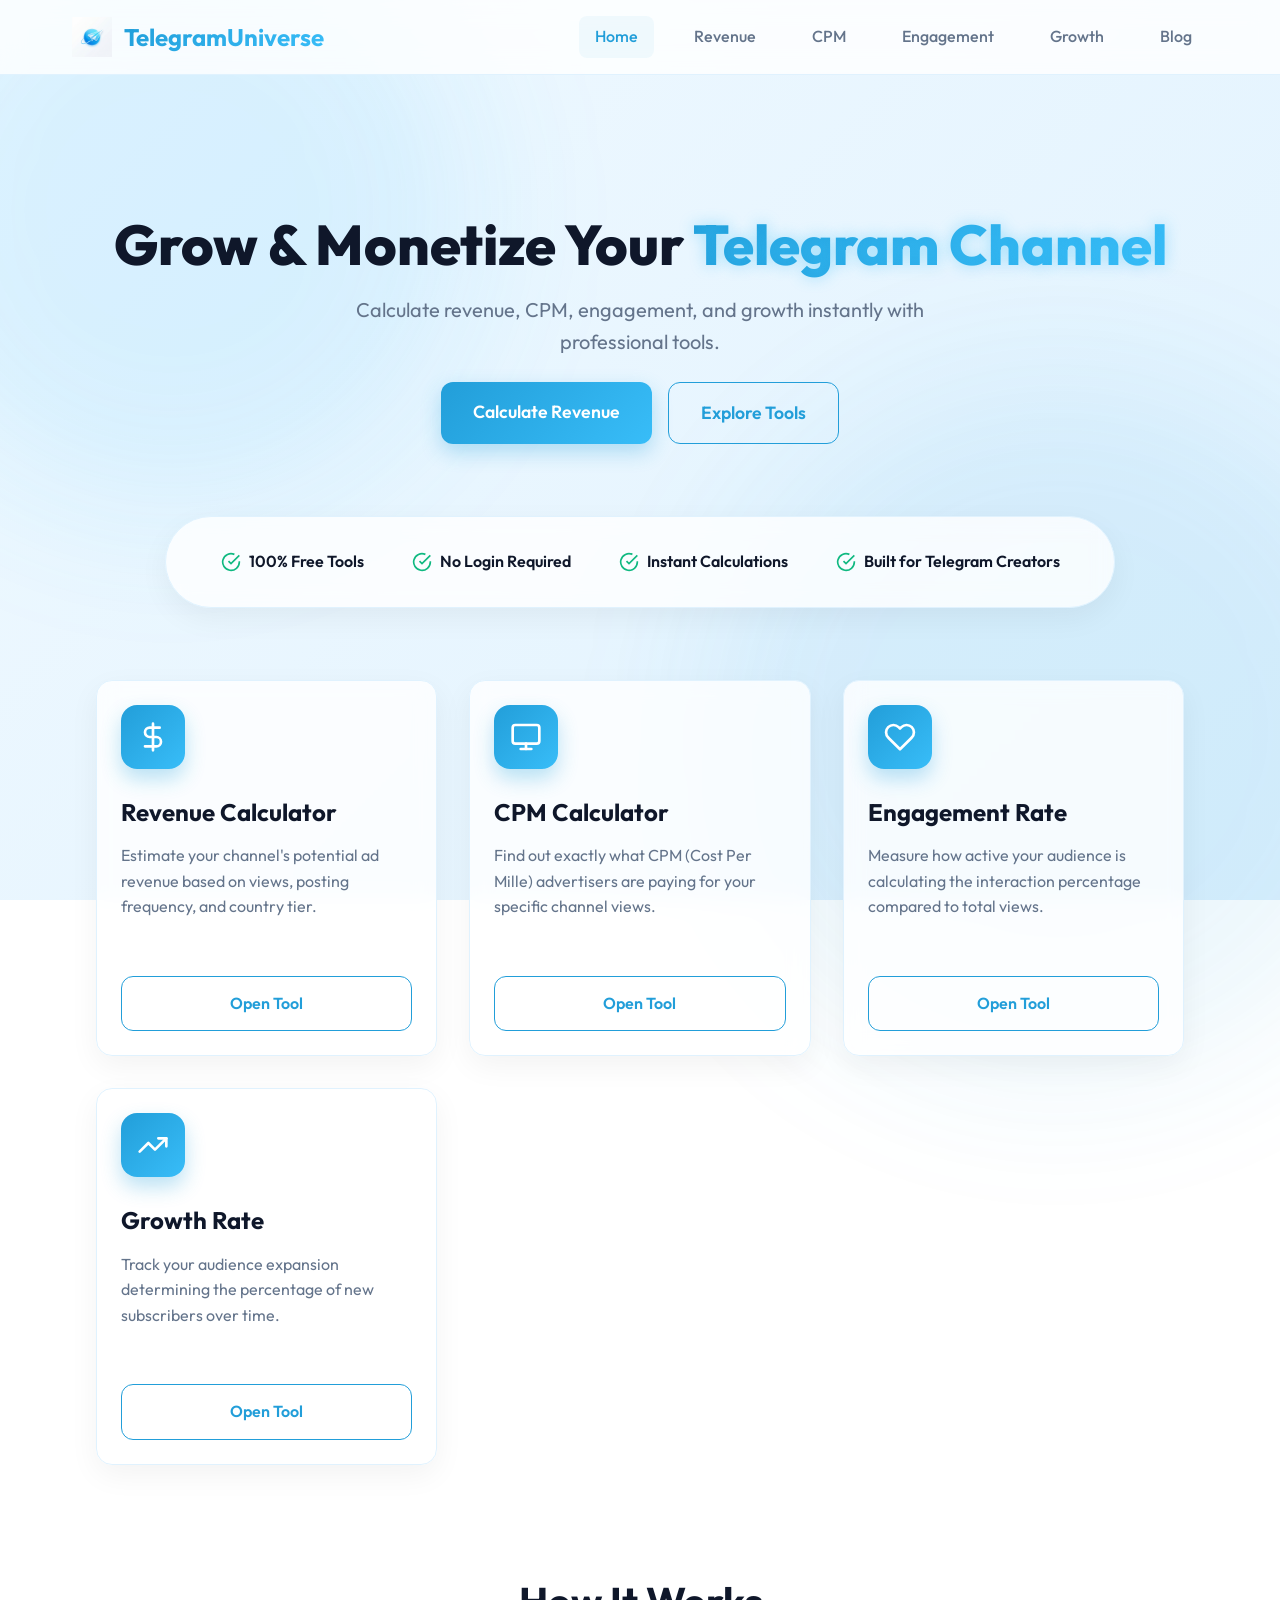
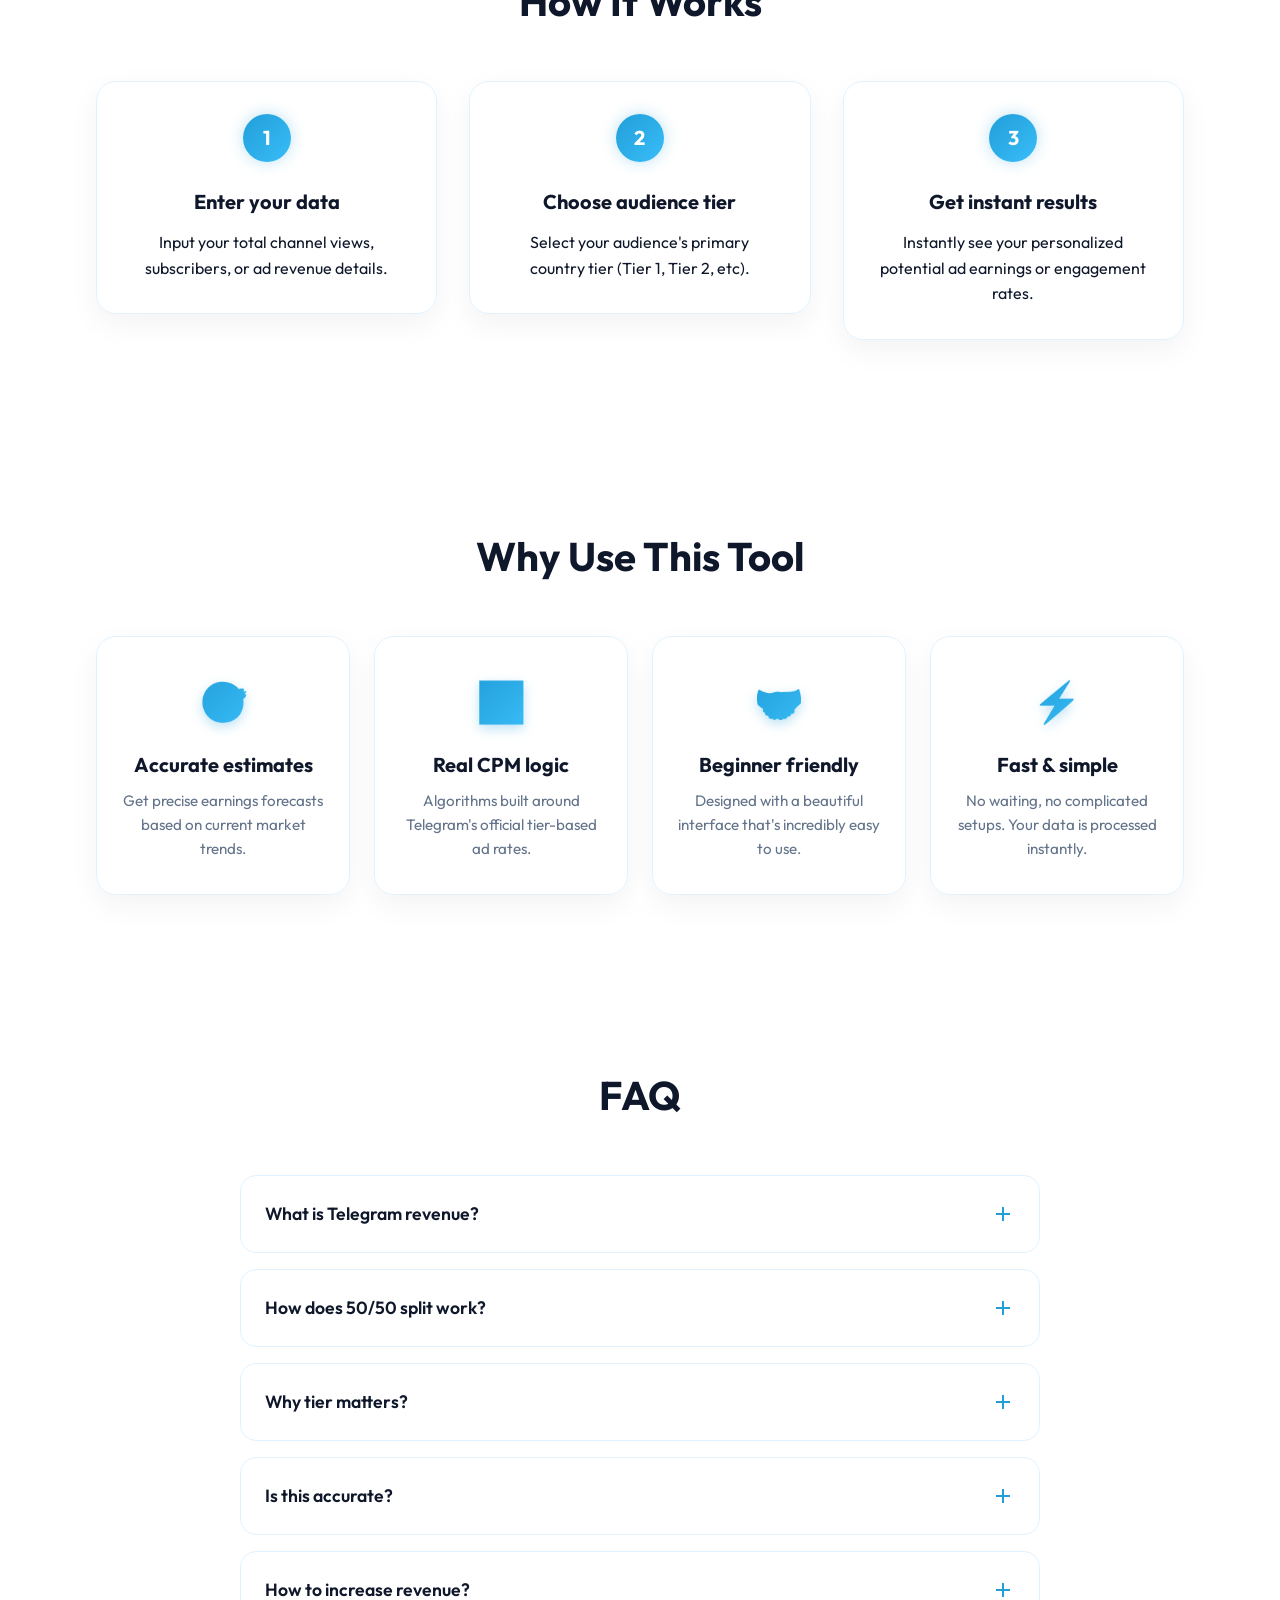
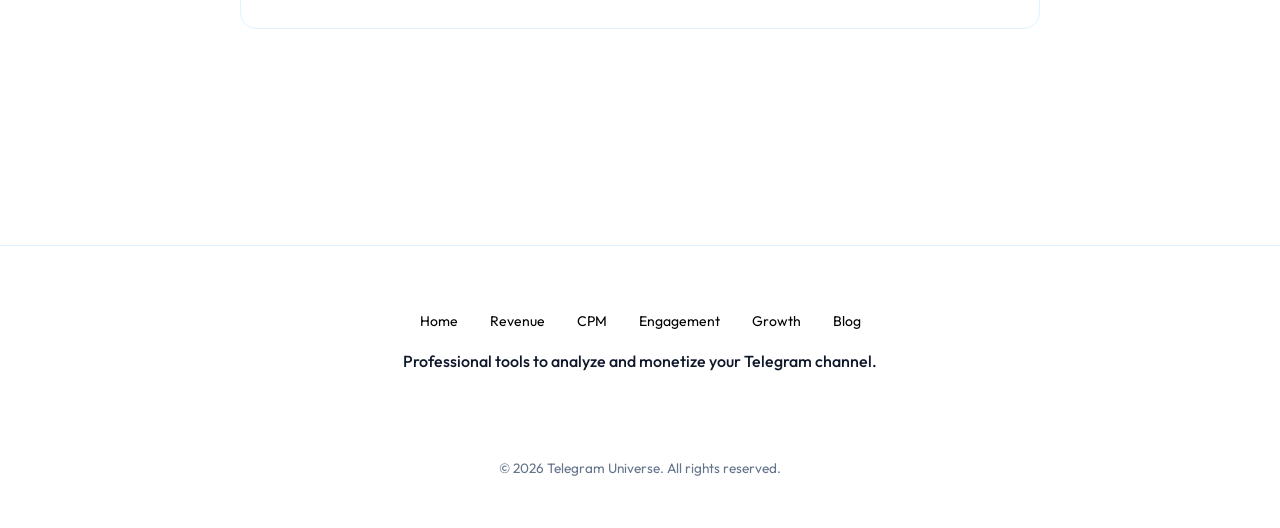
<file: index.html>
<!DOCTYPE html>
<html lang="en">

<head>
    <meta charset="UTF-8">
    <meta name="viewport" content="width=device-width, initial-scale=1.0, maximum-scale=1.0, user-scalable=no">
    <title>Telegram Universe - Free Telegram Channel Calculator Tools</title>
    <meta name="description"
        content="Free tools for Telegram channel owners. Calculate revenue, CPM, engagement rate and growth rate instantly. No login required. Built for Telegram creators.">
    <meta name="robots" content="index, follow">
    <link rel="canonical" href="https://www.telegramuniverse.tech/">
    <meta property="og:type" content="website">
    <meta property="og:site_name" content="Telegram Universe">
    <meta property="og:title" content="Telegram Universe - Free Telegram Channel Calculator Tools">
    <meta property="og:description" content="Free tools for Telegram channel owners. Calculate revenue, CPM, engagement rate and growth rate instantly. No login required. Built for Telegram creators.">
    <meta property="og:url" content="https://www.telegramuniverse.tech/">
    <meta property="og:image" content="https://www.telegramuniverse.tech/og-image.png">
    <link rel="icon" href="logo.png" type="image/png">
    <link rel="preconnect" href="https://fonts.googleapis.com">
    <link rel="dns-prefetch" href="https://www.googletagmanager.com">
    <link rel="stylesheet" href="styles.css">
    <!-- Google tag (gtag.js) -->
    <script async src="https://www.googletagmanager.com/gtag/js?id=G-THRJVB85P4"></script>
    <script>
        window.dataLayer = window.dataLayer || [];
        function gtag() { dataLayer.push(arguments); }
        gtag('js', new Date());

        gtag('config', 'G-THRJVB85P4');
    </script>
</head>

<body>
    <!-- put here-->
    <!-- 3D background elements -->
    <div class="bg-shape bg-shape-1"></div>
    <div class="bg-shape bg-shape-2"></div>

    <!-- Navigation -->
    <nav class="navbar">
        <div class="nav-container">
            <a href="index.html" class="nav-brand">
                <img src="logo.png" alt="Telegram Universe Logo" class="nav-logo">
                <span class="nav-brand-text">TelegramUniverse</span>
            </a>
            <button class="hamburger" id="nav-toggle" aria-label="Toggle navigation">
                <span></span>
                <span></span>
                <span></span>
            </button>
            <div class="nav-links" id="nav-links">
                <a href="index.html" class="active">Home</a>
                <a href="revenue.html">Revenue</a>
                <a href="cpm.html">CPM</a>
                <a href="engagement.html">Engagement</a>
                <a href="growth.html">Growth</a>
                <a href="blog.html">Blog</a>
            </div>
        </div>
    </nav>

    <main class="main-content">
        <!-- Hero Section -->
        <section class="hero">
            <h1>Grow & Monetize Your <span class="text-glow">Telegram Channel</span></h1>
            <p>Calculate revenue, CPM, engagement, and growth instantly with professional tools.</p>
            <div class="hero-buttons mt-4" style="display: flex; gap: 1rem; justify-content: center; flex-wrap: wrap;">
                <a href="revenue.html" class="btn btn-primary" style="font-size: 1.1rem; padding: 1rem 2rem;">Calculate
                    Revenue</a>
                <a href="#tools" class="btn btn-secondary" style="font-size: 1.1rem; padding: 1rem 2rem;">Explore
                    Tools</a>
            </div>
        </section>

        <!-- Trust Bar -->
        <section class="trust-bar fade-in-section">
            <div class="trust-item">
                <svg width="20" height="20" viewBox="0 0 24 24" fill="none" stroke="#10b981" stroke-width="2">
                    <path d="M22 11.08V12a10 10 0 1 1-5.93-9.14"></path>
                    <polyline points="22 4 12 14.01 9 11.01"></polyline>
                </svg>
                <span>100% Free Tools</span>
            </div>
            <div class="trust-item">
                <svg width="20" height="20" viewBox="0 0 24 24" fill="none" stroke="#10b981" stroke-width="2">
                    <path d="M22 11.08V12a10 10 0 1 1-5.93-9.14"></path>
                    <polyline points="22 4 12 14.01 9 11.01"></polyline>
                </svg>
                <span>No Login Required</span>
            </div>
            <div class="trust-item">
                <svg width="20" height="20" viewBox="0 0 24 24" fill="none" stroke="#10b981" stroke-width="2">
                    <path d="M22 11.08V12a10 10 0 1 1-5.93-9.14"></path>
                    <polyline points="22 4 12 14.01 9 11.01"></polyline>
                </svg>
                <span>Instant Calculations</span>
            </div>
            <div class="trust-item">
                <svg width="20" height="20" viewBox="0 0 24 24" fill="none" stroke="#10b981" stroke-width="2">
                    <path d="M22 11.08V12a10 10 0 1 1-5.93-9.14"></path>
                    <polyline points="22 4 12 14.01 9 11.01"></polyline>
                </svg>
                <span>Built for Telegram Creators</span>
            </div>
        </section>

        <!-- Tools Grid -->
        <section id="tools" class="tools-grid mt-4" style="margin-top: 4rem;">
            <!-- Revenue Calculator Card -->
            <div class="glass-card tool-card fade-in-section">
                <div class="tool-icon">
                    <svg width="32" height="32" viewBox="0 0 24 24" fill="none" stroke="currentColor" stroke-width="2"
                        stroke-linecap="round" stroke-linejoin="round">
                        <path d="M12 2v20M17 5H9.5a3.5 3.5 0 0 0 0 7h5a3.5 3.5 0 0 1 0 7H6" />
                    </svg>
                </div>
                <h3>Revenue Calculator</h3>
                <p>Estimate your channel's potential ad revenue based on views, posting frequency, and country tier.</p>
                <a href="revenue.html" class="btn btn-secondary btn-block">Open Tool</a>
            </div>

            <!-- CPM Calculator Card -->
            <div class="glass-card tool-card fade-in-section" style="transition-delay: 100ms;">
                <div class="tool-icon">
                    <svg width="32" height="32" viewBox="0 0 24 24" fill="none" stroke="currentColor" stroke-width="2"
                        stroke-linecap="round" stroke-linejoin="round">
                        <rect x="2" y="3" width="20" height="14" rx="2" ry="2" />
                        <line x1="8" y1="21" x2="16" y2="21" />
                        <line x1="12" y1="17" x2="12" y2="21" />
                    </svg>
                </div>
                <h3>CPM Calculator</h3>
                <p>Find out exactly what CPM (Cost Per Mille) advertisers are paying for your specific channel views.
                </p>
                <a href="cpm.html" class="btn btn-secondary btn-block">Open Tool</a>
            </div>

            <!-- Engagement Rate Card -->
            <div class="glass-card tool-card fade-in-section" style="transition-delay: 200ms;">
                <div class="tool-icon">
                    <svg width="32" height="32" viewBox="0 0 24 24" fill="none" stroke="currentColor" stroke-width="2"
                        stroke-linecap="round" stroke-linejoin="round">
                        <path
                            d="M20.84 4.61a5.5 5.5 0 0 0-7.78 0L12 5.67l-1.06-1.06a5.5 5.5 0 0 0-7.78 7.78l1.06 1.06L12 21.23l7.78-7.78 1.06-1.06a5.5 5.5 0 0 0 0-7.78z" />
                    </svg>
                </div>
                <h3>Engagement Rate</h3>
                <p>Measure how active your audience is calculating the interaction percentage compared to total views.
                </p>
                <a href="engagement.html" class="btn btn-secondary btn-block">Open Tool</a>
            </div>

            <!-- Growth Rate Card -->
            <div class="glass-card tool-card fade-in-section" style="transition-delay: 300ms;">
                <div class="tool-icon">
                    <svg width="32" height="32" viewBox="0 0 24 24" fill="none" stroke="currentColor" stroke-width="2"
                        stroke-linecap="round" stroke-linejoin="round">
                        <polyline points="22 7 13.5 15.5 8.5 10.5 2 17" />
                        <polyline points="16 7 22 7 22 13" />
                    </svg>
                </div>
                <h3>Growth Rate</h3>
                <p>Track your audience expansion determining the percentage of new subscribers over time.</p>
                <a href="growth.html" class="btn btn-secondary btn-block">Open Tool</a>
            </div>
        </section>

        <!-- How It Works Section -->
        <section class="fade-in-section mt-4" style="margin-top: 6rem;">
            <h2 class="section-title">How It Works</h2>
            <div class="steps-container">
                <div class="glass-card step-card">
                    <div class="step-number">1</div>
                    <h4>Enter your data</h4>
                    <p>Input your total channel views, subscribers, or ad revenue details.</p>
                </div>
                <div class="glass-card step-card">
                    <div class="step-number">2</div>
                    <h4>Choose audience tier</h4>
                    <p>Select your audience's primary country tier (Tier 1, Tier 2, etc).</p>
                </div>
                <div class="glass-card step-card">
                    <div class="step-number">3</div>
                    <h4>Get instant results</h4>
                    <p>Instantly see your personalized potential ad earnings or engagement rates.</p>
                </div>
            </div>
        </section>

        <!-- Why Use Section -->
        <section class="fade-in-section mt-4">
            <h2 class="section-title">Why Use This Tool</h2>
            <div class="info-grid">
                <div class="glass-card info-card">
                    <div class="info-icon">🎯</div>
                    <h4>Accurate estimates</h4>
                    <p>Get precise earnings forecasts based on current market trends.</p>
                </div>
                <div class="glass-card info-card">
                    <div class="info-icon">📈</div>
                    <h4>Real CPM logic</h4>
                    <p>Algorithms built around Telegram's official tier-based ad rates.</p>
                </div>
                <div class="glass-card info-card">
                    <div class="info-icon">🤝</div>
                    <h4>Beginner friendly</h4>
                    <p>Designed with a beautiful interface that's incredibly easy to use.</p>
                </div>
                <div class="glass-card info-card">
                    <div class="info-icon">⚡</div>
                    <h4>Fast & simple</h4>
                    <p>No waiting, no complicated setups. Your data is processed instantly.</p>
                </div>
            </div>
        </section>

        <!-- FAQ Section -->
        <section class="fade-in-section mt-4" style="margin-top: 6rem;">
            <h2 class="section-title">FAQ</h2>
            <div class="faq-container">
                <div class="faq-item">
                    <div class="faq-question">
                        <span>What is Telegram revenue?</span>
                        <div class="faq-icon">
                            <svg width="24" height="24" viewBox="0 0 24 24" fill="none" stroke="currentColor"
                                stroke-width="2">
                                <line x1="12" y1="5" x2="12" y2="19"></line>
                                <line x1="5" y1="12" x2="19" y2="12"></line>
                            </svg>
                        </div>
                    </div>
                    <div class="faq-answer">
                        <div class="faq-answer-inner">
                            Telegram displays sponsored messages in large public channels. Channel owners earn revenue
                            by displaying these ads, sharing profits with Telegram.
                        </div>
                    </div>
                </div>
                <div class="faq-item">
                    <div class="faq-question">
                        <span>How does 50/50 split work?</span>
                        <div class="faq-icon">
                            <svg width="24" height="24" viewBox="0 0 24 24" fill="none" stroke="currentColor"
                                stroke-width="2">
                                <line x1="12" y1="5" x2="12" y2="19"></line>
                                <line x1="5" y1="12" x2="19" y2="12"></line>
                            </svg>
                        </div>
                    </div>
                    <div class="faq-answer">
                        <div class="faq-answer-inner">
                            Telegram keeps 50% of the ad revenue generated on your channel, and the creator gets the
                            remaining 50%. Our tools calculate your true cut automatically.
                        </div>
                    </div>
                </div>
                <div class="faq-item">
                    <div class="faq-question">
                        <span>Why tier matters?</span>
                        <div class="faq-icon">
                            <svg width="24" height="24" viewBox="0 0 24 24" fill="none" stroke="currentColor"
                                stroke-width="2">
                                <line x1="12" y1="5" x2="12" y2="19"></line>
                                <line x1="5" y1="12" x2="19" y2="12"></line>
                            </svg>
                        </div>
                    </div>
                    <div class="faq-answer">
                        <div class="faq-answer-inner">
                            Advertisers pay more to show ads to users in Tier 1 countries (like USA, UK, Germany)
                            compared to other regions, resulting in a higher CPM for your channel.
                        </div>
                    </div>
                </div>
                <div class="faq-item">
                    <div class="faq-question">
                        <span>Is this accurate?</span>
                        <div class="faq-icon">
                            <svg width="24" height="24" viewBox="0 0 24 24" fill="none" stroke="currentColor"
                                stroke-width="2">
                                <line x1="12" y1="5" x2="12" y2="19"></line>
                                <line x1="5" y1="12" x2="19" y2="12"></line>
                            </svg>
                        </div>
                    </div>
                    <div class="faq-answer">
                        <div class="faq-answer-inner">
                            These are estimates based on market averages and current CPM trends. Actual earnings will
                            vary based on your channel's specific niche and audience behavior.
                        </div>
                    </div>
                </div>
                <div class="faq-item">
                    <div class="faq-question">
                        <span>How to increase revenue?</span>
                        <div class="faq-icon">
                            <svg width="24" height="24" viewBox="0 0 24 24" fill="none" stroke="currentColor"
                                stroke-width="2">
                                <line x1="12" y1="5" x2="12" y2="19"></line>
                                <line x1="5" y1="12" x2="19" y2="12"></line>
                            </svg>
                        </div>
                    </div>
                    <div class="faq-answer">
                        <div class="faq-answer-inner">
                            Focus on improving user engagement, growing real subscribers, and targeting audiences in
                            higher-tier countries to attract better advertiser rates.
                        </div>
                    </div>
                </div>
            </div>
        </section>

    </main>

    <!-- Instagram Follow Popup -->
    <div id="popup" class="modal-overlay" style="display: none;">
        <div class="modal-content glass-card">
            <button id="popup-close-btn" class="modal-close" aria-label="Close popup">&times;</button>
            <div class="modal-icon">
                <svg width="36" height="36" viewBox="0 0 24 24" fill="none" stroke="currentColor" stroke-width="2"
                    stroke-linecap="round" stroke-linejoin="round">
                    <rect x="2" y="2" width="20" height="20" rx="5" ry="5"></rect>
                    <path d="M16 11.37A4 4 0 1 1 12.63 8 4 4 0 0 1 16 11.37z"></path>
                    <line x1="17.5" y1="6.5" x2="17.51" y2="6.5"></line>
                </svg>
            </div>
            <h3 class="modal-title">@IBFSPACE</h3>
            <p class="modal-subtitle">Follow for updates 🚀</p>
            <a href="https://www.instagram.com/ibfspace?igsh=aXNyZGxnOGpob3c3" target="_blank" id="popup-follow-btn"
                class="btn btn-primary btn-block mb-3"
                style="display: flex; justify-content: center; align-items: center; gap: 8px;">
                Follow on Instagram
            </a>
            <button id="popup-skip-btn" class="btn btn-secondary btn-block">Skip</button>
        </div>
    </div>

    <!-- Footer -->
    <footer class="site-footer mt-4">
        <nav class="footer-links">
            <a href="index.html">Home</a>
            <a href="revenue.html">Revenue</a>
            <a href="cpm.html">CPM</a>
            <a href="engagement.html">Engagement</a>
            <a href="growth.html">Growth</a>
            <a href="blog.html">Blog</a>
        </nav>
        <p class="footer-tagline" style="color: var(--text-primary); font-weight: 500; margin-bottom: 1rem;">
            Professional tools to analyze and monetize your Telegram channel.
        </p>
        <p class="footer-disclaimer">
            Not affiliated with Telegram FZ-LLC. Earnings are simulated estimates for educational purposes.<br>
            All data is processed strictly locally in your browser.
        </p>
        <p class="footer-copyright mt-4" style="font-size: 0.85rem; color: var(--text-secondary);">
            &copy; 2026 Telegram Universe. All rights reserved.
        </p>
    </footer>

    <script src="script.js" defer></script>
    <script type="application/ld+json">
    {
      "@context": "https://schema.org",
      "@type": "WebSite",
      "name": "Telegram Universe",
      "url": "https://www.telegramuniverse.tech",
      "description": "Free tools for Telegram channel owners to calculate revenue, CPM, engagement and growth",
      "potentialAction": {
        "@type": "SearchAction",
        "target": "https://www.telegramuniverse.tech/?q={search_term_string}",
        "query-input": "required name=search_term_string"
      }
    }
    </script>
</body>

</html>
</file>
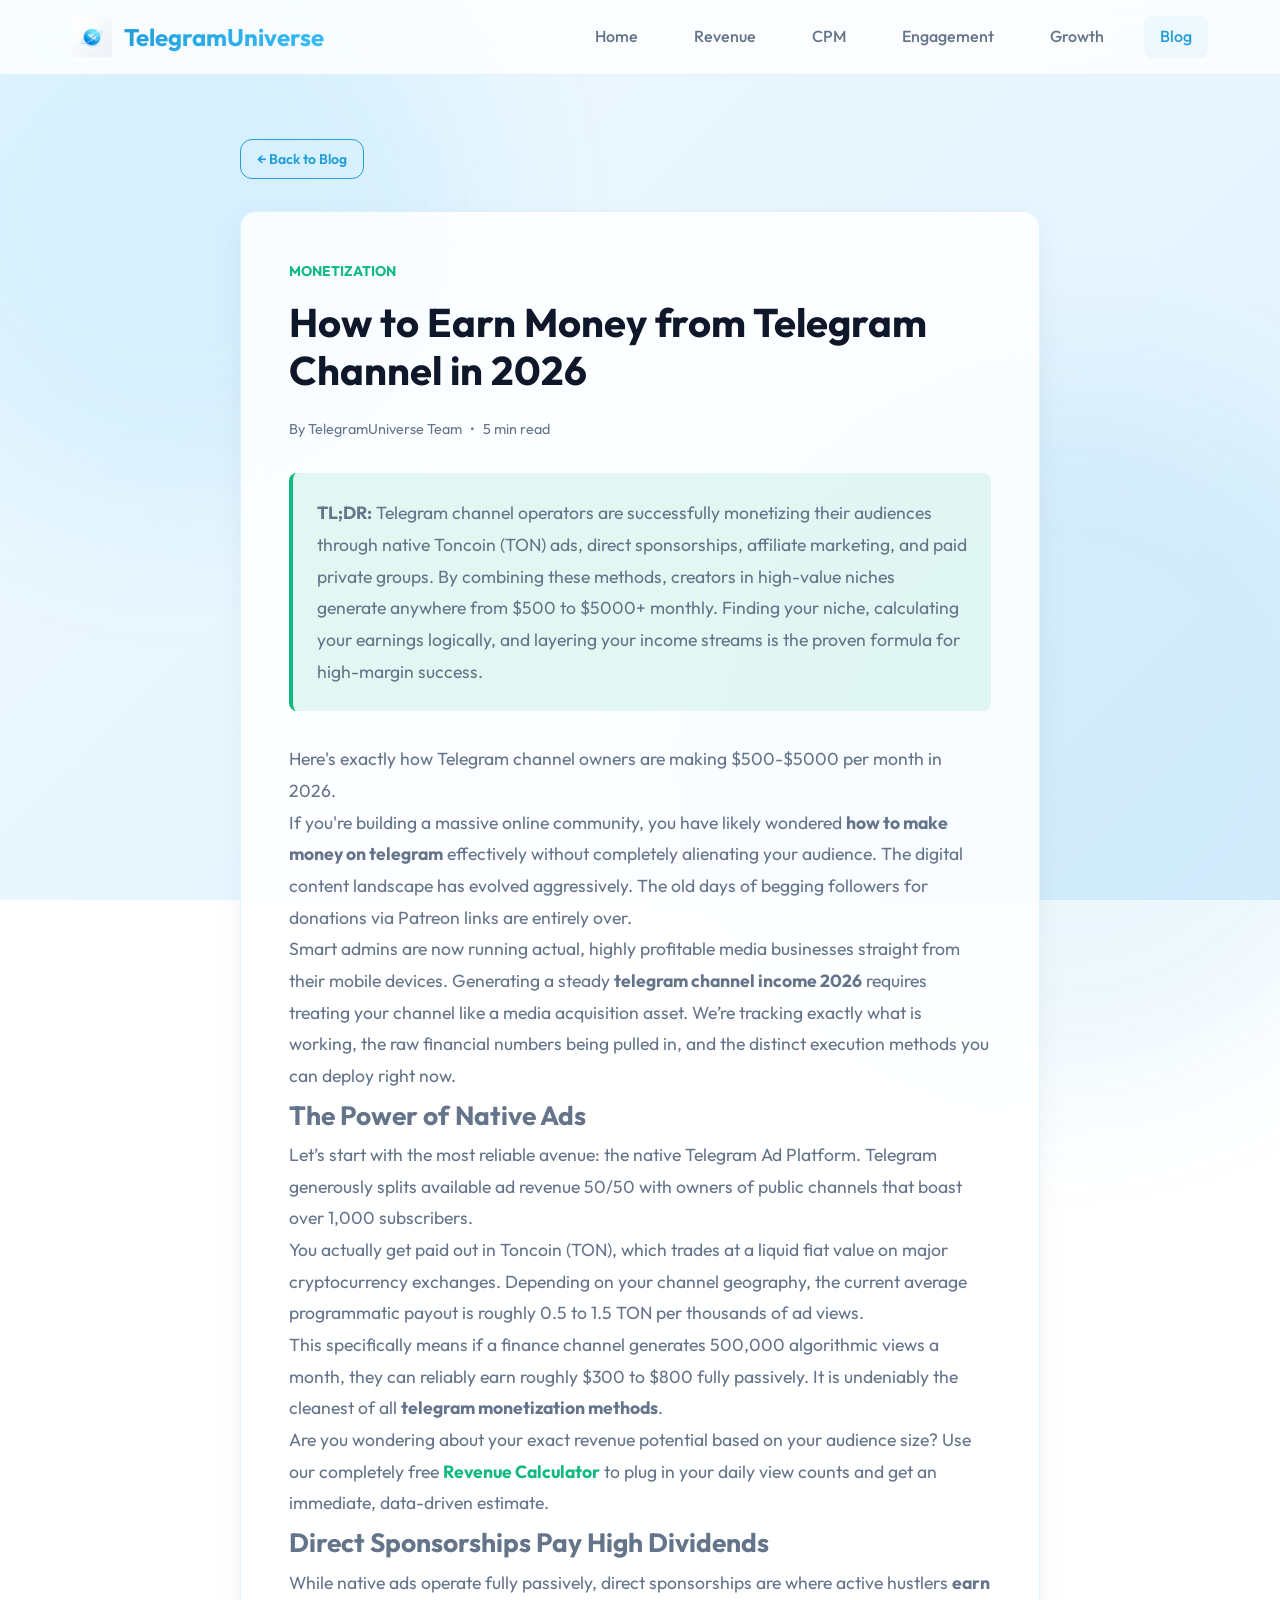
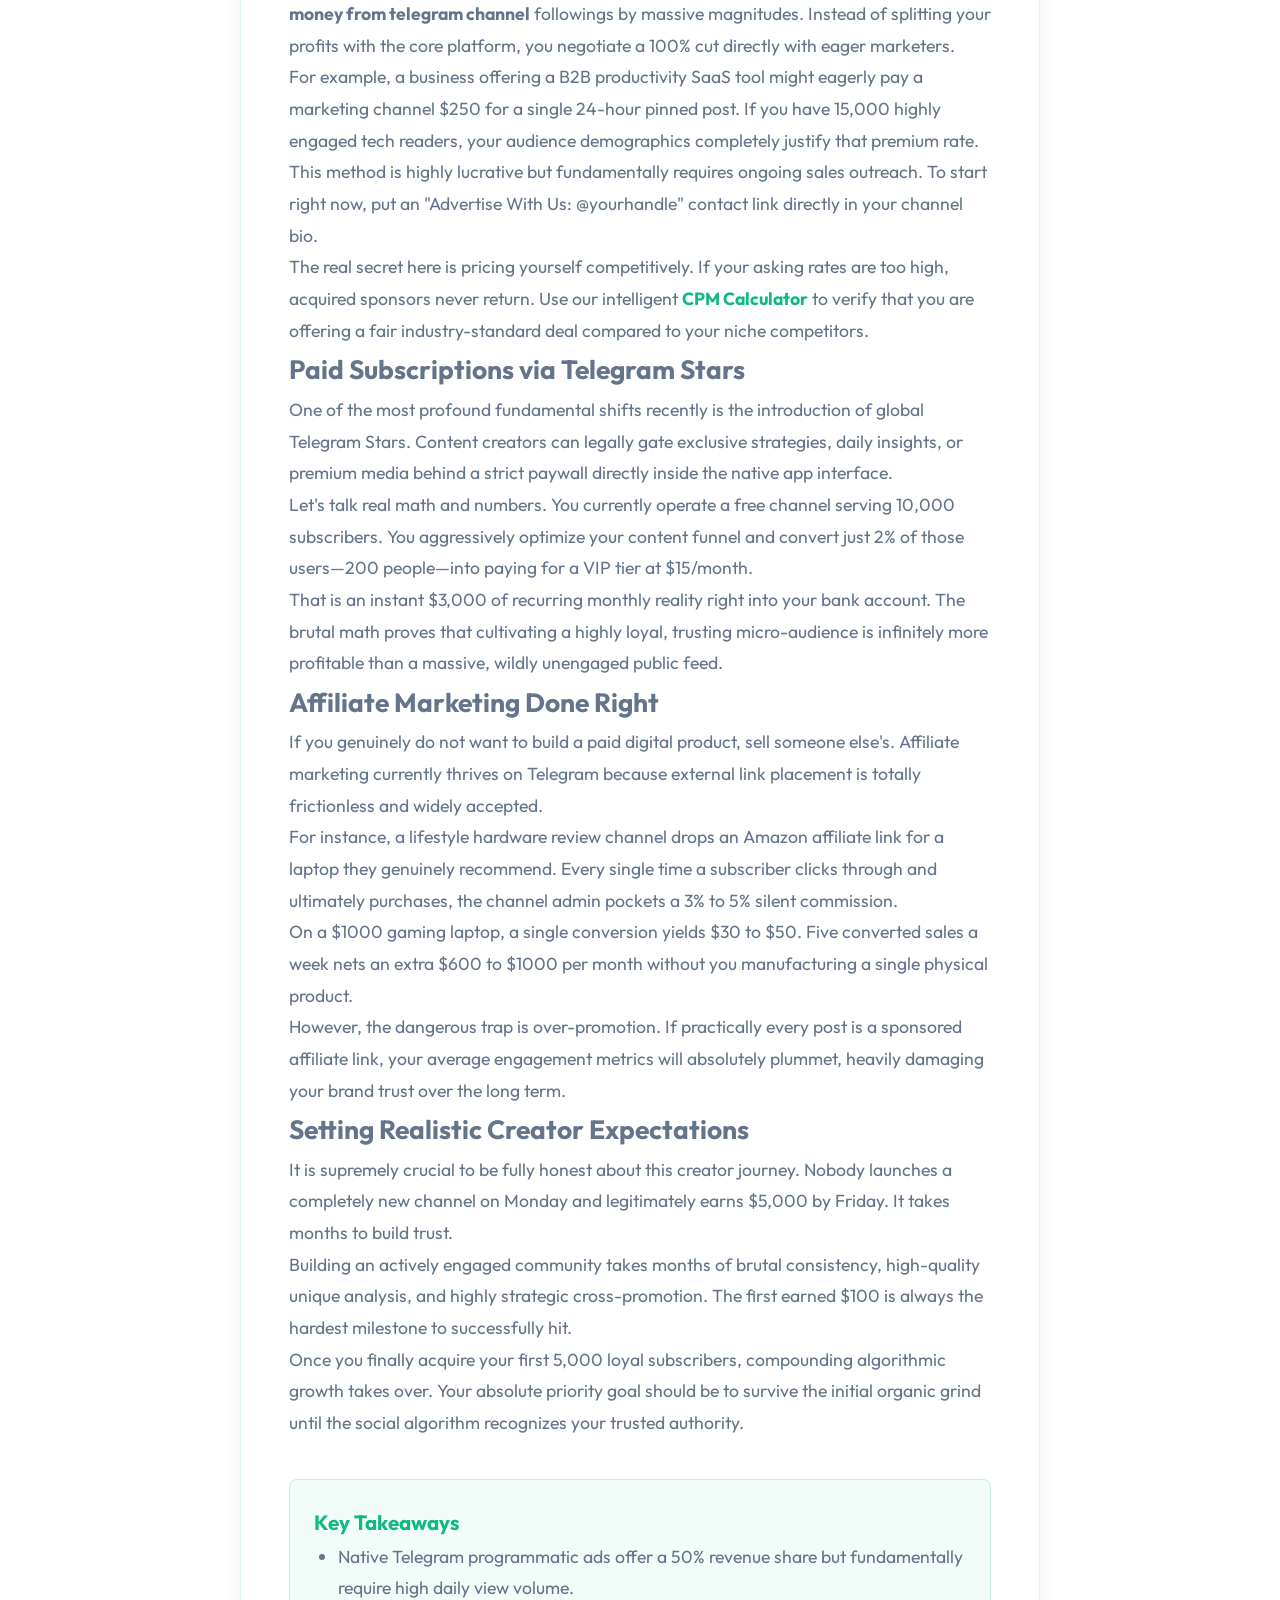
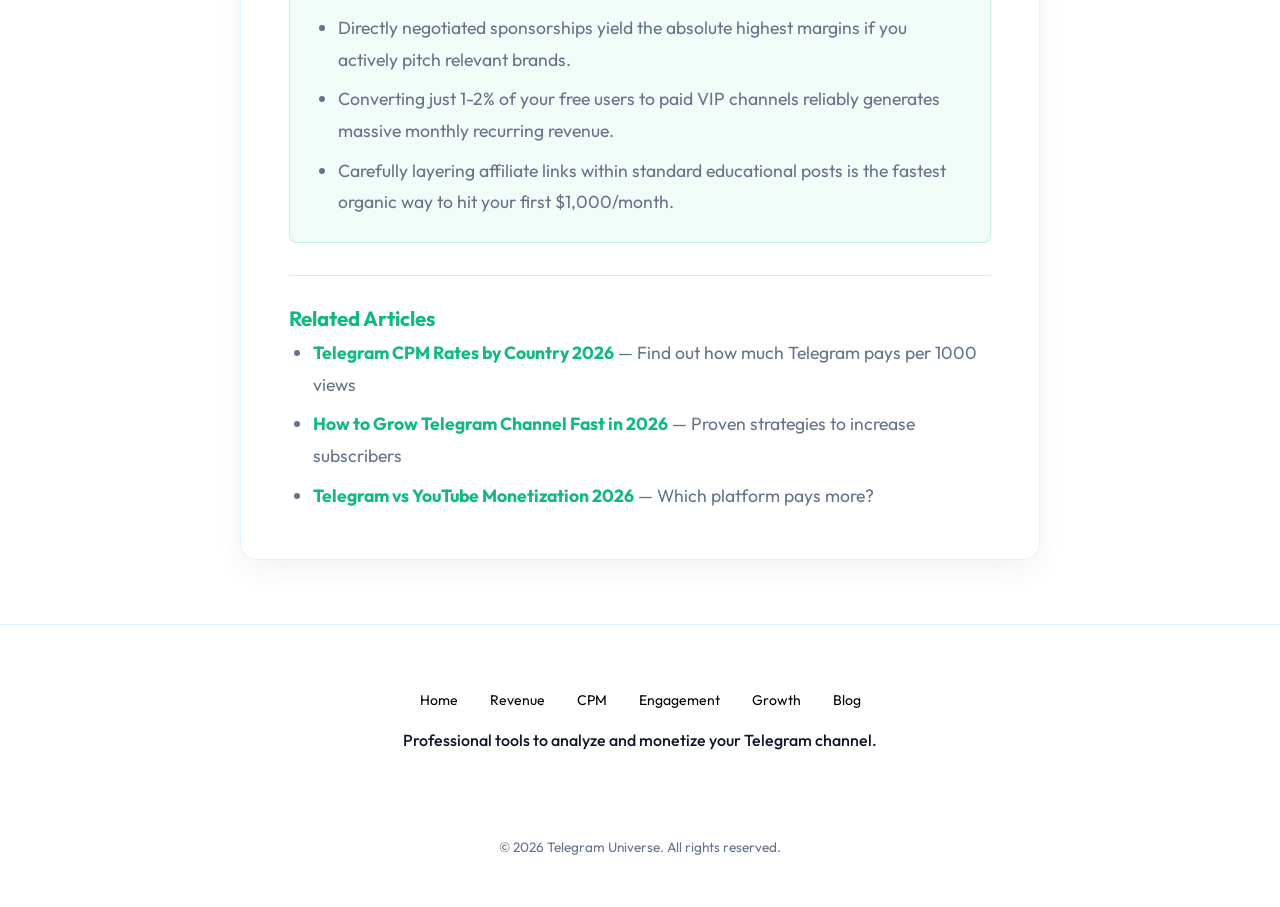
<file: blog-earn-money-telegram.html>
<!DOCTYPE html>
<html lang="en">
<head>
    <meta charset="UTF-8">
    <meta name="viewport" content="width=device-width, initial-scale=1.0, maximum-scale=1.0, user-scalable=no">
    <title>How to Earn Money from Telegram Channel in 2026 - Complete Guide</title>
    <meta name="description" content="Complete guide to earning money from your Telegram channel in 2026. Learn native ads, sponsorships, affiliate marketing and paid subscriptions strategies.">
    <meta name="robots" content="index, follow">
    <link rel="canonical" href="https://www.telegramuniverse.tech/blog-earn-money-telegram">
    <meta property="og:type" content="website">
    <meta property="og:site_name" content="Telegram Universe">
    <meta property="og:title" content="How to Earn Money from Telegram Channel in 2026 - Complete Guide">
    <meta property="og:description" content="Complete guide to earning money from your Telegram channel in 2026. Learn native ads, sponsorships, affiliate marketing and paid subscriptions strategies.">
    <meta property="og:url" content="https://www.telegramuniverse.tech/blog-earn-money-telegram">
    <meta property="og:image" content="https://www.telegramuniverse.tech/og-image.png">
    <link rel="icon" href="logo.png" type="image/png">
    <link rel="preconnect" href="https://fonts.googleapis.com">
    <link rel="dns-prefetch" href="https://www.googletagmanager.com">
    <link rel="stylesheet" href="styles.css">
    <!-- Google tag (gtag.js) -->
    <script async src="https://www.googletagmanager.com/gtag/js?id=G-THRJVB85P4"></script>
    <script>
      window.dataLayer = window.dataLayer || [];
      function gtag(){dataLayer.push(arguments);}
      gtag('js', new Date());

      gtag('config', 'G-THRJVB85P4');
    </script>
</head>
<body>
    <div class="bg-shape bg-shape-1"></div>
    <div class="bg-shape bg-shape-2"></div>

    <nav class="navbar">
        <div class="nav-container">
            <a href="index.html" class="nav-brand">
                <img src="logo.png" alt="Telegram Universe Logo" class="nav-logo">
                <span class="nav-brand-text">TelegramUniverse</span>
            </a>
            <button class="hamburger" id="nav-toggle" aria-label="Toggle navigation">
                <span></span>
                <span></span>
                <span></span>
            </button>
            <div class="nav-links" id="nav-links">
                <a href="index.html">Home</a>
                <a href="revenue.html">Revenue</a>
                <a href="cpm.html">CPM</a>
                <a href="engagement.html">Engagement</a>
                <a href="growth.html">Growth</a>
                <a href="blog.html" class="active">Blog</a>
            </div>
        </div>
    </nav>

    <main class="main-content">
        <div class="mb-5" style="max-width: 800px; margin-left: auto; margin-right: auto;">
            <a href="blog.html" class="btn btn-secondary" style="padding: 0.5rem 1rem; font-size: 0.875rem;">&larr; Back to Blog</a>
        </div>
        
        <article class="glass-card fade-in-section" style="padding: 3rem; max-width: 800px; margin: 0 auto; background: rgba(255, 255, 255, 0.85); backdrop-filter: blur(12px);">
            <div style="font-size: 0.875rem; color: #10b981; margin-bottom: 1rem; font-weight: bold; text-transform: uppercase;">Monetization</div>
            <h1 style="font-size: 2.5rem; margin-bottom: 1.5rem; color: var(--text-primary); line-height: 1.2;">How to Earn Money from Telegram Channel in 2026</h1>
            <div class="flex items-center gap-2 mb-5" style="color: var(--text-secondary); font-size: 0.9rem;">
                <span>By TelegramUniverse Team</span>
                <span>&bull;</span>
                <span>5 min read</span>
            </div>

            <div style="line-height: 1.8; color: var(--text-secondary); font-size: 1.1rem;">
                <div style="background: rgba(16, 185, 129, 0.1); padding: 1.5rem; border-radius: 8px; border-left: 4px solid #10b981; margin-bottom: 2rem;">
                    <strong>TL;DR:</strong> Telegram channel operators are successfully monetizing their audiences through native Toncoin (TON) ads, direct sponsorships, affiliate marketing, and paid private groups. By combining these methods, creators in high-value niches generate anywhere from $500 to $5000+ monthly. Finding your niche, calculating your earnings logically, and layering your income streams is the proven formula for high-margin success.
                </div>
                
                <p>Here's exactly how Telegram channel owners are making $500-$5000 per month in 2026.</p>
                <p>If you're building a massive online community, you have likely wondered <strong>how to make money on telegram</strong> effectively without completely alienating your audience. The digital content landscape has evolved aggressively. The old days of begging followers for donations via Patreon links are entirely over.</p>
                <p>Smart admins are now running actual, highly profitable media businesses straight from their mobile devices. Generating a steady <strong>telegram channel income 2026</strong> requires treating your channel like a media acquisition asset. We’re tracking exactly what is working, the raw financial numbers being pulled in, and the distinct execution methods you can deploy right now.</p>
                
                <h2>The Power of Native Ads</h2>
                <p>Let’s start with the most reliable avenue: the native Telegram Ad Platform. Telegram generously splits available ad revenue 50/50 with owners of public channels that boast over 1,000 subscribers.</p>
                <p>You actually get paid out in Toncoin (TON), which trades at a liquid fiat value on major cryptocurrency exchanges. Depending on your channel geography, the current average programmatic payout is roughly 0.5 to 1.5 TON per thousands of ad views.</p>
                <p>This specifically means if a finance channel generates 500,000 algorithmic views a month, they can reliably earn roughly $300 to $800 fully passively. It is undeniably the cleanest of all <strong>telegram monetization methods</strong>.</p>
                <p>Are you wondering about your exact revenue potential based on your audience size? Use our completely free <a href="revenue.html" style="color: #10b981; text-decoration: none; font-weight: bold;">Revenue Calculator</a> to plug in your daily view counts and get an immediate, data-driven estimate.</p>
                
                <h2>Direct Sponsorships Pay High Dividends</h2>
                <p>While native ads operate fully passively, direct sponsorships are where active hustlers <strong>earn money from telegram channel</strong> followings by massive magnitudes. Instead of splitting your profits with the core platform, you negotiate a 100% cut directly with eager marketers.</p>
                <p>For example, a business offering a B2B productivity SaaS tool might eagerly pay a marketing channel $250 for a single 24-hour pinned post. If you have 15,000 highly engaged tech readers, your audience demographics completely justify that premium rate.</p>
                <p>This method is highly lucrative but fundamentally requires ongoing sales outreach. To start right now, put an "Advertise With Us: @yourhandle" contact link directly in your channel bio.</p>
                <p>The real secret here is pricing yourself competitively. If your asking rates are too high, acquired sponsors never return. Use our intelligent <a href="cpm.html" style="color: #10b981; text-decoration: none; font-weight: bold;">CPM Calculator</a> to verify that you are offering a fair industry-standard deal compared to your niche competitors.</p>
                
                <h2>Paid Subscriptions via Telegram Stars</h2>
                <p>One of the most profound fundamental shifts recently is the introduction of global Telegram Stars. Content creators can legally gate exclusive strategies, daily insights, or premium media behind a strict paywall directly inside the native app interface.</p>
                <p>Let's talk real math and numbers. You currently operate a free channel serving 10,000 subscribers. You aggressively optimize your content funnel and convert just 2% of those users—200 people—into paying for a VIP tier at $15/month.</p>
                <p>That is an instant $3,000 of recurring monthly reality right into your bank account. The brutal math proves that cultivating a highly loyal, trusting micro-audience is infinitely more profitable than a massive, wildly unengaged public feed.</p>
                
                <h2>Affiliate Marketing Done Right</h2>
                <p>If you genuinely do not want to build a paid digital product, sell someone else's. Affiliate marketing currently thrives on Telegram because external link placement is totally frictionless and widely accepted.</p>
                <p>For instance, a lifestyle hardware review channel drops an Amazon affiliate link for a laptop they genuinely recommend. Every single time a subscriber clicks through and ultimately purchases, the channel admin pockets a 3% to 5% silent commission.</p>
                <p>On a $1000 gaming laptop, a single conversion yields $30 to $50. Five converted sales a week nets an extra $600 to $1000 per month without you manufacturing a single physical product.</p>
                <p>However, the dangerous trap is over-promotion. If practically every post is a sponsored affiliate link, your average engagement metrics will absolutely plummet, heavily damaging your brand trust over the long term.</p>
                
                <h2>Setting Realistic Creator Expectations</h2>
                <p>It is supremely crucial to be fully honest about this creator journey. Nobody launches a completely new channel on Monday and legitimately earns $5,000 by Friday. It takes months to build trust.</p>
                <p>Building an actively engaged community takes months of brutal consistency, high-quality unique analysis, and highly strategic cross-promotion. The first earned $100 is always the hardest milestone to successfully hit.</p>
                <p>Once you finally acquire your first 5,000 loyal subscribers, compounding algorithmic growth takes over. Your absolute priority goal should be to survive the initial organic grind until the social algorithm recognizes your trusted authority.</p>
                
                <div style="background: rgba(16, 185, 129, 0.05); padding: 1.5rem; border-radius: 8px; border: 1px solid rgba(16, 185, 129, 0.2); margin-top: 2.5rem;">
                    <h3 style="margin-top: 0; color: #10b981;">Key Takeaways</h3>
                    <ul style="margin: 0; padding-left: 1.5rem;">
                        <li style="margin-bottom: 0.5rem;">Native Telegram programmatic ads offer a 50% revenue share but fundamentally require high daily view volume.</li>
                        <li style="margin-bottom: 0.5rem;">Directly negotiated sponsorships yield the absolute highest margins if you actively pitch relevant brands.</li>
                        <li style="margin-bottom: 0.5rem;">Converting just 1-2% of your free users to paid VIP channels reliably generates massive monthly recurring revenue.</li>
                        <li style="margin-bottom: 0;">Carefully layering affiliate links within standard educational posts is the fastest organic way to hit your first $1,000/month.</li>
                    </ul>
                </div>

                <div style="margin-top: 2rem; padding-top: 1.5rem; border-top: 1px solid rgba(16, 185, 129, 0.2);">
                    <h3 style="color: #10b981;">Related Articles</h3>
                    <ul style="padding-left: 1.5rem;">
                        <li style="margin-bottom: 0.5rem;"><a href="blog-telegram-cpm-rates.html" style="color: #10b981; text-decoration: none; font-weight: bold;">Telegram CPM Rates by Country 2026</a> — Find out how much Telegram pays per 1000 views</li>
                        <li style="margin-bottom: 0.5rem;"><a href="blog-grow-telegram-channel.html" style="color: #10b981; text-decoration: none; font-weight: bold;">How to Grow Telegram Channel Fast in 2026</a> — Proven strategies to increase subscribers</li>
                        <li style="margin-bottom: 0;"><a href="blog-telegram-vs-youtube.html" style="color: #10b981; text-decoration: none; font-weight: bold;">Telegram vs YouTube Monetization 2026</a> — Which platform pays more?</li>
                    </ul>
                </div>
            </div>
        </article>
    </main>

    <!-- Footer -->
    <footer class="site-footer mt-4">
        <nav class="footer-links">
            <a href="index.html">Home</a>
            <a href="revenue.html">Revenue</a>
            <a href="cpm.html">CPM</a>
            <a href="engagement.html">Engagement</a>
            <a href="growth.html">Growth</a>
            <a href="blog.html">Blog</a>
        </nav>
        <p class="footer-tagline" style="color: var(--text-primary); font-weight: 500; margin-bottom: 1rem;">
            Professional tools to analyze and monetize your Telegram channel.
        </p>
        <p class="footer-disclaimer">
            Not affiliated with Telegram FZ-LLC. Earnings are simulated estimates for educational purposes.<br>
            All data is processed strictly locally in your browser.
        </p>
        <p class="footer-copyright mt-4" style="font-size: 0.85rem; color: var(--text-secondary);">
            &copy; 2026 Telegram Universe. All rights reserved.
        </p>
    </footer>

    <script src="script.js"></script>
    <script type="application/ld+json">
    {
      "@context": "https://schema.org",
      "@type": "BlogPosting",
      "headline": "How to Earn Money from Telegram Channel in 2026",
      "url": "https://www.telegramuniverse.tech/blog-earn-money-telegram",
      "datePublished": "2026-04-12",
      "dateModified": "2026-04-12",
      "author": {
        "@type": "Organization",
        "name": "Telegram Universe"
      },
      "publisher": {
        "@type": "Organization",
        "name": "Telegram Universe",
        "url": "https://www.telegramuniverse.tech"
      },
      "description": "Complete guide to earning money from Telegram channel through native ads, sponsorships and affiliate marketing"
    }
    </script>
</body>
</html>
</file>
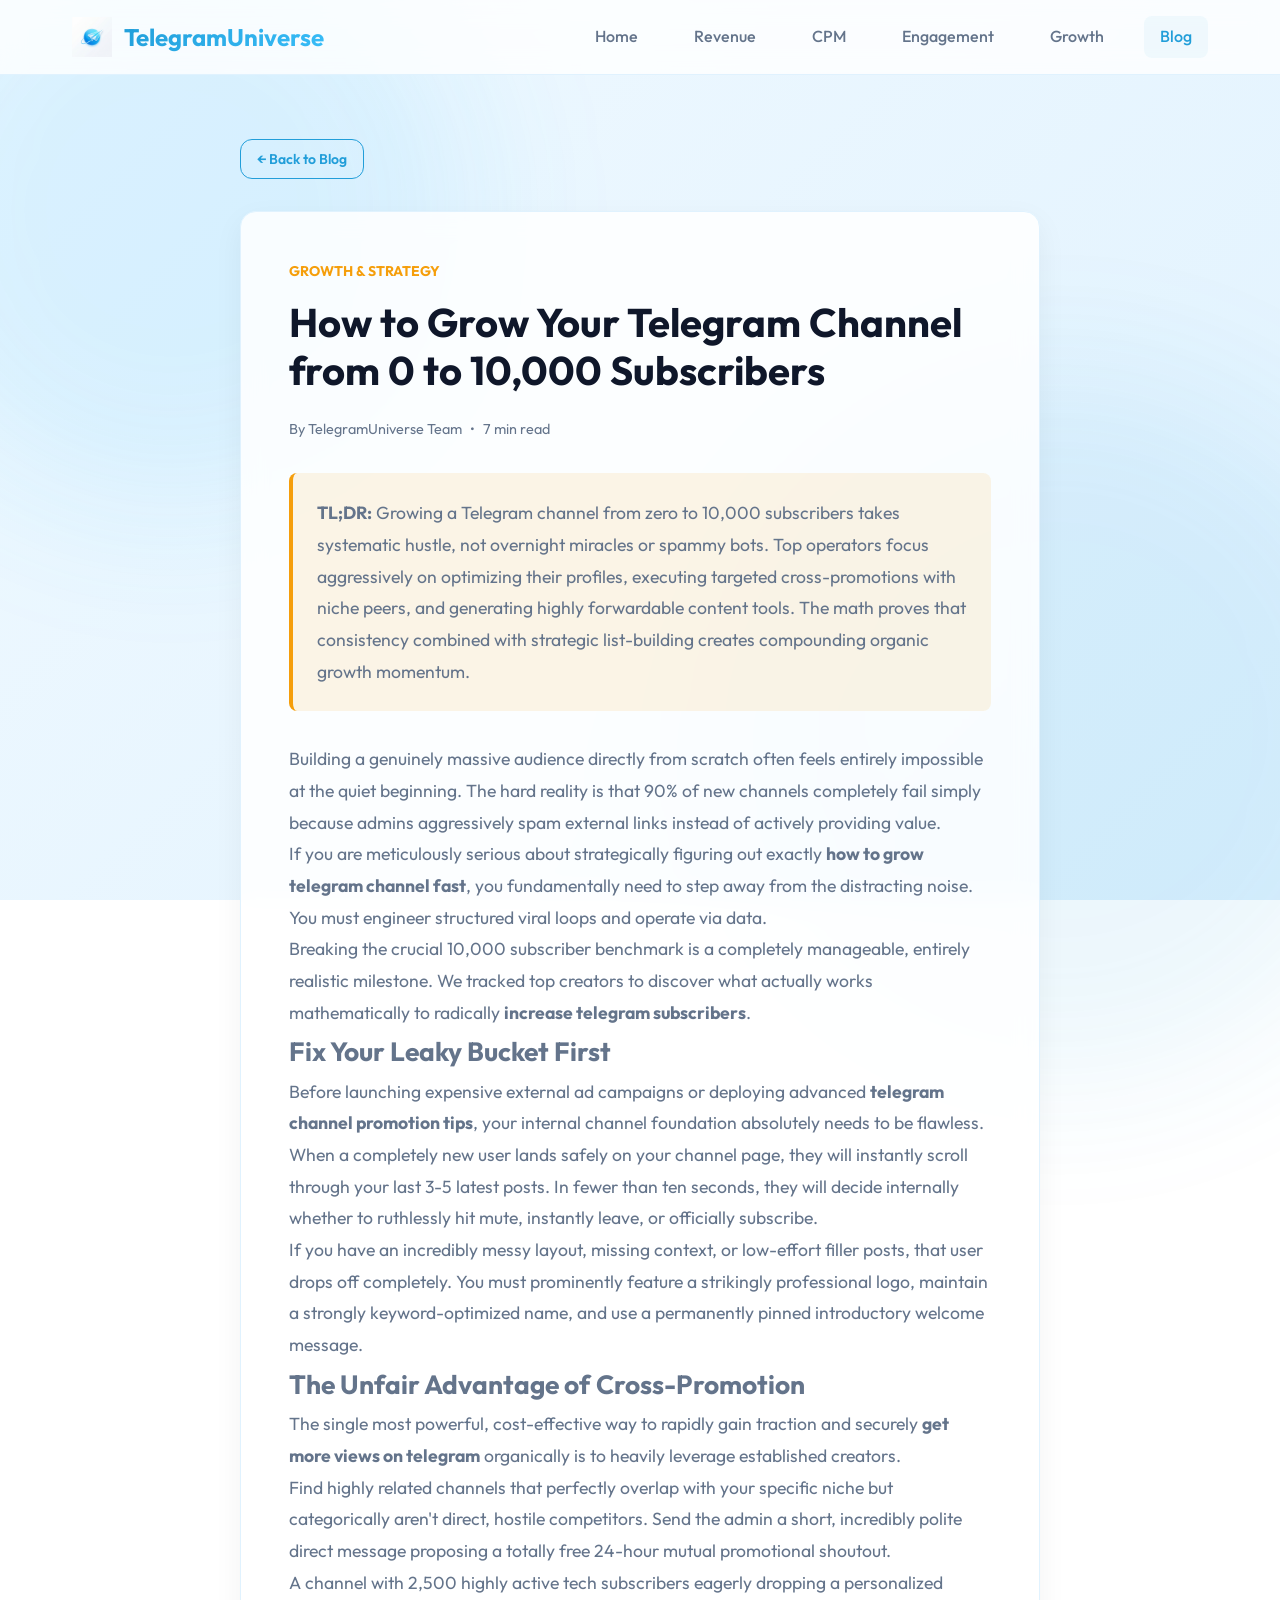
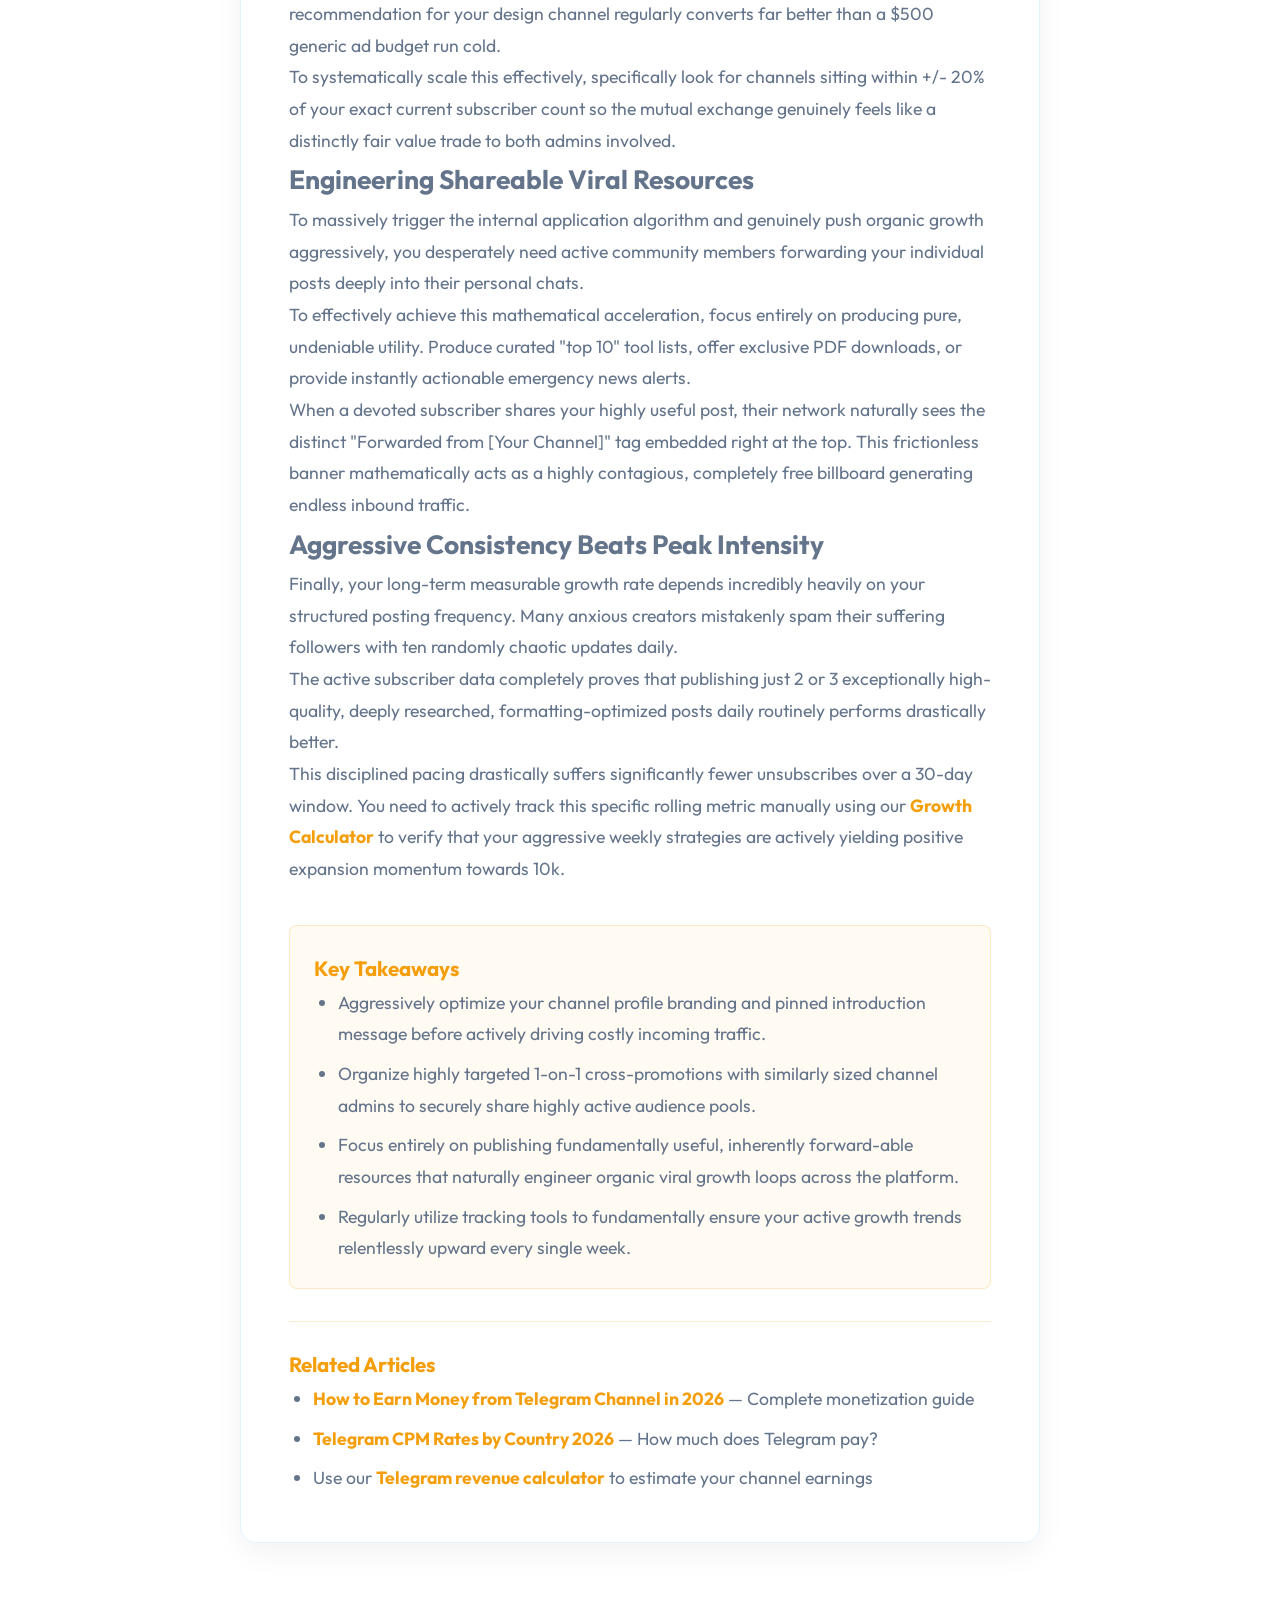
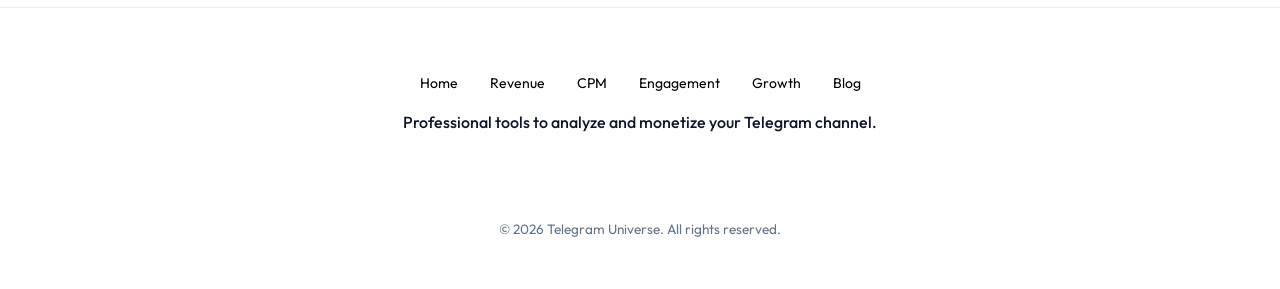
<file: blog-grow-telegram-channel.html>
<!DOCTYPE html>
<html lang="en">
<head>
    <meta charset="UTF-8">
    <meta name="viewport" content="width=device-width, initial-scale=1.0, maximum-scale=1.0, user-scalable=no">
    <title>How to Grow Telegram Channel Fast in 2026 - Proven Strategies</title>
    <meta name="description" content="Learn how to grow your Telegram channel fast in 2026. Proven strategies to increase subscribers, boost engagement and expand your audience organically.">
    <meta name="robots" content="index, follow">
    <link rel="canonical" href="https://www.telegramuniverse.tech/blog-grow-telegram-channel">
    <meta property="og:type" content="website">
    <meta property="og:site_name" content="Telegram Universe">
    <meta property="og:title" content="How to Grow Telegram Channel Fast in 2026 - Proven Strategies">
    <meta property="og:description" content="Learn how to grow your Telegram channel fast in 2026. Proven strategies to increase subscribers, boost engagement and expand your audience organically.">
    <meta property="og:url" content="https://www.telegramuniverse.tech/blog-grow-telegram-channel">
    <meta property="og:image" content="https://www.telegramuniverse.tech/og-image.png">
    <link rel="icon" href="logo.png" type="image/png">
    <link rel="preconnect" href="https://fonts.googleapis.com">
    <link rel="dns-prefetch" href="https://www.googletagmanager.com">
    <link rel="stylesheet" href="styles.css">
    <!-- Google tag (gtag.js) -->
    <script async src="https://www.googletagmanager.com/gtag/js?id=G-THRJVB85P4"></script>
    <script>
      window.dataLayer = window.dataLayer || [];
      function gtag(){dataLayer.push(arguments);}
      gtag('js', new Date());

      gtag('config', 'G-THRJVB85P4');
    </script>
</head>
<body>
    <div class="bg-shape bg-shape-1"></div>
    <div class="bg-shape bg-shape-2"></div>

    <nav class="navbar">
        <div class="nav-container">
            <a href="index.html" class="nav-brand">
                <img src="logo.png" alt="Telegram Universe Logo" class="nav-logo">
                <span class="nav-brand-text">TelegramUniverse</span>
            </a>
            <button class="hamburger" id="nav-toggle" aria-label="Toggle navigation">
                <span></span>
                <span></span>
                <span></span>
            </button>
            <div class="nav-links" id="nav-links">
                <a href="index.html">Home</a>
                <a href="revenue.html">Revenue</a>
                <a href="cpm.html">CPM</a>
                <a href="engagement.html">Engagement</a>
                <a href="growth.html">Growth</a>
                <a href="blog.html" class="active">Blog</a>
            </div>
        </div>
    </nav>

    <main class="main-content">
        <div class="mb-5" style="max-width: 800px; margin-left: auto; margin-right: auto;">
            <a href="blog.html" class="btn btn-secondary" style="padding: 0.5rem 1rem; font-size: 0.875rem;">&larr; Back to Blog</a>
        </div>
        
        <article class="glass-card fade-in-section" style="padding: 3rem; max-width: 800px; margin: 0 auto; background: rgba(255, 255, 255, 0.85); backdrop-filter: blur(12px);">
            <div style="font-size: 0.875rem; color: #f59e0b; margin-bottom: 1rem; font-weight: bold; text-transform: uppercase;">Growth & Strategy</div>
            <h1 style="font-size: 2.5rem; margin-bottom: 1.5rem; color: var(--text-primary); line-height: 1.2;">How to Grow Your Telegram Channel from 0 to 10,000 Subscribers</h1>
            <div class="flex items-center gap-2 mb-5" style="color: var(--text-secondary); font-size: 0.9rem;">
                <span>By TelegramUniverse Team</span>
                <span>&bull;</span>
                <span>7 min read</span>
            </div>

            <div style="line-height: 1.8; color: var(--text-secondary); font-size: 1.1rem;">
                <div style="background: rgba(245, 158, 11, 0.1); padding: 1.5rem; border-radius: 8px; border-left: 4px solid #f59e0b; margin-bottom: 2rem;">
                    <strong>TL;DR:</strong> Growing a Telegram channel from zero to 10,000 subscribers takes systematic hustle, not overnight miracles or spammy bots. Top operators focus aggressively on optimizing their profiles, executing targeted cross-promotions with niche peers, and generating highly forwardable content tools. The math proves that consistency combined with strategic list-building creates compounding organic growth momentum.
                </div>
                
                <p>Building a genuinely massive audience directly from scratch often feels entirely impossible at the quiet beginning. The hard reality is that 90% of new channels completely fail simply because admins aggressively spam external links instead of actively providing value.</p>
                <p>If you are meticulously serious about strategically figuring out exactly <strong>how to grow telegram channel fast</strong>, you fundamentally need to step away from the distracting noise. You must engineer structured viral loops and operate via data.</p>
                <p>Breaking the crucial 10,000 subscriber benchmark is a completely manageable, entirely realistic milestone. We tracked top creators to discover what actually works mathematically to radically <strong>increase telegram subscribers</strong>.</p>
                
                <h2>Fix Your Leaky Bucket First</h2>
                <p>Before launching expensive external ad campaigns or deploying advanced <strong>telegram channel promotion tips</strong>, your internal channel foundation absolutely needs to be flawless.</p>
                <p>When a completely new user lands safely on your channel page, they will instantly scroll through your last 3-5 latest posts. In fewer than ten seconds, they will decide internally whether to ruthlessly hit mute, instantly leave, or officially subscribe.</p>
                <p>If you have an incredibly messy layout, missing context, or low-effort filler posts, that user drops off completely. You must prominently feature a strikingly professional logo, maintain a strongly keyword-optimized name, and use a permanently pinned introductory welcome message.</p>
                
                <h2>The Unfair Advantage of Cross-Promotion</h2>
                <p>The single most powerful, cost-effective way to rapidly gain traction and securely <strong>get more views on telegram</strong> organically is to heavily leverage established creators.</p>
                <p>Find highly related channels that perfectly overlap with your specific niche but categorically aren't direct, hostile competitors. Send the admin a short, incredibly polite direct message proposing a totally free 24-hour mutual promotional shoutout.</p>
                <p>A channel with 2,500 highly active tech subscribers eagerly dropping a personalized recommendation for your design channel regularly converts far better than a $500 generic ad budget run cold.</p>
                <p>To systematically scale this effectively, specifically look for channels sitting within +/- 20% of your exact current subscriber count so the mutual exchange genuinely feels like a distinctly fair value trade to both admins involved.</p>
                
                <h2>Engineering Shareable Viral Resources</h2>
                <p>To massively trigger the internal application algorithm and genuinely push organic growth aggressively, you desperately need active community members forwarding your individual posts deeply into their personal chats.</p>
                <p>To effectively achieve this mathematical acceleration, focus entirely on producing pure, undeniable utility. Produce curated "top 10" tool lists, offer exclusive PDF downloads, or provide instantly actionable emergency news alerts.</p>
                <p>When a devoted subscriber shares your highly useful post, their network naturally sees the distinct "Forwarded from [Your Channel]" tag embedded right at the top. This frictionless banner mathematically acts as a highly contagious, completely free billboard generating endless inbound traffic.</p>
                
                <h2>Aggressive Consistency Beats Peak Intensity</h2>
                <p>Finally, your long-term measurable growth rate depends incredibly heavily on your structured posting frequency. Many anxious creators mistakenly spam their suffering followers with ten randomly chaotic updates daily.</p>
                <p>The active subscriber data completely proves that publishing just 2 or 3 exceptionally high-quality, deeply researched, formatting-optimized posts daily routinely performs drastically better.</p>
                <p>This disciplined pacing drastically suffers significantly fewer unsubscribes over a 30-day window. You need to actively track this specific rolling metric manually using our <a href="growth.html" style="color: #f59e0b; text-decoration: none; font-weight: bold;">Growth Calculator</a> to verify that your aggressive weekly strategies are actively yielding positive expansion momentum towards 10k.</p>
                
                <div style="background: rgba(245, 158, 11, 0.05); padding: 1.5rem; border-radius: 8px; border: 1px solid rgba(245, 158, 11, 0.2); margin-top: 2.5rem;">
                    <h3 style="margin-top: 0; color: #f59e0b;">Key Takeaways</h3>
                    <ul style="margin: 0; padding-left: 1.5rem;">
                        <li style="margin-bottom: 0.5rem;">Aggressively optimize your channel profile branding and pinned introduction message before actively driving costly incoming traffic.</li>
                        <li style="margin-bottom: 0.5rem;">Organize highly targeted 1-on-1 cross-promotions with similarly sized channel admins to securely share highly active audience pools.</li>
                        <li style="margin-bottom: 0.5rem;">Focus entirely on publishing fundamentally useful, inherently forward-able resources that naturally engineer organic viral growth loops across the platform.</li>
                        <li style="margin-bottom: 0;">Regularly utilize tracking tools to fundamentally ensure your active growth trends relentlessly upward every single week.</li>
                    </ul>
                </div>

                <div style="margin-top: 2rem; padding-top: 1.5rem; border-top: 1px solid rgba(245, 158, 11, 0.2);">
                    <h3 style="color: #f59e0b;">Related Articles</h3>
                    <ul style="padding-left: 1.5rem;">
                        <li style="margin-bottom: 0.5rem;"><a href="blog-earn-money-telegram.html" style="color: #f59e0b; text-decoration: none; font-weight: bold;">How to Earn Money from Telegram Channel in 2026</a> — Complete monetization guide</li>
                        <li style="margin-bottom: 0.5rem;"><a href="blog-telegram-cpm-rates.html" style="color: #f59e0b; text-decoration: none; font-weight: bold;">Telegram CPM Rates by Country 2026</a> — How much does Telegram pay?</li>
                        <li style="margin-bottom: 0;">Use our <a href="revenue.html" style="color: #f59e0b; text-decoration: none; font-weight: bold;">Telegram revenue calculator</a> to estimate your channel earnings</li>
                    </ul>
                </div>
            </div>
        </article>
    </main>

    <!-- Footer -->
    <footer class="site-footer mt-4">
        <nav class="footer-links">
            <a href="index.html">Home</a>
            <a href="revenue.html">Revenue</a>
            <a href="cpm.html">CPM</a>
            <a href="engagement.html">Engagement</a>
            <a href="growth.html">Growth</a>
            <a href="blog.html">Blog</a>
        </nav>
        <p class="footer-tagline" style="color: var(--text-primary); font-weight: 500; margin-bottom: 1rem;">
            Professional tools to analyze and monetize your Telegram channel.
        </p>
        <p class="footer-disclaimer">
            Not affiliated with Telegram FZ-LLC. Earnings are simulated estimates for educational purposes.<br>
            All data is processed strictly locally in your browser.
        </p>
        <p class="footer-copyright mt-4" style="font-size: 0.85rem; color: var(--text-secondary);">
            &copy; 2026 Telegram Universe. All rights reserved.
        </p>
    </footer>

    <script src="script.js"></script>
    <script type="application/ld+json">
    {
      "@context": "https://schema.org",
      "@type": "BlogPosting",
      "headline": "How to Grow Telegram Channel Fast in 2026",
      "url": "https://www.telegramuniverse.tech/blog-grow-telegram-channel",
      "datePublished": "2026-04-12",
      "dateModified": "2026-04-12",
      "author": {
        "@type": "Organization",
        "name": "Telegram Universe"
      },
      "publisher": {
        "@type": "Organization",
        "name": "Telegram Universe",
        "url": "https://www.telegramuniverse.tech"
      },
      "description": "Proven strategies to grow your Telegram channel subscribers fast in 2026"
    }
    </script>
</body>
</html>
</file>
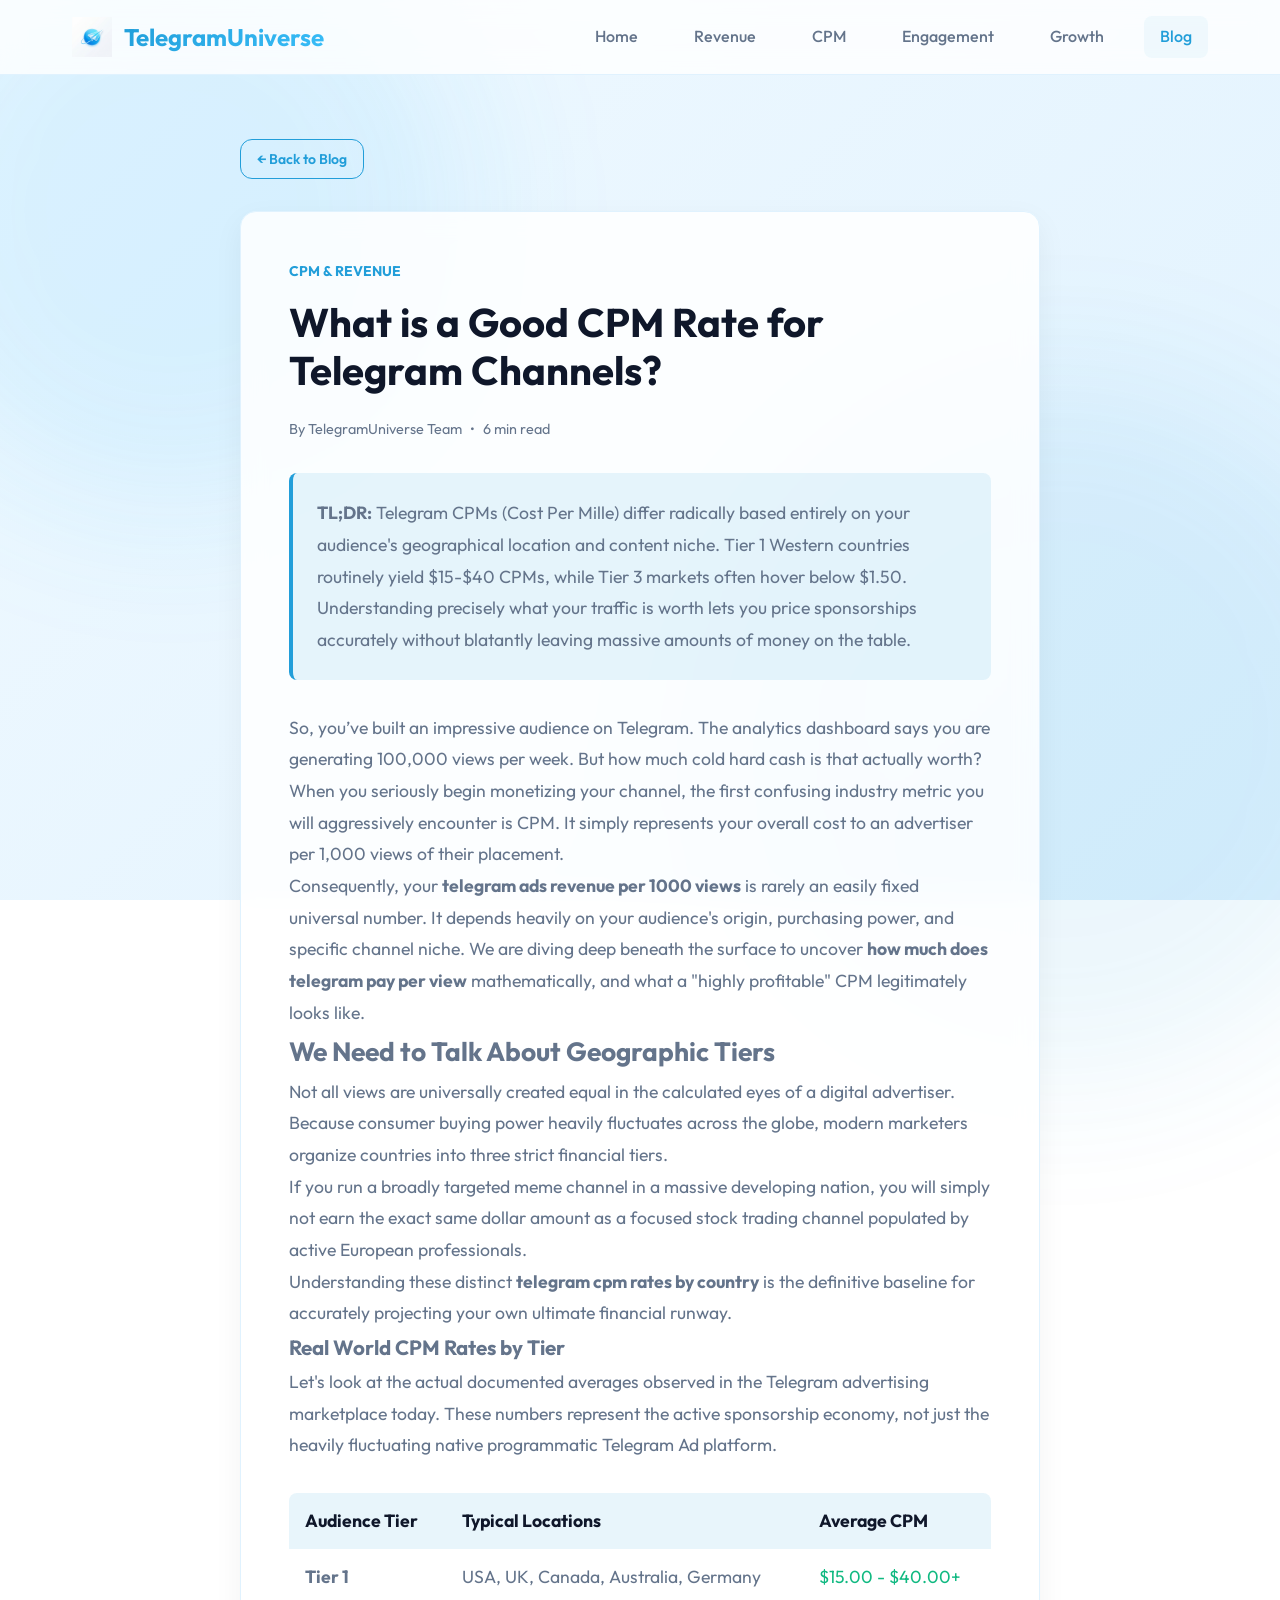
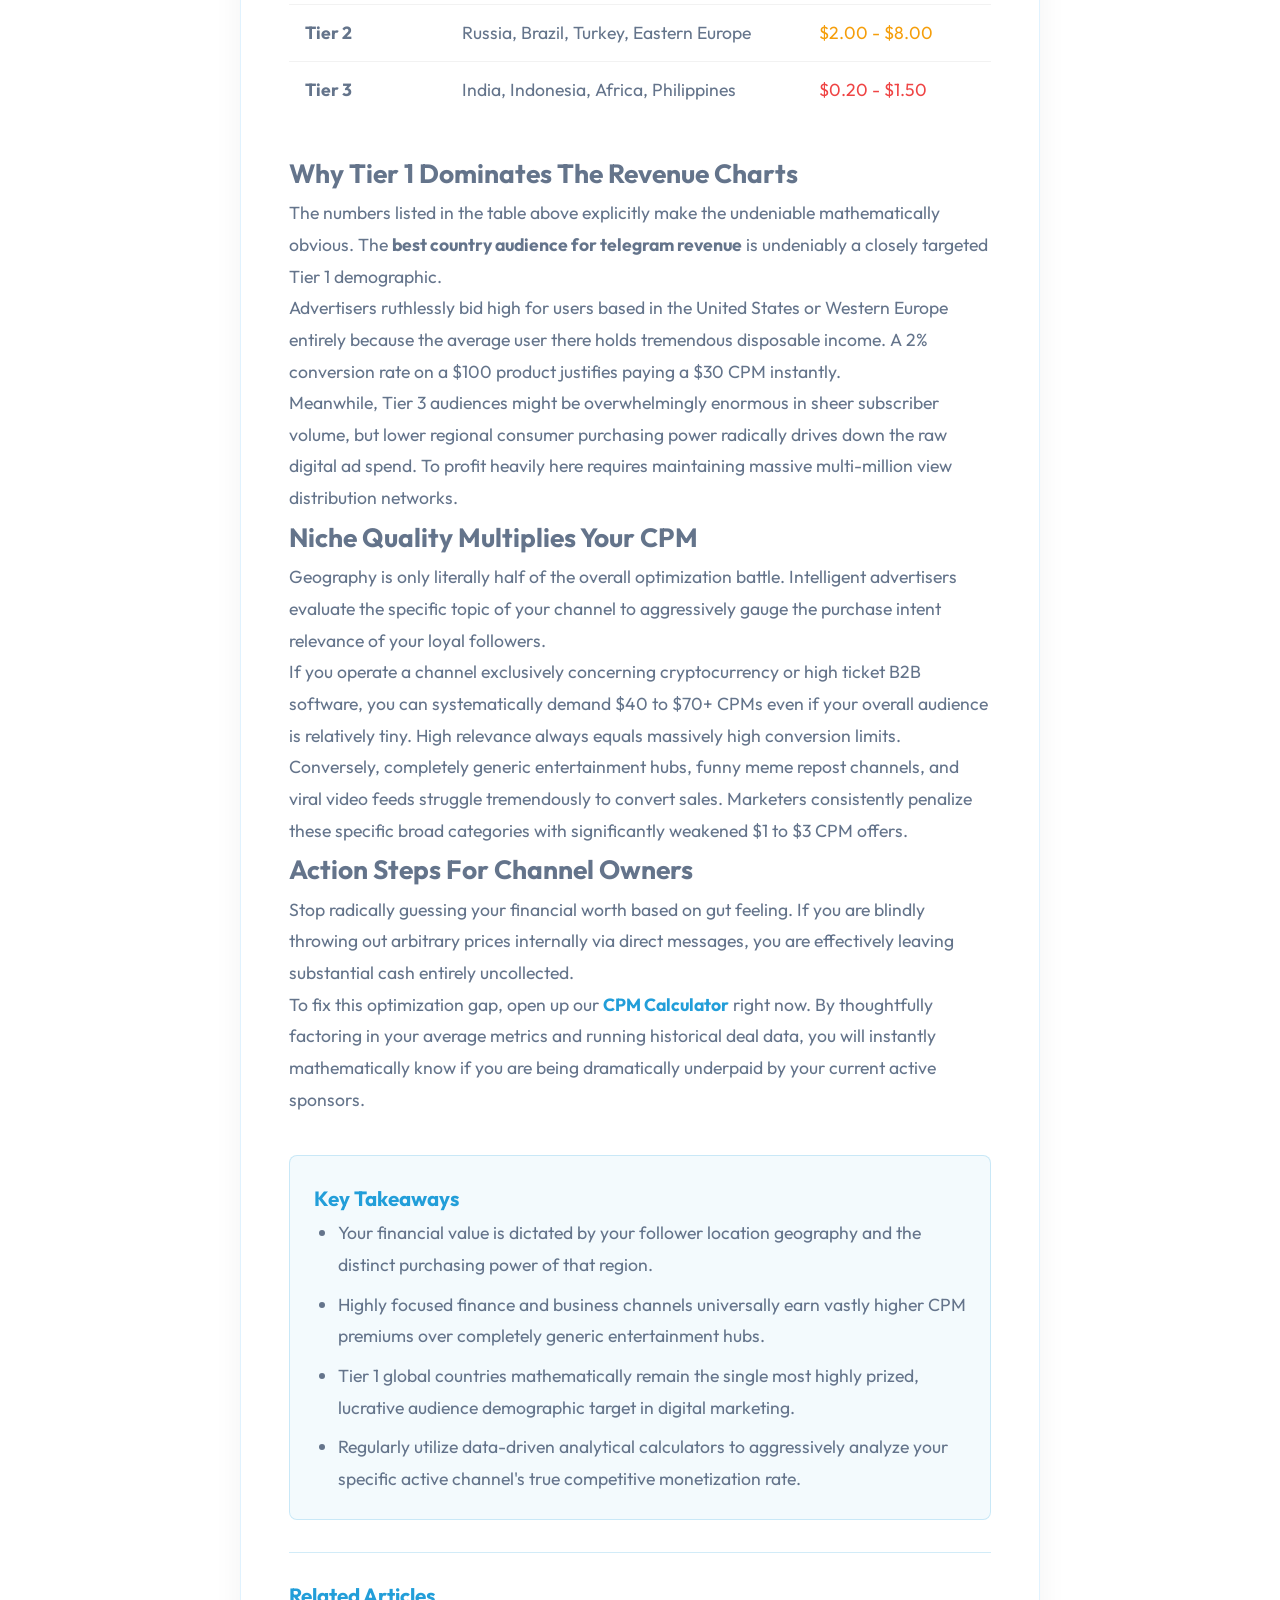
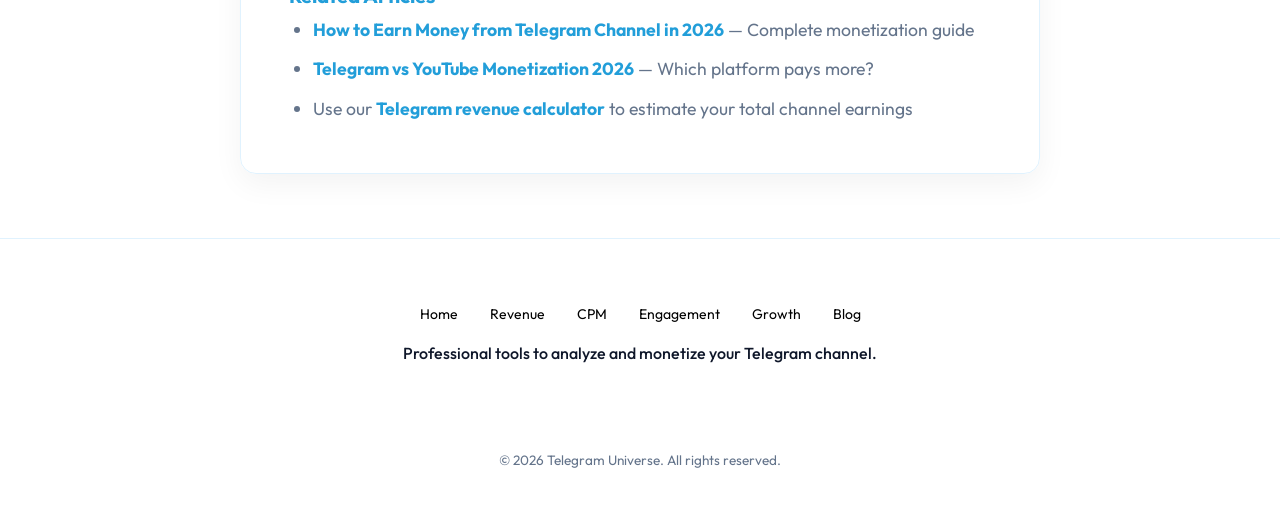
<file: blog-telegram-cpm-rates.html>
<!DOCTYPE html>
<html lang="en">
<head>
    <meta charset="UTF-8">
    <meta name="viewport" content="width=device-width, initial-scale=1.0, maximum-scale=1.0, user-scalable=no">
    <title>Telegram CPM Rates by Country 2026 - How Much Does Telegram Pay?</title>
    <meta name="description" content="Discover Telegram CPM rates by country in 2026. Learn how much Telegram pays per 1000 views and which audience tier earns the most revenue.">
    <meta name="robots" content="index, follow">
    <link rel="canonical" href="https://www.telegramuniverse.tech/blog-telegram-cpm-rates">
    <meta property="og:type" content="website">
    <meta property="og:site_name" content="Telegram Universe">
    <meta property="og:title" content="Telegram CPM Rates by Country 2026 - How Much Does Telegram Pay?">
    <meta property="og:description" content="Discover Telegram CPM rates by country in 2026. Learn how much Telegram pays per 1000 views and which audience tier earns the most revenue.">
    <meta property="og:url" content="https://www.telegramuniverse.tech/blog-telegram-cpm-rates">
    <meta property="og:image" content="https://www.telegramuniverse.tech/og-image.png">
    <link rel="icon" href="logo.png" type="image/png">
    <link rel="preconnect" href="https://fonts.googleapis.com">
    <link rel="dns-prefetch" href="https://www.googletagmanager.com">
    <link rel="stylesheet" href="styles.css">
    <!-- Google tag (gtag.js) -->
    <script async src="https://www.googletagmanager.com/gtag/js?id=G-THRJVB85P4"></script>
    <script>
      window.dataLayer = window.dataLayer || [];
      function gtag(){dataLayer.push(arguments);}
      gtag('js', new Date());

      gtag('config', 'G-THRJVB85P4');
    </script>
</head>
<body>
    <div class="bg-shape bg-shape-1"></div>
    <div class="bg-shape bg-shape-2"></div>

    <nav class="navbar">
        <div class="nav-container">
            <a href="index.html" class="nav-brand">
                <img src="logo.png" alt="Telegram Universe Logo" class="nav-logo">
                <span class="nav-brand-text">TelegramUniverse</span>
            </a>
            <button class="hamburger" id="nav-toggle" aria-label="Toggle navigation">
                <span></span>
                <span></span>
                <span></span>
            </button>
            <div class="nav-links" id="nav-links">
                <a href="index.html">Home</a>
                <a href="revenue.html">Revenue</a>
                <a href="cpm.html">CPM</a>
                <a href="engagement.html">Engagement</a>
                <a href="growth.html">Growth</a>
                <a href="blog.html" class="active">Blog</a>
            </div>
        </div>
    </nav>

    <main class="main-content">
        <div class="mb-5" style="max-width: 800px; margin-left: auto; margin-right: auto;">
            <a href="blog.html" class="btn btn-secondary" style="padding: 0.5rem 1rem; font-size: 0.875rem;">&larr; Back to Blog</a>
        </div>
        
        <article class="glass-card fade-in-section" style="padding: 3rem; max-width: 800px; margin: 0 auto; background: rgba(255, 255, 255, 0.85); backdrop-filter: blur(12px);">
            <div style="font-size: 0.875rem; color: #229ED9; margin-bottom: 1rem; font-weight: bold; text-transform: uppercase;">CPM & Revenue</div>
            <h1 style="font-size: 2.5rem; margin-bottom: 1.5rem; color: var(--text-primary); line-height: 1.2;">What is a Good CPM Rate for Telegram Channels?</h1>
            <div class="flex items-center gap-2 mb-5" style="color: var(--text-secondary); font-size: 0.9rem;">
                <span>By TelegramUniverse Team</span>
                <span>&bull;</span>
                <span>6 min read</span>
            </div>

            <div style="line-height: 1.8; color: var(--text-secondary); font-size: 1.1rem;">
                <div style="background: rgba(34, 158, 217, 0.1); padding: 1.5rem; border-radius: 8px; border-left: 4px solid #229ED9; margin-bottom: 2rem;">
                    <strong>TL;DR:</strong> Telegram CPMs (Cost Per Mille) differ radically based entirely on your audience's geographical location and content niche. Tier 1 Western countries routinely yield $15-$40 CPMs, while Tier 3 markets often hover below $1.50. Understanding precisely what your traffic is worth lets you price sponsorships accurately without blatantly leaving massive amounts of money on the table.
                </div>
                
                <p>So, you’ve built an impressive audience on Telegram. The analytics dashboard says you are generating 100,000 views per week. But how much cold hard cash is that actually worth?</p>
                <p>When you seriously begin monetizing your channel, the first confusing industry metric you will aggressively encounter is CPM. It simply represents your overall cost to an advertiser per 1,000 views of their placement.</p>
                <p>Consequently, your <strong>telegram ads revenue per 1000 views</strong> is rarely an easily fixed universal number. It depends heavily on your audience's origin, purchasing power, and specific channel niche. We are diving deep beneath the surface to uncover <strong>how much does telegram pay per view</strong> mathematically, and what a "highly profitable" CPM legitimately looks like.</p>
                
                <h2>We Need to Talk About Geographic Tiers</h2>
                <p>Not all views are universally created equal in the calculated eyes of a digital advertiser. Because consumer buying power heavily fluctuates across the globe, modern marketers organize countries into three strict financial tiers.</p>
                <p>If you run a broadly targeted meme channel in a massive developing nation, you will simply not earn the exact same dollar amount as a focused stock trading channel populated by active European professionals.</p>
                <p>Understanding these distinct <strong>telegram cpm rates by country</strong> is the definitive baseline for accurately projecting your own ultimate financial runway.</p>
                
                <h3>Real World CPM Rates by Tier</h3>
                <p>Let's look at the actual documented averages observed in the Telegram advertising marketplace today. These numbers represent the active sponsorship economy, not just the heavily fluctuating native programmatic Telegram Ad platform.</p>
                
                <div style="overflow-x: auto; margin: 2rem 0;">
                    <table style="width: 100%; border-collapse: collapse; text-align: left; background: rgba(255, 255, 255, 0.05); border-radius: 8px; overflow: hidden;">
                        <thead style="background: rgba(34, 158, 217, 0.1); color: var(--text-primary);">
                            <tr>
                                <th style="padding: 12px 16px; font-weight: bold;">Audience Tier</th>
                                <th style="padding: 12px 16px; font-weight: bold;">Typical Locations</th>
                                <th style="padding: 12px 16px; font-weight: bold;">Average CPM</th>
                            </tr>
                        </thead>
                        <tbody>
                            <tr style="border-bottom: 1px solid rgba(0,0,0,0.05);">
                                <td style="padding: 12px 16px; font-weight: bold;">Tier 1</td>
                                <td style="padding: 12px 16px; color: var(--text-secondary);">USA, UK, Canada, Australia, Germany</td>
                                <td style="padding: 12px 16px; color: #10b981;">$15.00 - $40.00+</td>
                            </tr>
                            <tr style="border-bottom: 1px solid rgba(0,0,0,0.05);">
                                <td style="padding: 12px 16px; font-weight: bold;">Tier 2</td>
                                <td style="padding: 12px 16px; color: var(--text-secondary);">Russia, Brazil, Turkey, Eastern Europe</td>
                                <td style="padding: 12px 16px; color: #f59e0b;">$2.00 - $8.00</td>
                            </tr>
                            <tr>
                                <td style="padding: 12px 16px; font-weight: bold;">Tier 3</td>
                                <td style="padding: 12px 16px; color: var(--text-secondary);">India, Indonesia, Africa, Philippines</td>
                                <td style="padding: 12px 16px; color: #ef4444;">$0.20 - $1.50</td>
                            </tr>
                        </tbody>
                    </table>
                </div>
                
                <h2>Why Tier 1 Dominates The Revenue Charts</h2>
                <p>The numbers listed in the table above explicitly make the undeniable mathematically obvious. The <strong>best country audience for telegram revenue</strong> is undeniably a closely targeted Tier 1 demographic.</p>
                <p>Advertisers ruthlessly bid high for users based in the United States or Western Europe entirely because the average user there holds tremendous disposable income. A 2% conversion rate on a $100 product justifies paying a $30 CPM instantly.</p>
                <p>Meanwhile, Tier 3 audiences might be overwhelmingly enormous in sheer subscriber volume, but lower regional consumer purchasing power radically drives down the raw digital ad spend. To profit heavily here requires maintaining massive multi-million view distribution networks.</p>
                
                <h2>Niche Quality Multiplies Your CPM</h2>
                <p>Geography is only literally half of the overall optimization battle. Intelligent advertisers evaluate the specific topic of your channel to aggressively gauge the purchase intent relevance of your loyal followers.</p>
                <p>If you operate a channel exclusively concerning cryptocurrency or high ticket B2B software, you can systematically demand $40 to $70+ CPMs even if your overall audience is relatively tiny. High relevance always equals massively high conversion limits.</p>
                <p>Conversely, completely generic entertainment hubs, funny meme repost channels, and viral video feeds struggle tremendously to convert sales. Marketers consistently penalize these specific broad categories with significantly weakened $1 to $3 CPM offers.</p>
                
                <h2>Action Steps For Channel Owners</h2>
                <p>Stop radically guessing your financial worth based on gut feeling. If you are blindly throwing out arbitrary prices internally via direct messages, you are effectively leaving substantial cash entirely uncollected.</p>
                <p>To fix this optimization gap, open up our <a href="cpm.html" style="color: #229ED9; text-decoration: none; font-weight: bold;">CPM Calculator</a> right now. By thoughtfully factoring in your average metrics and running historical deal data, you will instantly mathematically know if you are being dramatically underpaid by your current active sponsors.</p>
                
                <div style="background: rgba(34, 158, 217, 0.05); padding: 1.5rem; border-radius: 8px; border: 1px solid rgba(34, 158, 217, 0.2); margin-top: 2.5rem;">
                    <h3 style="margin-top: 0; color: #229ED9;">Key Takeaways</h3>
                    <ul style="margin: 0; padding-left: 1.5rem;">
                        <li style="margin-bottom: 0.5rem;">Your financial value is dictated by your follower location geography and the distinct purchasing power of that region.</li>
                        <li style="margin-bottom: 0.5rem;">Highly focused finance and business channels universally earn vastly higher CPM premiums over completely generic entertainment hubs.</li>
                        <li style="margin-bottom: 0.5rem;">Tier 1 global countries mathematically remain the single most highly prized, lucrative audience demographic target in digital marketing.</li>
                        <li style="margin-bottom: 0;">Regularly utilize data-driven analytical calculators to aggressively analyze your specific active channel's true competitive monetization rate.</li>
                    </ul>
                </div>

                <div style="margin-top: 2rem; padding-top: 1.5rem; border-top: 1px solid rgba(34, 158, 217, 0.2);">
                    <h3 style="color: #229ED9;">Related Articles</h3>
                    <ul style="padding-left: 1.5rem;">
                        <li style="margin-bottom: 0.5rem;"><a href="blog-earn-money-telegram.html" style="color: #229ED9; text-decoration: none; font-weight: bold;">How to Earn Money from Telegram Channel in 2026</a> — Complete monetization guide</li>
                        <li style="margin-bottom: 0.5rem;"><a href="blog-telegram-vs-youtube.html" style="color: #229ED9; text-decoration: none; font-weight: bold;">Telegram vs YouTube Monetization 2026</a> — Which platform pays more?</li>
                        <li style="margin-bottom: 0;">Use our <a href="revenue.html" style="color: #229ED9; text-decoration: none; font-weight: bold;">Telegram revenue calculator</a> to estimate your total channel earnings</li>
                    </ul>
                </div>
            </div>
        </article>
    </main>

    <!-- Footer -->
    <footer class="site-footer mt-4">
        <nav class="footer-links">
            <a href="index.html">Home</a>
            <a href="revenue.html">Revenue</a>
            <a href="cpm.html">CPM</a>
            <a href="engagement.html">Engagement</a>
            <a href="growth.html">Growth</a>
            <a href="blog.html">Blog</a>
        </nav>
        <p class="footer-tagline" style="color: var(--text-primary); font-weight: 500; margin-bottom: 1rem;">
            Professional tools to analyze and monetize your Telegram channel.
        </p>
        <p class="footer-disclaimer">
            Not affiliated with Telegram FZ-LLC. Earnings are simulated estimates for educational purposes.<br>
            All data is processed strictly locally in your browser.
        </p>
        <p class="footer-copyright mt-4" style="font-size: 0.85rem; color: var(--text-secondary);">
            &copy; 2026 Telegram Universe. All rights reserved.
        </p>
    </footer>

    <script src="script.js"></script>
    <script type="application/ld+json">
    {
      "@context": "https://schema.org",
      "@type": "BlogPosting",
      "headline": "Telegram CPM Rates by Country 2026",
      "url": "https://www.telegramuniverse.tech/blog-telegram-cpm-rates",
      "datePublished": "2026-04-12",
      "dateModified": "2026-04-12",
      "author": {
        "@type": "Organization",
        "name": "Telegram Universe"
      },
      "publisher": {
        "@type": "Organization",
        "name": "Telegram Universe",
        "url": "https://www.telegramuniverse.tech"
      },
      "description": "Telegram CPM rates by country in 2026 and how audience location affects your earnings"
    }
    </script>
</body>
</html>
</file>
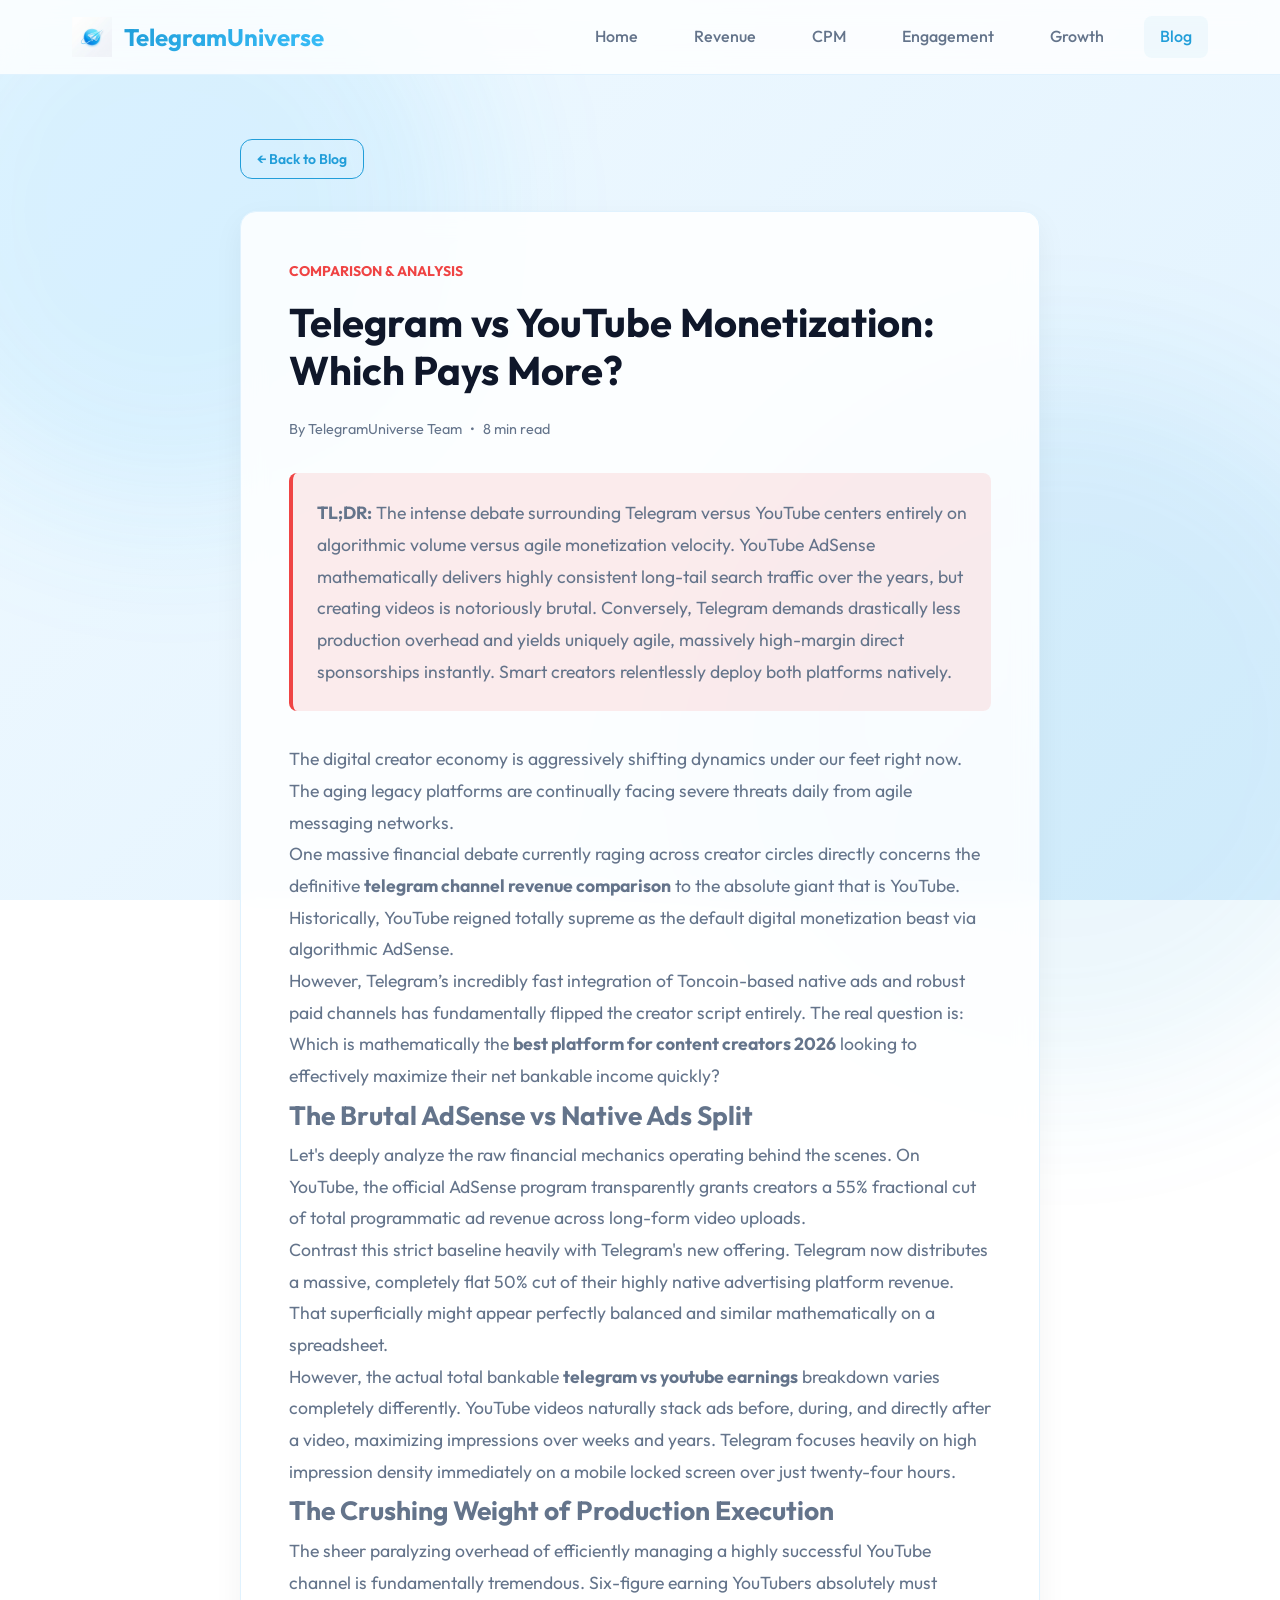
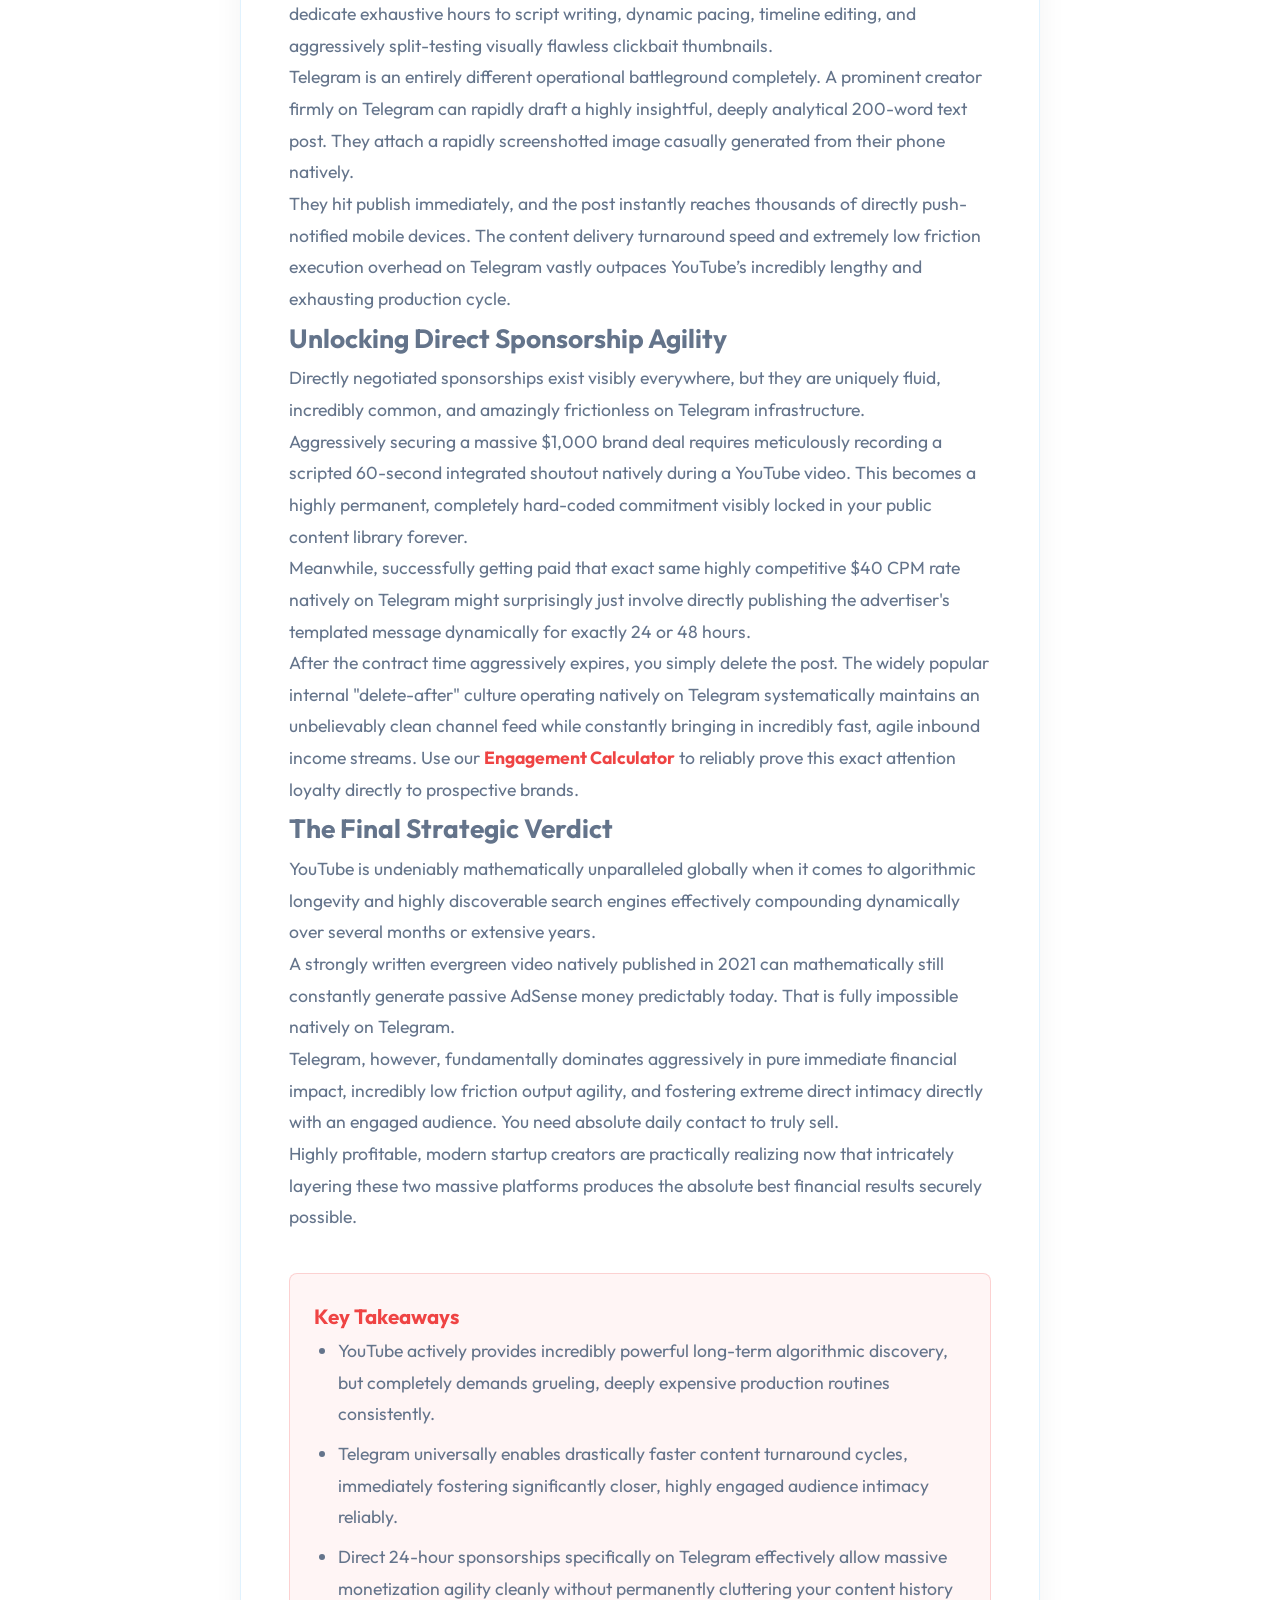
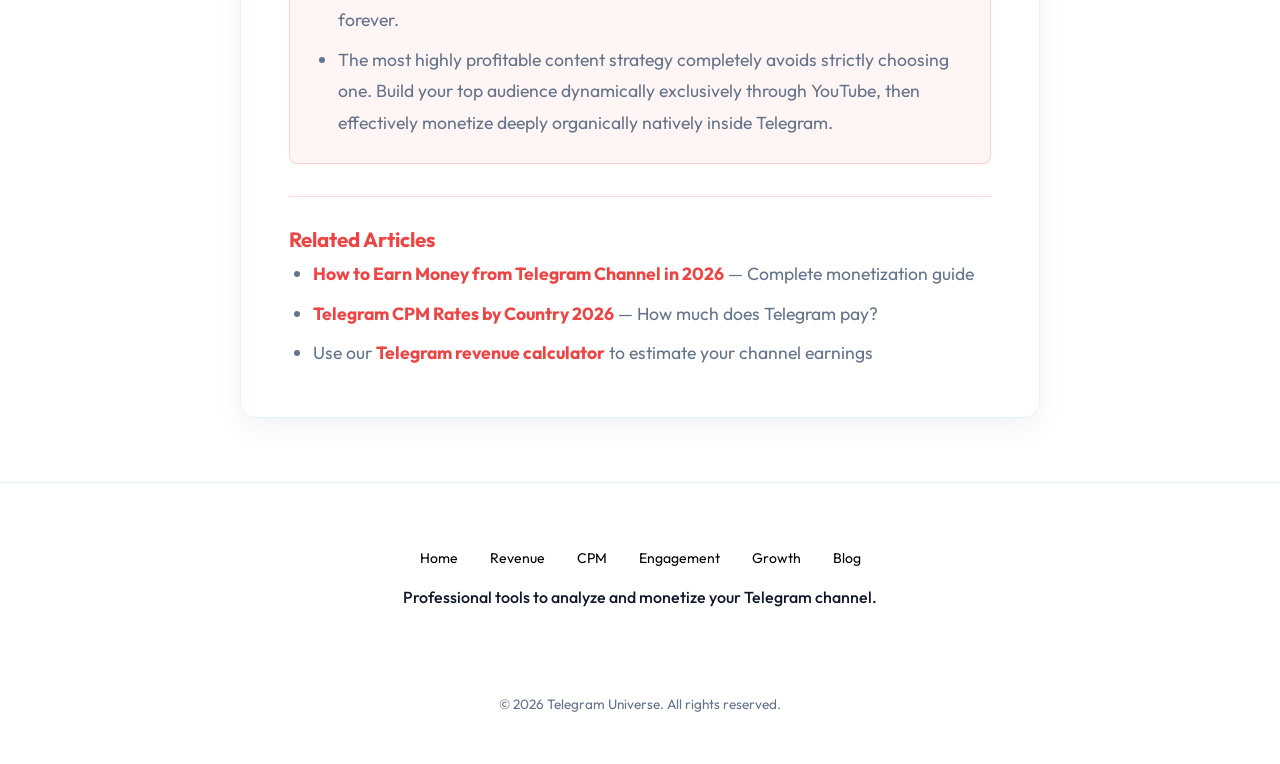
<file: blog-telegram-vs-youtube.html>
<!DOCTYPE html>
<html lang="en">
<head>
    <meta charset="UTF-8">
    <meta name="viewport" content="width=device-width, initial-scale=1.0, maximum-scale=1.0, user-scalable=no">
    <title>Telegram vs YouTube Monetization 2026 - Which Pays More?</title>
    <meta name="description" content="Comparing Telegram vs YouTube monetization in 2026. Which platform pays more for content creators? Real earnings data and honest comparison.">
    <meta name="robots" content="index, follow">
    <link rel="canonical" href="https://www.telegramuniverse.tech/blog-telegram-vs-youtube">
    <meta property="og:type" content="website">
    <meta property="og:site_name" content="Telegram Universe">
    <meta property="og:title" content="Telegram vs YouTube Monetization 2026 - Which Pays More?">
    <meta property="og:description" content="Comparing Telegram vs YouTube monetization in 2026. Which platform pays more for content creators? Real earnings data and honest comparison.">
    <meta property="og:url" content="https://www.telegramuniverse.tech/blog-telegram-vs-youtube">
    <meta property="og:image" content="https://www.telegramuniverse.tech/og-image.png">
    <link rel="icon" href="logo.png" type="image/png">
    <link rel="preconnect" href="https://fonts.googleapis.com">
    <link rel="dns-prefetch" href="https://www.googletagmanager.com">
    <link rel="stylesheet" href="styles.css">
    <!-- Google tag (gtag.js) -->
    <script async src="https://www.googletagmanager.com/gtag/js?id=G-THRJVB85P4"></script>
    <script>
      window.dataLayer = window.dataLayer || [];
      function gtag(){dataLayer.push(arguments);}
      gtag('js', new Date());

      gtag('config', 'G-THRJVB85P4');
    </script>
</head>
<body>
    <div class="bg-shape bg-shape-1"></div>
    <div class="bg-shape bg-shape-2"></div>

    <nav class="navbar">
        <div class="nav-container">
            <a href="index.html" class="nav-brand">
                <img src="logo.png" alt="Telegram Universe Logo" class="nav-logo">
                <span class="nav-brand-text">TelegramUniverse</span>
            </a>
            <button class="hamburger" id="nav-toggle" aria-label="Toggle navigation">
                <span></span>
                <span></span>
                <span></span>
            </button>
            <div class="nav-links" id="nav-links">
                <a href="index.html">Home</a>
                <a href="revenue.html">Revenue</a>
                <a href="cpm.html">CPM</a>
                <a href="engagement.html">Engagement</a>
                <a href="growth.html">Growth</a>
                <a href="blog.html" class="active">Blog</a>
            </div>
        </div>
    </nav>

    <main class="main-content">
        <div class="mb-5" style="max-width: 800px; margin-left: auto; margin-right: auto;">
            <a href="blog.html" class="btn btn-secondary" style="padding: 0.5rem 1rem; font-size: 0.875rem;">&larr; Back to Blog</a>
        </div>
        
        <article class="glass-card fade-in-section" style="padding: 3rem; max-width: 800px; margin: 0 auto; background: rgba(255, 255, 255, 0.85); backdrop-filter: blur(12px);">
            <div style="font-size: 0.875rem; color: #ef4444; margin-bottom: 1rem; font-weight: bold; text-transform: uppercase;">Comparison & Analysis</div>
            <h1 style="font-size: 2.5rem; margin-bottom: 1.5rem; color: var(--text-primary); line-height: 1.2;">Telegram vs YouTube Monetization: Which Pays More?</h1>
            <div class="flex items-center gap-2 mb-5" style="color: var(--text-secondary); font-size: 0.9rem;">
                <span>By TelegramUniverse Team</span>
                <span>&bull;</span>
                <span>8 min read</span>
            </div>

            <div style="line-height: 1.8; color: var(--text-secondary); font-size: 1.1rem;">
                <div style="background: rgba(239, 68, 68, 0.1); padding: 1.5rem; border-radius: 8px; border-left: 4px solid #ef4444; margin-bottom: 2rem;">
                    <strong>TL;DR:</strong> The intense debate surrounding Telegram versus YouTube centers entirely on algorithmic volume versus agile monetization velocity. YouTube AdSense mathematically delivers highly consistent long-tail search traffic over the years, but creating videos is notoriously brutal. Conversely, Telegram demands drastically less production overhead and yields uniquely agile, massively high-margin direct sponsorships instantly. Smart creators relentlessly deploy both platforms natively.
                </div>
                
                <p>The digital creator economy is aggressively shifting dynamics under our feet right now. The aging legacy platforms are continually facing severe threats daily from agile messaging networks.</p>
                <p>One massive financial debate currently raging across creator circles directly concerns the definitive <strong>telegram channel revenue comparison</strong> to the absolute giant that is YouTube. Historically, YouTube reigned totally supreme as the default digital monetization beast via algorithmic AdSense.</p>
                <p>However, Telegram’s incredibly fast integration of Toncoin-based native ads and robust paid channels has fundamentally flipped the creator script entirely. The real question is: Which is mathematically the <strong>best platform for content creators 2026</strong> looking to effectively maximize their net bankable income quickly?</p>
                
                <h2>The Brutal AdSense vs Native Ads Split</h2>
                <p>Let's deeply analyze the raw financial mechanics operating behind the scenes. On YouTube, the official AdSense program transparently grants creators a 55% fractional cut of total programmatic ad revenue across long-form video uploads.</p>
                <p>Contrast this strict baseline heavily with Telegram's new offering. Telegram now distributes a massive, completely flat 50% cut of their highly native advertising platform revenue. That superficially might appear perfectly balanced and similar mathematically on a spreadsheet.</p>
                <p>However, the actual total bankable <strong>telegram vs youtube earnings</strong> breakdown varies completely differently. YouTube videos naturally stack ads before, during, and directly after a video, maximizing impressions over weeks and years. Telegram focuses heavily on high impression density immediately on a mobile locked screen over just twenty-four hours.</p>
                
                <h2>The Crushing Weight of Production Execution</h2>
                <p>The sheer paralyzing overhead of efficiently managing a highly successful YouTube channel is fundamentally tremendous. Six-figure earning YouTubers absolutely must dedicate exhaustive hours to script writing, dynamic pacing, timeline editing, and aggressively split-testing visually flawless clickbait thumbnails.</p>
                <p>Telegram is an entirely different operational battleground completely. A prominent creator firmly on Telegram can rapidly draft a highly insightful, deeply analytical 200-word text post. They attach a rapidly screenshotted image casually generated from their phone natively.</p>
                <p>They hit publish immediately, and the post instantly reaches thousands of directly push-notified mobile devices. The content delivery turnaround speed and extremely low friction execution overhead on Telegram vastly outpaces YouTube’s incredibly lengthy and exhausting production cycle.</p>
                
                <h2>Unlocking Direct Sponsorship Agility</h2>
                <p>Directly negotiated sponsorships exist visibly everywhere, but they are uniquely fluid, incredibly common, and amazingly frictionless on Telegram infrastructure.</p>
                <p>Aggressively securing a massive $1,000 brand deal requires meticulously recording a scripted 60-second integrated shoutout natively during a YouTube video. This becomes a highly permanent, completely hard-coded commitment visibly locked in your public content library forever.</p>
                <p>Meanwhile, successfully getting paid that exact same highly competitive $40 CPM rate natively on Telegram might surprisingly just involve directly publishing the advertiser's templated message dynamically for exactly 24 or 48 hours.</p>
                <p>After the contract time aggressively expires, you simply delete the post. The widely popular internal "delete-after" culture operating natively on Telegram systematically maintains an unbelievably clean channel feed while constantly bringing in incredibly fast, agile inbound income streams. Use our <a href="engagement.html" style="color: #ef4444; text-decoration: none; font-weight: bold;">Engagement Calculator</a> to reliably prove this exact attention loyalty directly to prospective brands.</p>
                
                <h2>The Final Strategic Verdict</h2>
                <p>YouTube is undeniably mathematically unparalleled globally when it comes to algorithmic longevity and highly discoverable search engines effectively compounding dynamically over several months or extensive years.</p>
                <p>A strongly written evergreen video natively published in 2021 can mathematically still constantly generate passive AdSense money predictably today. That is fully impossible natively on Telegram.</p>
                <p>Telegram, however, fundamentally dominates aggressively in pure immediate financial impact, incredibly low friction output agility, and fostering extreme direct intimacy directly with an engaged audience. You need absolute daily contact to truly sell.</p>
                <p>Highly profitable, modern startup creators are practically realizing now that intricately layering these two massive platforms produces the absolute best financial results securely possible.</p>
                
                <div style="background: rgba(239, 68, 68, 0.05); padding: 1.5rem; border-radius: 8px; border: 1px solid rgba(239, 68, 68, 0.2); margin-top: 2.5rem;">
                    <h3 style="margin-top: 0; color: #ef4444;">Key Takeaways</h3>
                    <ul style="margin: 0; padding-left: 1.5rem;">
                        <li style="margin-bottom: 0.5rem;">YouTube actively provides incredibly powerful long-term algorithmic discovery, but completely demands grueling, deeply expensive production routines consistently.</li>
                        <li style="margin-bottom: 0.5rem;">Telegram universally enables drastically faster content turnaround cycles, immediately fostering significantly closer, highly engaged audience intimacy reliably.</li>
                        <li style="margin-bottom: 0.5rem;">Direct 24-hour sponsorships specifically on Telegram effectively allow massive monetization agility cleanly without permanently cluttering your content history forever.</li>
                        <li style="margin-bottom: 0;">The most highly profitable content strategy completely avoids strictly choosing one. Build your top audience dynamically exclusively through YouTube, then effectively monetize deeply organically natively inside Telegram.</li>
                    </ul>
                </div>

                <div style="margin-top: 2rem; padding-top: 1.5rem; border-top: 1px solid rgba(239, 68, 68, 0.2);">
                    <h3 style="color: #ef4444;">Related Articles</h3>
                    <ul style="padding-left: 1.5rem;">
                        <li style="margin-bottom: 0.5rem;"><a href="blog-earn-money-telegram.html" style="color: #ef4444; text-decoration: none; font-weight: bold;">How to Earn Money from Telegram Channel in 2026</a> — Complete monetization guide</li>
                        <li style="margin-bottom: 0.5rem;"><a href="blog-telegram-cpm-rates.html" style="color: #ef4444; text-decoration: none; font-weight: bold;">Telegram CPM Rates by Country 2026</a> — How much does Telegram pay?</li>
                        <li style="margin-bottom: 0;">Use our <a href="revenue.html" style="color: #ef4444; text-decoration: none; font-weight: bold;">Telegram revenue calculator</a> to estimate your channel earnings</li>
                    </ul>
                </div>
            </div>
        </article>
    </main>

    <!-- Footer -->
    <footer class="site-footer mt-4">
        <nav class="footer-links">
            <a href="index.html">Home</a>
            <a href="revenue.html">Revenue</a>
            <a href="cpm.html">CPM</a>
            <a href="engagement.html">Engagement</a>
            <a href="growth.html">Growth</a>
            <a href="blog.html">Blog</a>
        </nav>
        <p class="footer-tagline" style="color: var(--text-primary); font-weight: 500; margin-bottom: 1rem;">
            Professional tools to analyze and monetize your Telegram channel.
        </p>
        <p class="footer-disclaimer">
            Not affiliated with Telegram FZ-LLC. Earnings are simulated estimates for educational purposes.<br>
            All data is processed strictly locally in your browser.
        </p>
        <p class="footer-copyright mt-4" style="font-size: 0.85rem; color: var(--text-secondary);">
            &copy; 2026 Telegram Universe. All rights reserved.
        </p>
    </footer>

    <script src="script.js"></script>
    <script type="application/ld+json">
    {
      "@context": "https://schema.org",
      "@type": "BlogPosting",
      "headline": "Telegram vs YouTube Monetization 2026",
      "url": "https://www.telegramuniverse.tech/blog-telegram-vs-youtube",
      "datePublished": "2026-04-12",
      "dateModified": "2026-04-12",
      "author": {
        "@type": "Organization",
        "name": "Telegram Universe"
      },
      "publisher": {
        "@type": "Organization",
        "name": "Telegram Universe",
        "url": "https://www.telegramuniverse.tech"
      },
      "description": "Comparing Telegram vs YouTube monetization earnings in 2026"
    }
    </script>
</body>
</html>
</file>
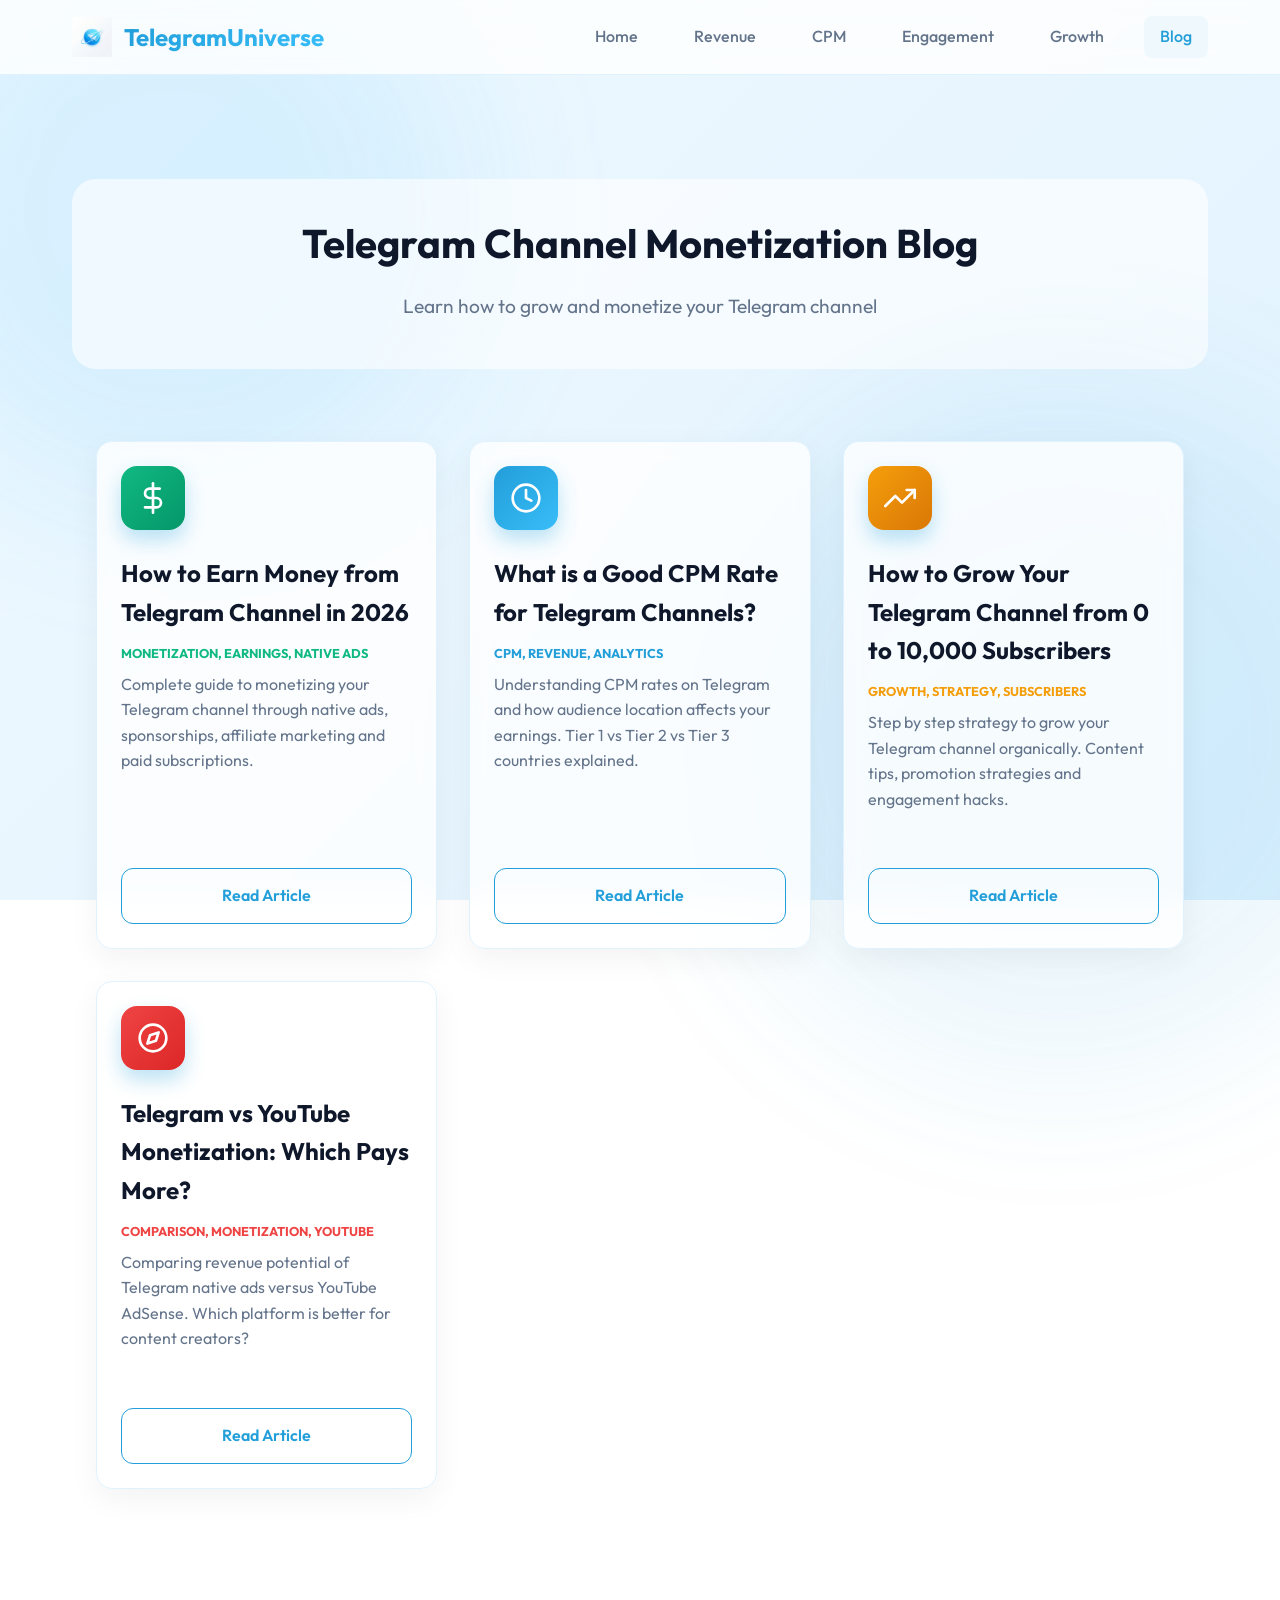
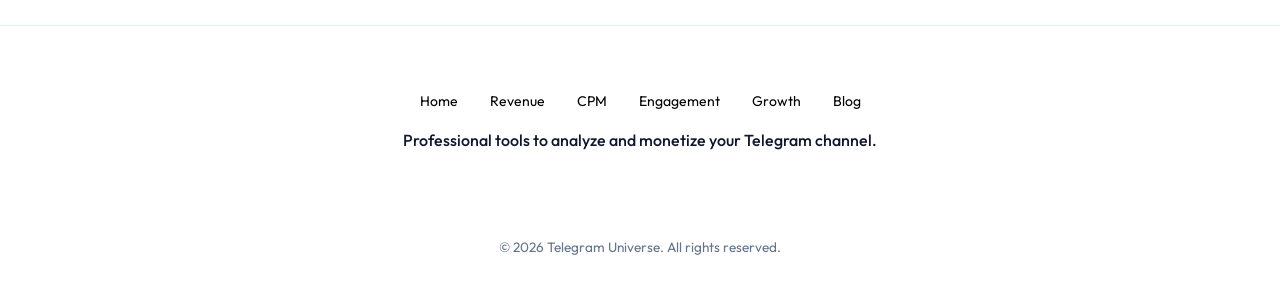
<file: blog.html>
<!DOCTYPE html>
<html lang="en">
<head>
    <meta charset="UTF-8">
    <meta name="viewport" content="width=device-width, initial-scale=1.0, maximum-scale=1.0, user-scalable=no">
    <title>Telegram Channel Blog - Tips to Grow and Monetize Your Channel</title>
    <meta name="description" content="Read our Telegram channel tips and guides. Learn how to monetize, grow and analyze your Telegram channel with expert advice and real data.">
    <meta name="robots" content="index, follow">
    <link rel="canonical" href="https://www.telegramuniverse.tech/blog">
    <meta property="og:type" content="website">
    <meta property="og:site_name" content="Telegram Universe">
    <meta property="og:title" content="Telegram Channel Blog - Tips to Grow and Monetize Your Channel">
    <meta property="og:description" content="Read our Telegram channel tips and guides. Learn how to monetize, grow and analyze your Telegram channel with expert advice and real data.">
    <meta property="og:url" content="https://www.telegramuniverse.tech/blog">
    <meta property="og:image" content="https://www.telegramuniverse.tech/og-image.png">
    <link rel="icon" href="logo.png" type="image/png">
    <link rel="preconnect" href="https://fonts.googleapis.com">
    <link rel="dns-prefetch" href="https://www.googletagmanager.com">
    <link rel="stylesheet" href="styles.css">
    <!-- Google tag (gtag.js) -->
    <script async src="https://www.googletagmanager.com/gtag/js?id=G-THRJVB85P4"></script>
    <script>
      window.dataLayer = window.dataLayer || [];
      function gtag(){dataLayer.push(arguments);}
      gtag('js', new Date());

      gtag('config', 'G-THRJVB85P4');
    </script>
</head>
<body>
    <div class="bg-shape bg-shape-1"></div>
    <div class="bg-shape bg-shape-2"></div>

    <nav class="navbar">
        <div class="nav-container">
            <a href="index.html" class="nav-brand">
                <img src="logo.png" alt="Telegram Universe Logo" class="nav-logo">
                <span class="nav-brand-text">TelegramUniverse</span>
            </a>
            <button class="hamburger" id="nav-toggle" aria-label="Toggle navigation">
                <span></span>
                <span></span>
                <span></span>
            </button>
            <div class="nav-links" id="nav-links">
                <a href="index.html">Home</a>
                <a href="revenue.html">Revenue</a>
                <a href="cpm.html">CPM</a>
                <a href="engagement.html">Engagement</a>
                <a href="growth.html">Growth</a>
                <a href="blog.html" class="active">Blog</a>
            </div>
        </div>
    </nav>

    <main class="main-content">
        <section class="seo-section fade-in-section" style="text-align: center; margin-bottom: 3rem;">
            <h1 style="font-size: 2.5rem; margin-bottom: 1rem;">Telegram Channel Monetization Blog</h1>
            <p style="font-size: 1.2rem; color: var(--text-secondary);">Learn how to grow and monetize your Telegram channel</p>
        </section>

        <section class="tools-grid mt-4">
            <!-- Blog Post 1 -->
            <div class="glass-card tool-card fade-in-section">
                <div class="tool-icon" style="background: linear-gradient(135deg, #10b981 0%, #059669 100%);">
                    <svg width="32" height="32" viewBox="0 0 24 24" fill="none" stroke="currentColor" stroke-width="2" stroke-linecap="round" stroke-linejoin="round"><line x1="12" y1="1" x2="12" y2="23"></line><path d="M17 5H9.5a3.5 3.5 0 0 0 0 7h5a3.5 3.5 0 0 1 0 7H6"></path></svg>
                </div>
                <h3>How to Earn Money from Telegram Channel in 2026</h3>
                <div style="font-size: 0.8rem; color: #10b981; margin-bottom: 0.5rem; font-weight: bold; text-transform: uppercase;">Monetization, Earnings, Native Ads</div>
                <p>Complete guide to monetizing your Telegram channel through native ads, sponsorships, affiliate marketing and paid subscriptions.</p>
                <a href="blog-earn-money-telegram.html" class="btn btn-secondary btn-block mt-auto">Read Article</a>
            </div>

            <!-- Blog Post 2 -->
            <div class="glass-card tool-card fade-in-section" style="transition-delay: 100ms;">
                <div class="tool-icon">
                    <svg width="32" height="32" viewBox="0 0 24 24" fill="none" stroke="currentColor" stroke-width="2" stroke-linecap="round" stroke-linejoin="round"><circle cx="12" cy="12" r="10"></circle><polyline points="12 6 12 12 16 14"></polyline></svg>
                </div>
                <h3>What is a Good CPM Rate for Telegram Channels?</h3>
                <div style="font-size: 0.8rem; color: #229ED9; margin-bottom: 0.5rem; font-weight: bold; text-transform: uppercase;">CPM, Revenue, Analytics</div>
                <p>Understanding CPM rates on Telegram and how audience location affects your earnings. Tier 1 vs Tier 2 vs Tier 3 countries explained.</p>
                <a href="blog-telegram-cpm-rates.html" class="btn btn-secondary btn-block mt-auto">Read Article</a>
            </div>

            <!-- Blog Post 3 -->
            <div class="glass-card tool-card fade-in-section" style="transition-delay: 200ms;">
                <div class="tool-icon" style="background: linear-gradient(135deg, #f59e0b 0%, #d97706 100%);">
                    <svg width="32" height="32" viewBox="0 0 24 24" fill="none" stroke="currentColor" stroke-width="2" stroke-linecap="round" stroke-linejoin="round"><path d="M23 6l-9.5 9.5-5-5L1 18"></path><polyline points="17 6 23 6 23 12"></polyline></svg>
                </div>
                <h3>How to Grow Your Telegram Channel from 0 to 10,000 Subscribers</h3>
                <div style="font-size: 0.8rem; color: #f59e0b; margin-bottom: 0.5rem; font-weight: bold; text-transform: uppercase;">Growth, Strategy, Subscribers</div>
                <p>Step by step strategy to grow your Telegram channel organically. Content tips, promotion strategies and engagement hacks.</p>
                <a href="blog-grow-telegram-channel.html" class="btn btn-secondary btn-block mt-auto">Read Article</a>
            </div>

            <!-- Blog Post 4 -->
            <div class="glass-card tool-card fade-in-section" style="transition-delay: 300ms;">
                <div class="tool-icon" style="background: linear-gradient(135deg, #ef4444 0%, #dc2626 100%);">
                    <svg width="32" height="32" viewBox="0 0 24 24" fill="none" stroke="currentColor" stroke-width="2" stroke-linecap="round" stroke-linejoin="round"><circle cx="12" cy="12" r="10"></circle><path d="M16.2 7.8l-2 6.3-6.4 2.1 2-6.3z"></path></svg>
                </div>
                <h3>Telegram vs YouTube Monetization: Which Pays More?</h3>
                <div style="font-size: 0.8rem; color: #ef4444; margin-bottom: 0.5rem; font-weight: bold; text-transform: uppercase;">Comparison, Monetization, YouTube</div>
                <p>Comparing revenue potential of Telegram native ads versus YouTube AdSense. Which platform is better for content creators?</p>
                <a href="blog-telegram-vs-youtube.html" class="btn btn-secondary btn-block mt-auto">Read Article</a>
            </div>
        </section>
    </main>

    <!-- Footer -->
    <footer class="site-footer mt-4">
        <nav class="footer-links">
            <a href="index.html">Home</a>
            <a href="revenue.html">Revenue</a>
            <a href="cpm.html">CPM</a>
            <a href="engagement.html">Engagement</a>
            <a href="growth.html">Growth</a>
            <a href="blog.html">Blog</a>
        </nav>
        <p class="footer-tagline" style="color: var(--text-primary); font-weight: 500; margin-bottom: 1rem;">
            Professional tools to analyze and monetize your Telegram channel.
        </p>
        <p class="footer-disclaimer">
            Not affiliated with Telegram FZ-LLC. Earnings are simulated estimates for educational purposes.<br>
            All data is processed strictly locally in your browser.
        </p>
        <p class="footer-copyright mt-4" style="font-size: 0.85rem; color: var(--text-secondary);">
            &copy; 2026 Telegram Universe. All rights reserved.
        </p>
    </footer>

    <script src="script.js"></script>
</body>
</html>
</file>
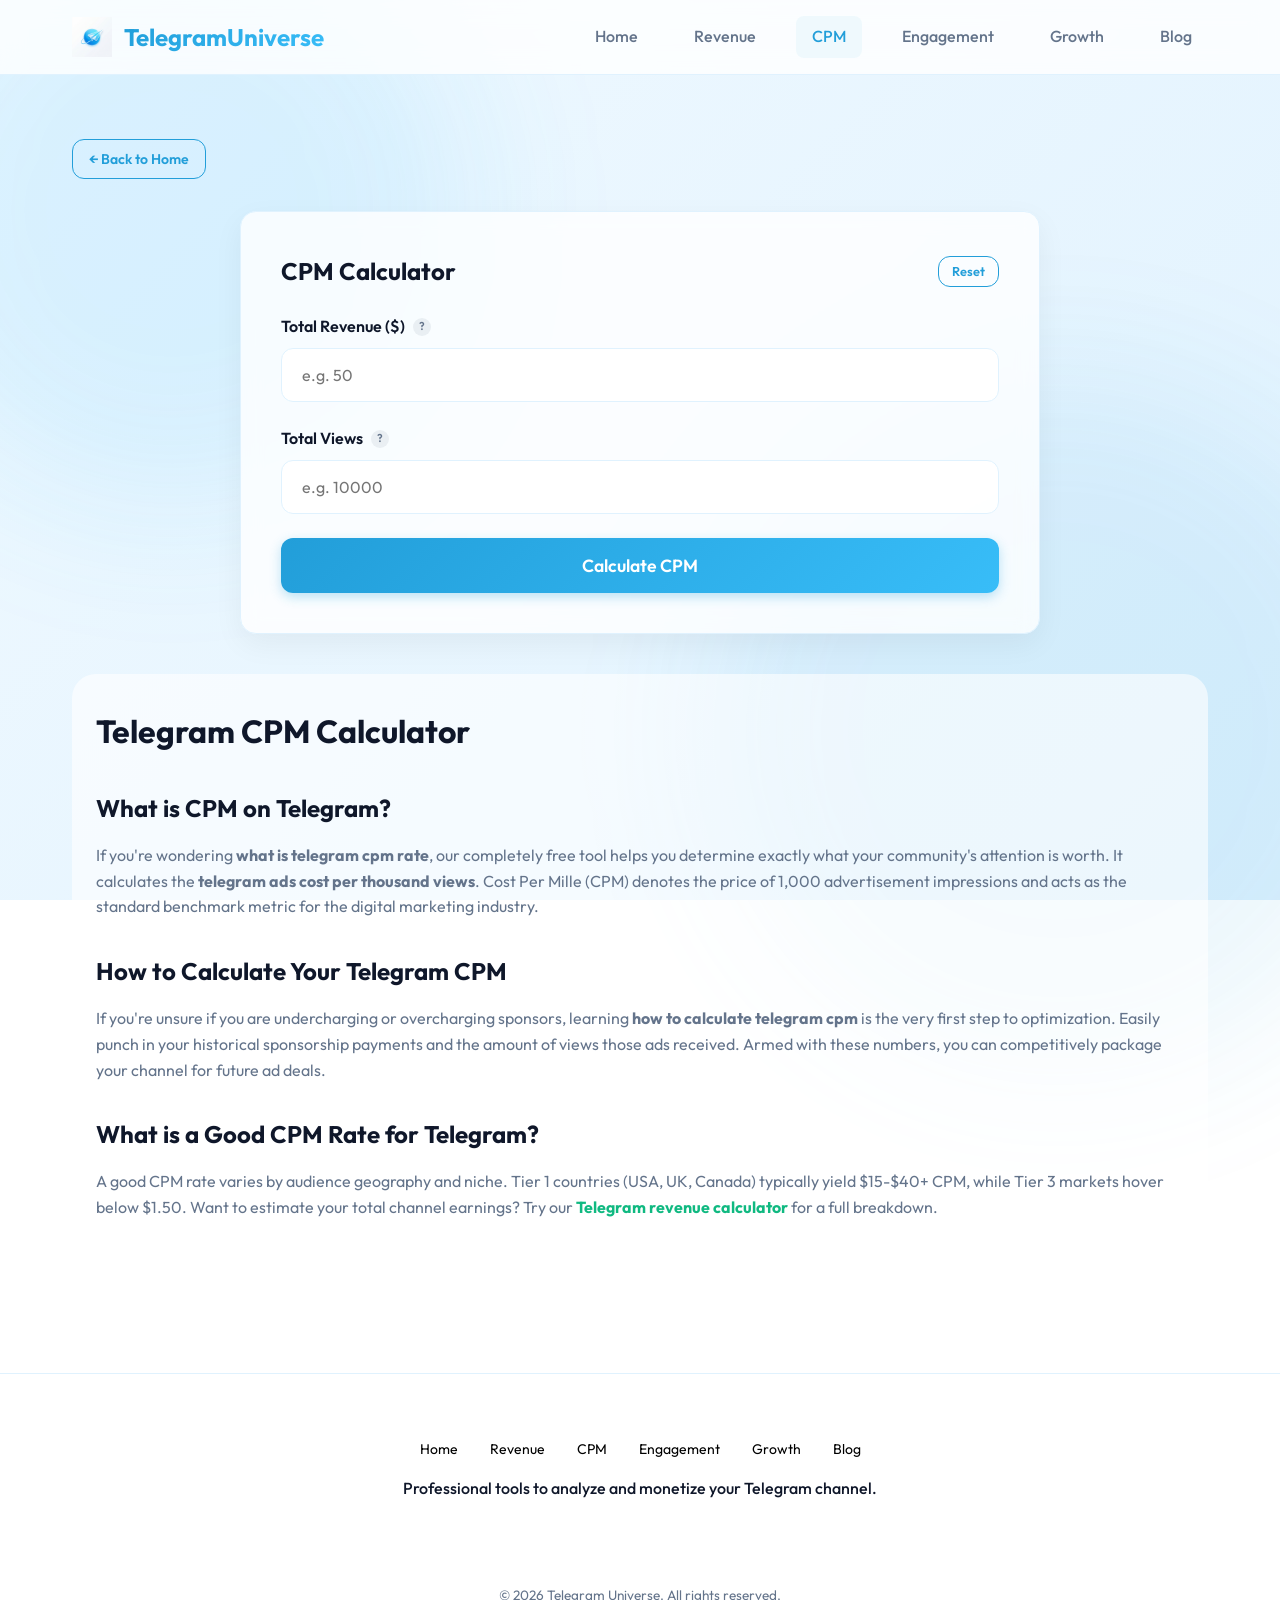
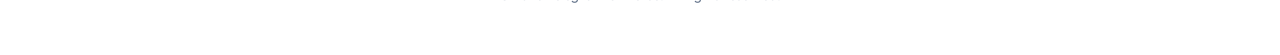
<file: cpm.html>
<!DOCTYPE html>
<html lang="en">
<head>
    <meta charset="UTF-8">
    <meta name="viewport" content="width=device-width, initial-scale=1.0, maximum-scale=1.0, user-scalable=no">
    <title>Telegram CPM Calculator - Calculate Your Channel CPM Rate Free</title>
    <meta name="description" content="Calculate your exact Telegram channel CPM rate from real earnings data. Find out how much advertisers pay per 1000 views on your channel.">
    <meta name="robots" content="index, follow">
    <link rel="canonical" href="https://www.telegramuniverse.tech/cpm">
    <meta property="og:type" content="website">
    <meta property="og:site_name" content="Telegram Universe">
    <meta property="og:title" content="Telegram CPM Calculator - Calculate Your Channel CPM Rate Free">
    <meta property="og:description" content="Calculate your exact Telegram channel CPM rate from real earnings data. Find out how much advertisers pay per 1000 views on your channel.">
    <meta property="og:url" content="https://www.telegramuniverse.tech/cpm">
    <meta property="og:image" content="https://www.telegramuniverse.tech/og-image.png">
    <link rel="icon" href="logo.png" type="image/png">
    <link rel="preconnect" href="https://fonts.googleapis.com">
    <link rel="dns-prefetch" href="https://www.googletagmanager.com">
    <link rel="stylesheet" href="styles.css">
  <!-- Google tag (gtag.js) -->
  <script async src="https://www.googletagmanager.com/gtag/js?id=G-THRJVB85P4"></script>
  <script>
    window.dataLayer = window.dataLayer || [];
    function gtag(){dataLayer.push(arguments);}
    gtag('js', new Date());

    gtag('config', 'G-THRJVB85P4');
  </script>
</head>
<body>
    <div class="bg-shape bg-shape-1"></div>
    <div class="bg-shape bg-shape-2"></div>

    <nav class="navbar">
        <div class="nav-container">
            <a href="index.html" class="nav-brand">
                <img src="logo.png" alt="Telegram Universe Logo" class="nav-logo">
                <span class="nav-brand-text">TelegramUniverse</span>
            </a>
            <button class="hamburger" id="nav-toggle" aria-label="Toggle navigation">
                <span></span>
                <span></span>
                <span></span>
            </button>
            <div class="nav-links" id="nav-links">
                <a href="index.html">Home</a>
                <a href="revenue.html">Revenue</a>
                <a href="cpm.html" class="active">CPM</a>
                <a href="engagement.html">Engagement</a>
                <a href="growth.html">Growth</a>
                <a href="blog.html">Blog</a>
            </div>
        </div>
    </nav>

    <main class="main-content">
        <div class="mb-5">
            <a href="index.html" class="btn btn-secondary" style="padding: 0.5rem 1rem; font-size: 0.875rem;">&larr; Back to Home</a>
        </div>

        <div class="tool-layout">
            <div class="glass-card">
                <div class="flex items-center justify-between mb-4">
                    <h2>CPM Calculator</h2>
                    <button id="btn-reset-cpm" class="btn btn-secondary" style="padding: 0.4rem 0.8rem; font-size: 0.8rem;">Reset</button>
                </div>
                
                <form id="cpm-form">
                    <div class="form-group">
                        <label class="form-label">Total Revenue ($) <span class="tooltip-icon" data-tooltip="Total money generated from an ad placement.">?</span></label>
                        <input type="number" id="inp-cpm-revenue" class="form-control calc-input" min="0" placeholder="e.g. 50">
                    </div>
                    
                    <div class="form-group">
                        <label class="form-label">Total Views <span class="tooltip-icon" data-tooltip="Total views accumulated on the sponsored post.">?</span></label>
                        <input type="number" id="inp-cpm-views" class="form-control calc-input" min="0" placeholder="e.g. 10000">
                    </div>
                    
                    <button id="btn-calc-cpm" class="btn btn-primary btn-block btn-calc" style="padding: 1rem; font-size: 1.1rem; margin-top: 1.5rem; border-radius: 12px; box-shadow: 0 4px 12px var(--accent-shadow);">Calculate CPM</button>
                </form>
            </div>

            <div id="result-section" class="glass-card results-card fade-in-section hidden">
                <h3>CPM Result</h3>
                
                <div class="result-item">
                    <div class="result-label">💰 Cost Per Mille (CPM) <span class="tooltip-icon" data-tooltip="Amount paid per 1,000 views.">?</span></div>
                    <div class="result-value large" id="res-cpm-value">$0</div>
                </div>
            </div>
        </div>

        <section class="seo-section fade-in-section">
            <h1>Telegram CPM Calculator</h1>
            <h2>What is CPM on Telegram?</h2>
            <p>If you're wondering <strong>what is telegram cpm rate</strong>, our completely free tool helps you determine exactly what your community's attention is worth. It calculates the <strong>telegram ads cost per thousand views</strong>. Cost Per Mille (CPM) denotes the price of 1,000 advertisement impressions and acts as the standard benchmark metric for the digital marketing industry.</p>
            
            <h2>How to Calculate Your Telegram CPM</h2>
            <p>If you're unsure if you are undercharging or overcharging sponsors, learning <strong>how to calculate telegram cpm</strong> is the very first step to optimization. Easily punch in your historical sponsorship payments and the amount of views those ads received. Armed with these numbers, you can competitively package your channel for future ad deals.</p>

            <h2>What is a Good CPM Rate for Telegram?</h2>
            <p>A good CPM rate varies by audience geography and niche. Tier 1 countries (USA, UK, Canada) typically yield $15-$40+ CPM, while Tier 3 markets hover below $1.50. Want to estimate your total channel earnings? Try our <a href="revenue.html" style="color: #10b981; text-decoration: none; font-weight: bold;">Telegram revenue calculator</a> for a full breakdown.</p>
        </section>
    </main>

    <!-- Footer -->
    <footer class="site-footer mt-4">
        <nav class="footer-links">
            <a href="index.html">Home</a>
            <a href="revenue.html">Revenue</a>
            <a href="cpm.html">CPM</a>
            <a href="engagement.html">Engagement</a>
            <a href="growth.html">Growth</a>
            <a href="blog.html">Blog</a>
        </nav>
        <p class="footer-tagline" style="color: var(--text-primary); font-weight: 500; margin-bottom: 1rem;">
            Professional tools to analyze and monetize your Telegram channel.
        </p>
        <p class="footer-disclaimer">
            Not affiliated with Telegram FZ-LLC. Earnings are simulated estimates for educational purposes.<br>
            All data is processed strictly locally in your browser.
        </p>
        <p class="footer-copyright mt-4" style="font-size: 0.85rem; color: var(--text-secondary);">
            &copy; 2026 Telegram Universe. All rights reserved.
        </p>
    </footer>

    <script src="script.js"></script>
    <script type="application/ld+json">
    {
      "@context": "https://schema.org",
      "@type": "WebApplication",
      "name": "Telegram CPM Calculator",
      "url": "https://www.telegramuniverse.tech/cpm",
      "description": "Calculate your Telegram channel CPM rate from real earnings data",
      "applicationCategory": "UtilitiesApplication",
      "operatingSystem": "Web",
      "offers": {
        "@type": "Offer",
        "price": "0",
        "priceCurrency": "USD"
      }
    }
    </script>
</body>
</html>
</file>
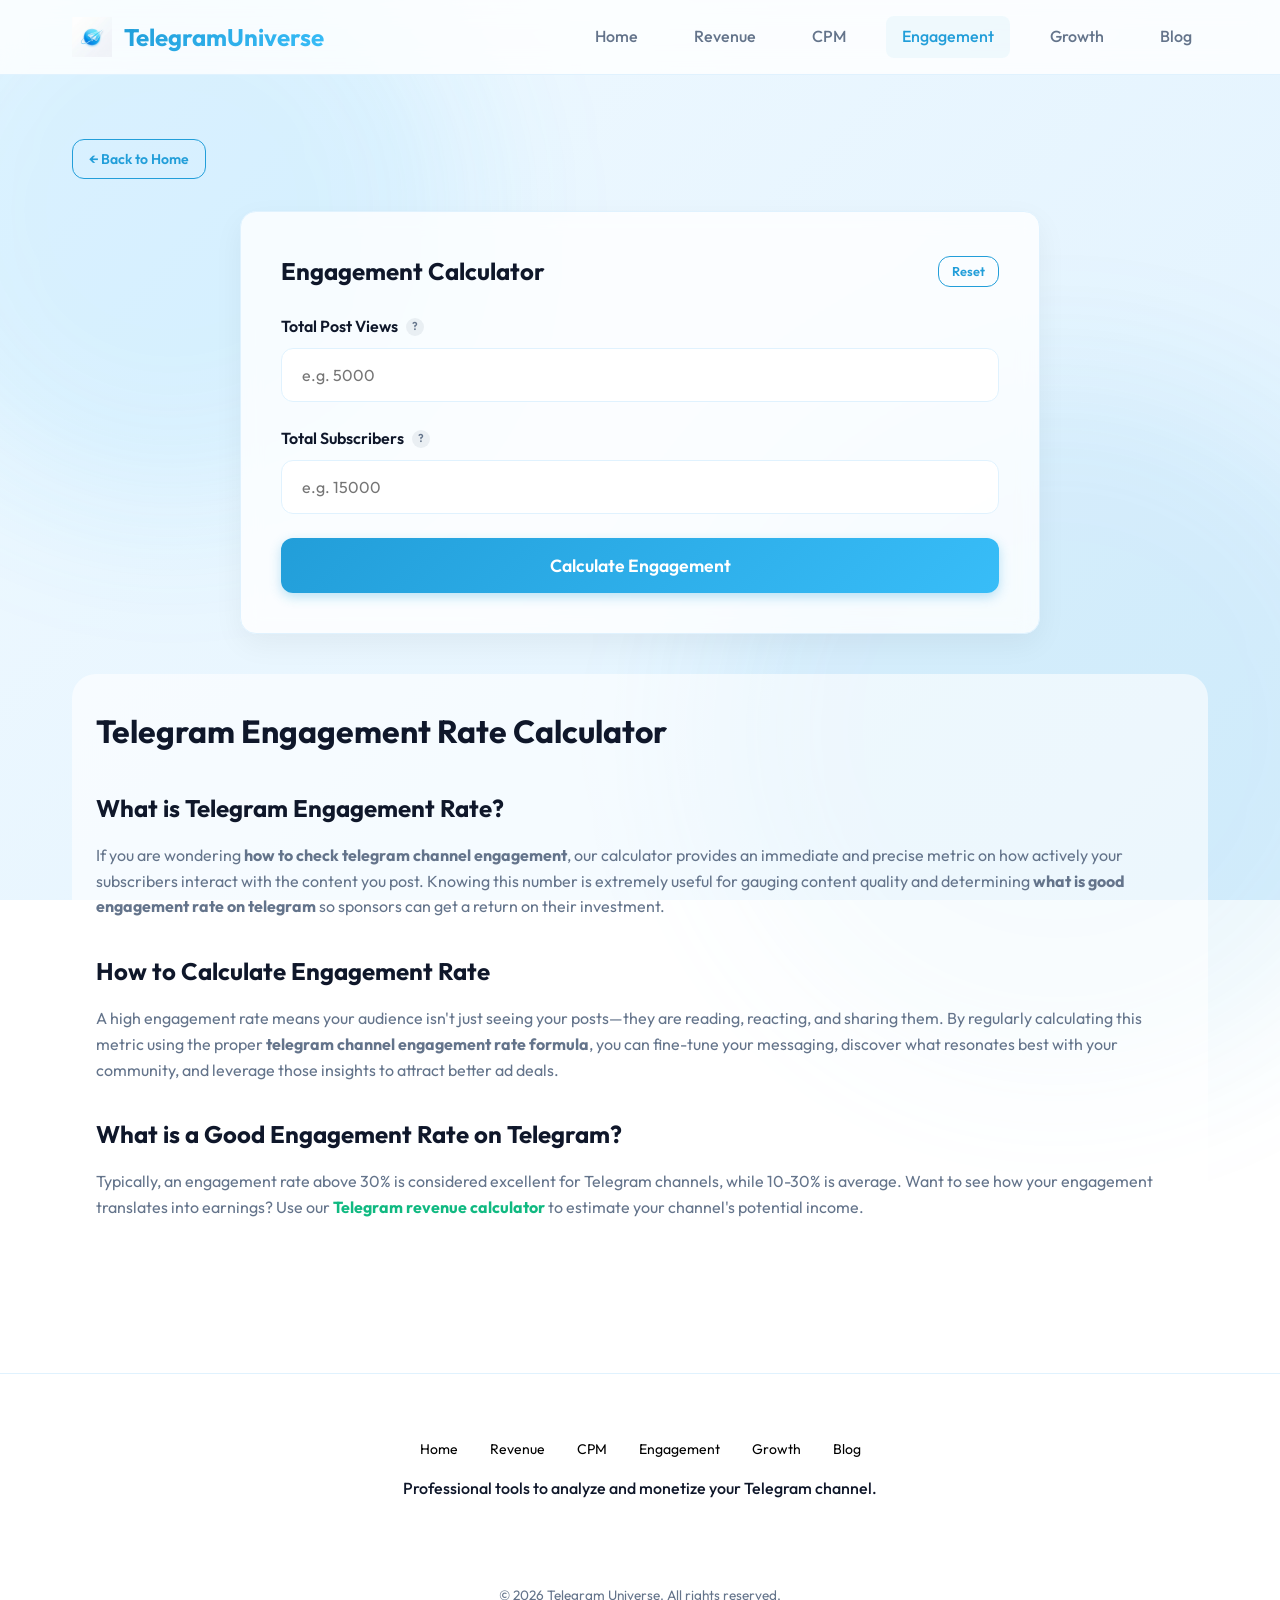
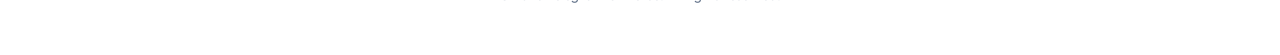
<file: engagement.html>
<!DOCTYPE html>
<html lang="en">
<head>
    <meta charset="UTF-8">
    <meta name="viewport" content="width=device-width, initial-scale=1.0, maximum-scale=1.0, user-scalable=no">
    <title>Telegram Engagement Rate Calculator - Check Your Channel Engagement</title>
    <meta name="description" content="Check your Telegram channel engagement rate for free. Find out if your audience is active and discover how to improve your channel engagement.">
    <meta name="robots" content="index, follow">
    <link rel="canonical" href="https://www.telegramuniverse.tech/engagement">
    <meta property="og:type" content="website">
    <meta property="og:site_name" content="Telegram Universe">
    <meta property="og:title" content="Telegram Engagement Rate Calculator - Check Your Channel Engagement">
    <meta property="og:description" content="Check your Telegram channel engagement rate for free. Find out if your audience is active and discover how to improve your channel engagement.">
    <meta property="og:url" content="https://www.telegramuniverse.tech/engagement">
    <meta property="og:image" content="https://www.telegramuniverse.tech/og-image.png">
    <link rel="icon" href="logo.png" type="image/png">
    <link rel="preconnect" href="https://fonts.googleapis.com">
    <link rel="dns-prefetch" href="https://www.googletagmanager.com">
    <link rel="stylesheet" href="styles.css">
  <!-- Google tag (gtag.js) -->
  <script async src="https://www.googletagmanager.com/gtag/js?id=G-THRJVB85P4"></script>
  <script>
    window.dataLayer = window.dataLayer || [];
    function gtag(){dataLayer.push(arguments);}
    gtag('js', new Date());

    gtag('config', 'G-THRJVB85P4');
  </script>
</head>
<body>
    <div class="bg-shape bg-shape-1"></div>
    <div class="bg-shape bg-shape-2"></div>

    <nav class="navbar">
        <div class="nav-container">
            <a href="index.html" class="nav-brand">
                <img src="logo.png" alt="Telegram Universe Logo" class="nav-logo">
                <span class="nav-brand-text">TelegramUniverse</span>
            </a>
            <button class="hamburger" id="nav-toggle" aria-label="Toggle navigation">
                <span></span>
                <span></span>
                <span></span>
            </button>
            <div class="nav-links" id="nav-links">
                <a href="index.html">Home</a>
                <a href="revenue.html">Revenue</a>
                <a href="cpm.html">CPM</a>
                <a href="engagement.html" class="active">Engagement</a>
                <a href="growth.html">Growth</a>
                <a href="blog.html">Blog</a>
            </div>
        </div>
    </nav>

    <main class="main-content">
        <div class="mb-5">
            <a href="index.html" class="btn btn-secondary" style="padding: 0.5rem 1rem; font-size: 0.875rem;">&larr; Back to Home</a>
        </div>

        <div class="tool-layout">
            <div class="glass-card">
                <div class="flex items-center justify-between mb-4">
                    <h2>Engagement Calculator</h2>
                    <button id="btn-reset-engagement" class="btn btn-secondary" style="padding: 0.4rem 0.8rem; font-size: 0.8rem;">Reset</button>
                </div>
                
                <form id="engagement-form">
                    <div class="form-group">
                        <label class="form-label">Total Post Views <span class="tooltip-icon" data-tooltip="The number of views on a specific post or average views over a period.">?</span></label>
                        <input type="number" id="inp-eng-views" class="form-control calc-input" min="0" placeholder="e.g. 5000">
                    </div>
                    
                    <div class="form-group">
                        <label class="form-label">Total Subscribers <span class="tooltip-icon" data-tooltip="The total number of subscribers in your channel.">?</span></label>
                        <input type="number" id="inp-eng-subscribers" class="form-control calc-input" min="0" placeholder="e.g. 15000">
                    </div>
                    
                    <button id="btn-calc-engagement" class="btn btn-primary btn-block btn-calc" style="padding: 1rem; font-size: 1.1rem; margin-top: 1.5rem; border-radius: 12px; box-shadow: 0 4px 12px var(--accent-shadow);">Calculate Engagement</button>
                </form>
            </div>

            <div id="result-section" class="glass-card results-card fade-in-section hidden">
                <h3>Engagement Rate Result</h3>
                
                <div class="result-item">
                    <div class="result-label">📊 Audience Engagement <span class="tooltip-icon" data-tooltip="Percentage of viewers who actively interacted.">?</span></div>
                    <div class="result-value large" id="res-eng-rate">0.00%</div>
                </div>
            </div>
        </div>

        <section class="seo-section fade-in-section">
            <h1>Telegram Engagement Rate Calculator</h1>
            <h2>What is Telegram Engagement Rate?</h2>
            <p>If you are wondering <strong>how to check telegram channel engagement</strong>, our calculator provides an immediate and precise metric on how actively your subscribers interact with the content you post. Knowing this number is extremely useful for gauging content quality and determining <strong>what is good engagement rate on telegram</strong> so sponsors can get a return on their investment.</p>
            
            <h2>How to Calculate Engagement Rate</h2>
            <p>A high engagement rate means your audience isn't just seeing your posts—they are reading, reacting, and sharing them. By regularly calculating this metric using the proper <strong>telegram channel engagement rate formula</strong>, you can fine-tune your messaging, discover what resonates best with your community, and leverage those insights to attract better ad deals.</p>

            <h2>What is a Good Engagement Rate on Telegram?</h2>
            <p>Typically, an engagement rate above 30% is considered excellent for Telegram channels, while 10-30% is average. Want to see how your engagement translates into earnings? Use our <a href="revenue.html" style="color: #10b981; text-decoration: none; font-weight: bold;">Telegram revenue calculator</a> to estimate your channel's potential income.</p>
        </section>
    </main>

    <!-- Footer -->
    <footer class="site-footer mt-4">
        <nav class="footer-links">
            <a href="index.html">Home</a>
            <a href="revenue.html">Revenue</a>
            <a href="cpm.html">CPM</a>
            <a href="engagement.html">Engagement</a>
            <a href="growth.html">Growth</a>
            <a href="blog.html">Blog</a>
        </nav>
        <p class="footer-tagline" style="color: var(--text-primary); font-weight: 500; margin-bottom: 1rem;">
            Professional tools to analyze and monetize your Telegram channel.
        </p>
        <p class="footer-disclaimer">
            Not affiliated with Telegram FZ-LLC. Earnings are simulated estimates for educational purposes.<br>
            All data is processed strictly locally in your browser.
        </p>
        <p class="footer-copyright mt-4" style="font-size: 0.85rem; color: var(--text-secondary);">
            &copy; 2026 Telegram Universe. All rights reserved.
        </p>
    </footer>

    <script src="script.js"></script>
    <script type="application/ld+json">
    {
      "@context": "https://schema.org",
      "@type": "WebApplication",
      "name": "Telegram Engagement Rate Calculator",
      "url": "https://www.telegramuniverse.tech/engagement",
      "description": "Calculate your Telegram channel engagement rate instantly",
      "applicationCategory": "UtilitiesApplication",
      "operatingSystem": "Web",
      "offers": {
        "@type": "Offer",
        "price": "0",
        "priceCurrency": "USD"
      }
    }
    </script>
</body>
</html>
</file>
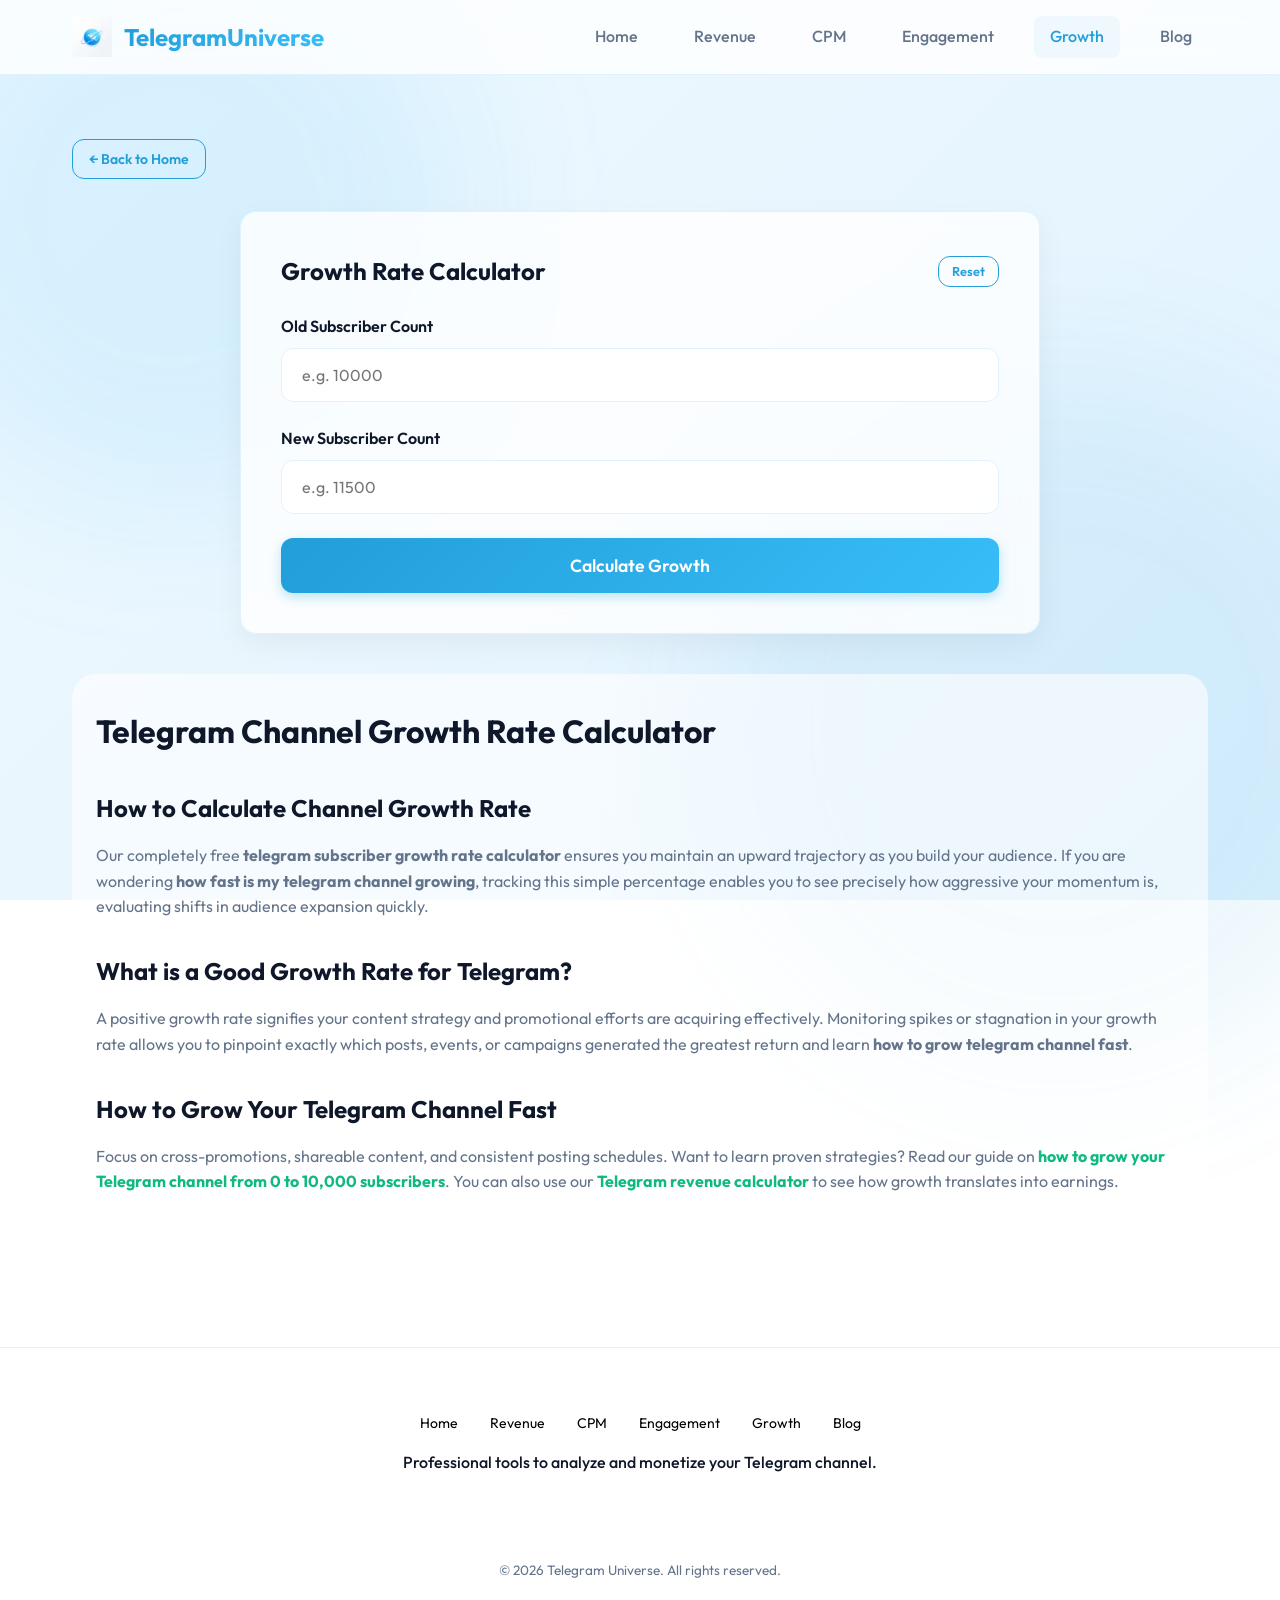
<file: growth.html>
<!DOCTYPE html>
<html lang="en">
<head>
    <meta charset="UTF-8">
    <meta name="viewport" content="width=device-width, initial-scale=1.0, maximum-scale=1.0, user-scalable=no">
    <title>Telegram Channel Growth Calculator - Track Subscriber Growth Rate</title>
    <meta name="description" content="Track how fast your Telegram channel is growing. Calculate subscriber growth rate and compare with industry benchmarks for free.">
    <meta name="robots" content="index, follow">
    <link rel="canonical" href="https://www.telegramuniverse.tech/growth">
    <meta property="og:type" content="website">
    <meta property="og:site_name" content="Telegram Universe">
    <meta property="og:title" content="Telegram Channel Growth Calculator - Track Subscriber Growth Rate">
    <meta property="og:description" content="Track how fast your Telegram channel is growing. Calculate subscriber growth rate and compare with industry benchmarks for free.">
    <meta property="og:url" content="https://www.telegramuniverse.tech/growth">
    <meta property="og:image" content="https://www.telegramuniverse.tech/og-image.png">
    <link rel="icon" href="logo.png" type="image/png">
    <link rel="preconnect" href="https://fonts.googleapis.com">
    <link rel="dns-prefetch" href="https://www.googletagmanager.com">
    <link rel="stylesheet" href="styles.css">
  <!-- Google tag (gtag.js) -->
  <script async src="https://www.googletagmanager.com/gtag/js?id=G-THRJVB85P4"></script>
  <script>
    window.dataLayer = window.dataLayer || [];
    function gtag(){dataLayer.push(arguments);}
    gtag('js', new Date());

    gtag('config', 'G-THRJVB85P4');
  </script>
</head>
<body>
    <div class="bg-shape bg-shape-1"></div>
    <div class="bg-shape bg-shape-2"></div>

    <nav class="navbar">
        <div class="nav-container">
            <a href="index.html" class="nav-brand">
                <img src="logo.png" alt="Telegram Universe Logo" class="nav-logo">
                <span class="nav-brand-text">TelegramUniverse</span>
            </a>
            <button class="hamburger" id="nav-toggle" aria-label="Toggle navigation">
                <span></span>
                <span></span>
                <span></span>
            </button>
            <div class="nav-links" id="nav-links">
                <a href="index.html">Home</a>
                <a href="revenue.html">Revenue</a>
                <a href="cpm.html">CPM</a>
                <a href="engagement.html">Engagement</a>
                <a href="growth.html" class="active">Growth</a>
                <a href="blog.html">Blog</a>
            </div>
        </div>
    </nav>

    <main class="main-content">
        <div class="mb-5">
            <a href="index.html" class="btn btn-secondary" style="padding: 0.5rem 1rem; font-size: 0.875rem;">&larr; Back to Home</a>
        </div>

        <div class="tool-layout">
            <div class="glass-card">
                <div class="flex items-center justify-between mb-4">
                    <h2>Growth Rate Calculator</h2>
                    <button id="btn-reset-growth" class="btn btn-secondary" style="padding: 0.4rem 0.8rem; font-size: 0.8rem;">Reset</button>
                </div>
                
                <form id="growth-form">
                    <div class="form-group">
                        <label class="form-label">Old Subscriber Count</label>
                        <input type="number" id="inp-old-subs" class="form-control calc-input" min="0" placeholder="e.g. 10000">
                    </div>
                    
                    <div class="form-group">
                        <label class="form-label">New Subscriber Count</label>
                        <input type="number" id="inp-new-subs" class="form-control calc-input" min="0" placeholder="e.g. 11500">
                    </div>
                    
                    <button id="btn-calc-growth" class="btn btn-primary btn-block btn-calc" style="padding: 1rem; font-size: 1.1rem; margin-top: 1.5rem; border-radius: 12px; box-shadow: 0 4px 12px var(--accent-shadow);">Calculate Growth</button>
                </form>
            </div>

            <div id="result-section" class="glass-card results-card fade-in-section hidden">
                <h3>Growth Rate Result</h3>
                
                <div class="result-item">
                    <div class="result-label">📈 Audience Growth</div>
                    <div class="result-value large" id="res-growth-rate" style="transition: color 0.3s ease;">0.00%</div>
                </div>
            </div>
        </div>

        <section class="seo-section fade-in-section">
            <h1>Telegram Channel Growth Rate Calculator</h1>
            <h2>How to Calculate Channel Growth Rate</h2>
            <p>Our completely free <strong>telegram subscriber growth rate calculator</strong> ensures you maintain an upward trajectory as you build your audience. If you are wondering <strong>how fast is my telegram channel growing</strong>, tracking this simple percentage enables you to see precisely how aggressive your momentum is, evaluating shifts in audience expansion quickly.</p>
            
            <h2>What is a Good Growth Rate for Telegram?</h2>
            <p>A positive growth rate signifies your content strategy and promotional efforts are acquiring effectively. Monitoring spikes or stagnation in your growth rate allows you to pinpoint exactly which posts, events, or campaigns generated the greatest return and learn <strong>how to grow telegram channel fast</strong>.</p>

            <h2>How to Grow Your Telegram Channel Fast</h2>
            <p>Focus on cross-promotions, shareable content, and consistent posting schedules. Want to learn proven strategies? Read our guide on <a href="blog-grow-telegram-channel.html" style="color: #10b981; text-decoration: none; font-weight: bold;">how to grow your Telegram channel from 0 to 10,000 subscribers</a>. You can also use our <a href="revenue.html" style="color: #10b981; text-decoration: none; font-weight: bold;">Telegram revenue calculator</a> to see how growth translates into earnings.</p>
        </section>
    </main>

    <!-- Footer -->
    <footer class="site-footer mt-4">
        <nav class="footer-links">
            <a href="index.html">Home</a>
            <a href="revenue.html">Revenue</a>
            <a href="cpm.html">CPM</a>
            <a href="engagement.html">Engagement</a>
            <a href="growth.html">Growth</a>
            <a href="blog.html">Blog</a>
        </nav>
        <p class="footer-tagline" style="color: var(--text-primary); font-weight: 500; margin-bottom: 1rem;">
            Professional tools to analyze and monetize your Telegram channel.
        </p>
        <p class="footer-disclaimer">
            Not affiliated with Telegram FZ-LLC. Earnings are simulated estimates for educational purposes.<br>
            All data is processed strictly locally in your browser.
        </p>
        <p class="footer-copyright mt-4" style="font-size: 0.85rem; color: var(--text-secondary);">
            &copy; 2026 Telegram Universe. All rights reserved.
        </p>
    </footer>

    <script src="script.js"></script>
    <script type="application/ld+json">
    {
      "@context": "https://schema.org",
      "@type": "WebApplication",
      "name": "Telegram Channel Growth Calculator",
      "url": "https://www.telegramuniverse.tech/growth",
      "description": "Calculate your Telegram channel subscriber growth rate",
      "applicationCategory": "UtilitiesApplication",
      "operatingSystem": "Web",
      "offers": {
        "@type": "Offer",
        "price": "0",
        "priceCurrency": "USD"
      }
    }
    </script>
</body>
</html>
</file>
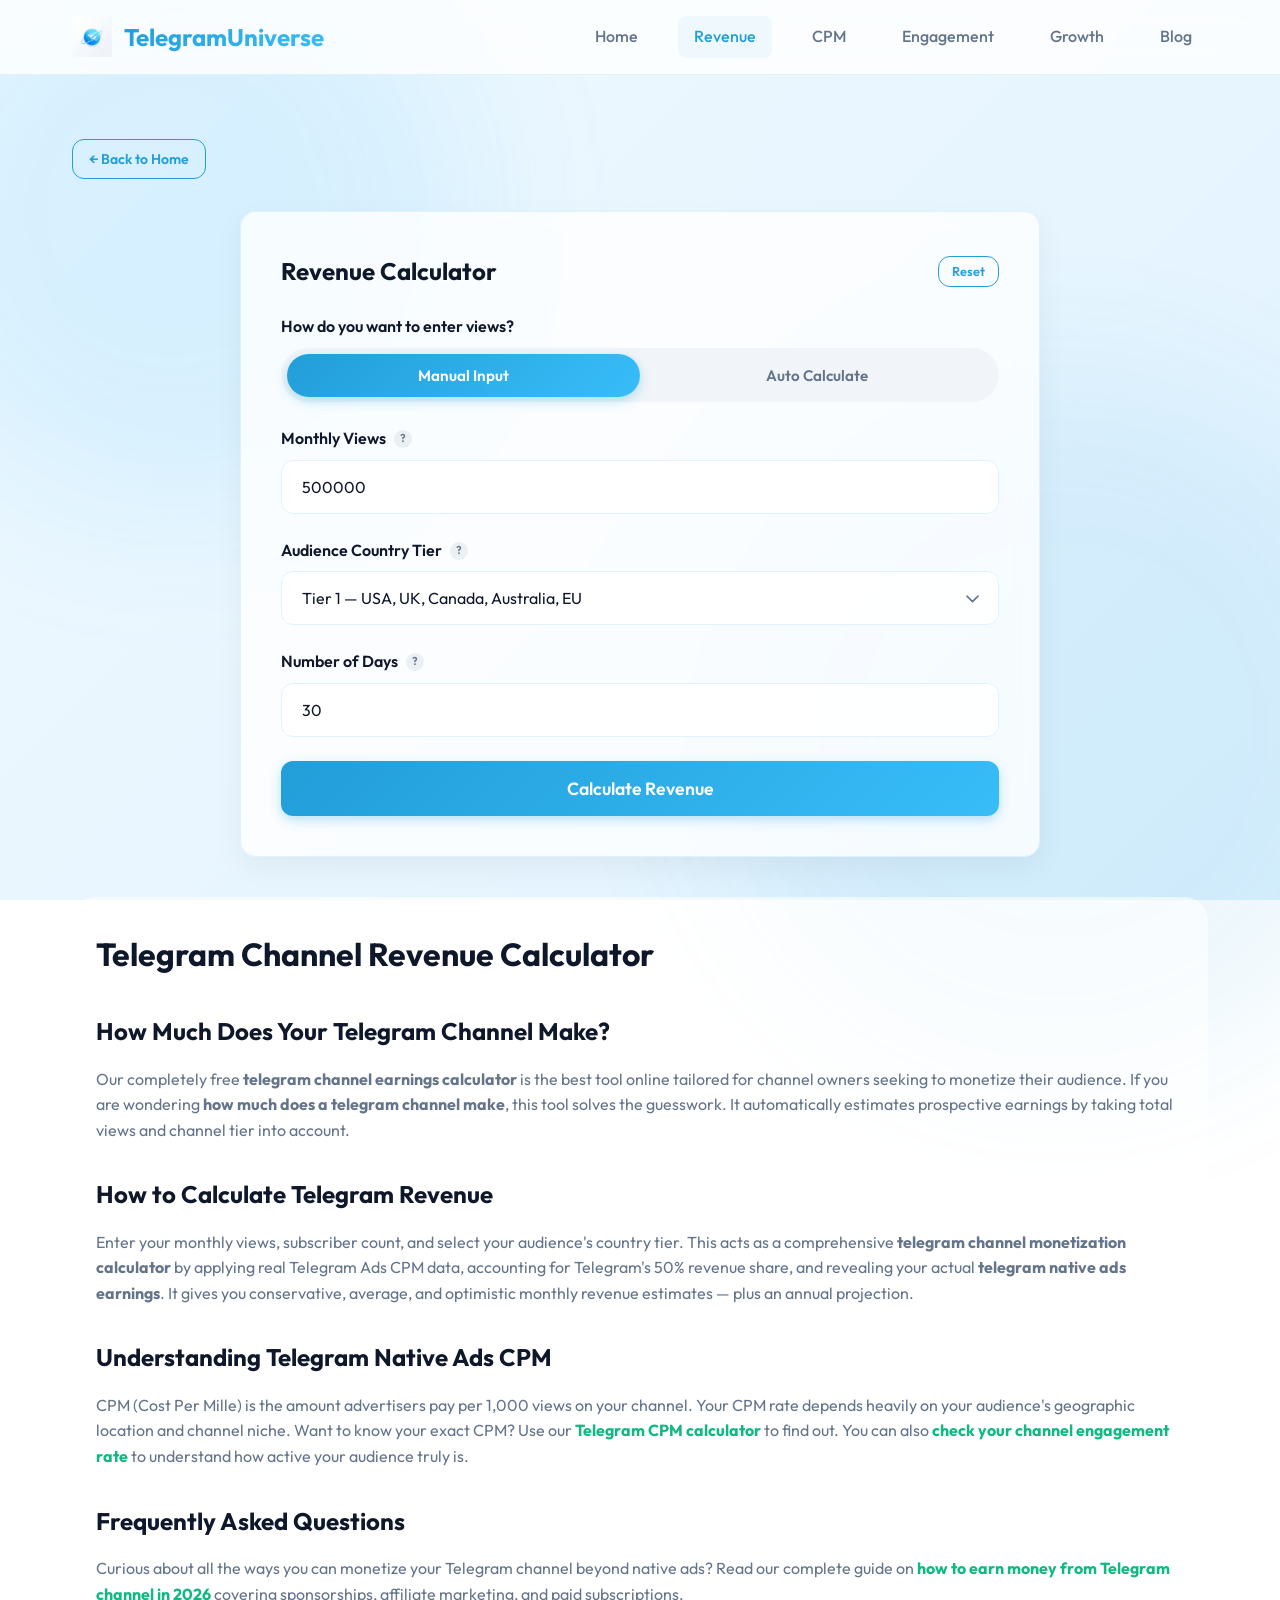
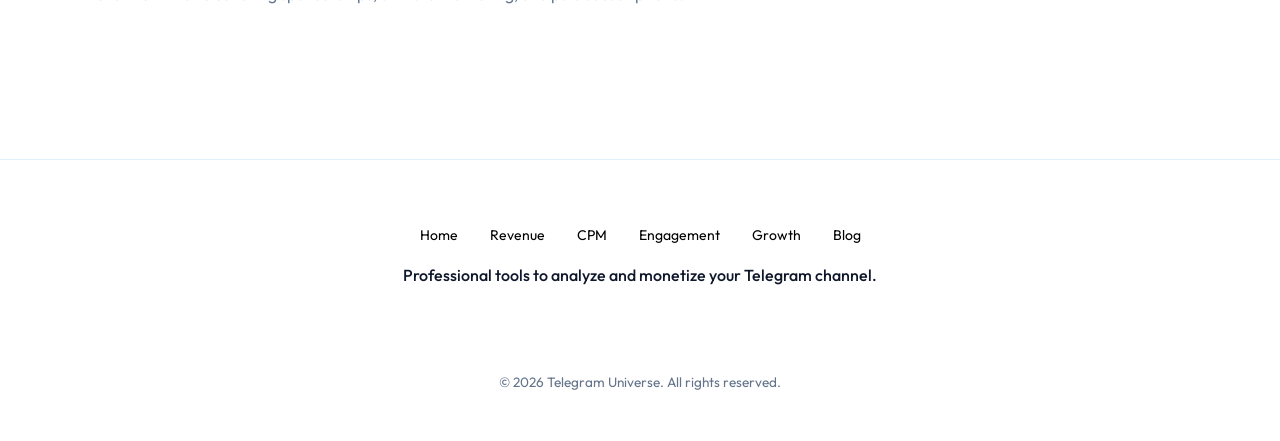
<file: revenue.html>
<!DOCTYPE html>
<html lang="en">

<head>
    <meta charset="UTF-8">
    <meta name="viewport" content="width=device-width, initial-scale=1.0, maximum-scale=1.0, user-scalable=no">
    <title>Telegram Channel Revenue Calculator - How Much Does Your Channel Make?</title>
    <meta name="description"
        content="Wondering how much your Telegram channel makes? Use our free revenue calculator to estimate monthly and annual earnings from Telegram native ads instantly.">
    <meta name="robots" content="index, follow">
    <link rel="canonical" href="https://www.telegramuniverse.tech/revenue">
    <meta property="og:type" content="website">
    <meta property="og:site_name" content="Telegram Universe">
    <meta property="og:title" content="Telegram Channel Revenue Calculator - How Much Does Your Channel Make?">
    <meta property="og:description" content="Wondering how much your Telegram channel makes? Use our free revenue calculator to estimate monthly and annual earnings from Telegram native ads instantly.">
    <meta property="og:url" content="https://www.telegramuniverse.tech/revenue">
    <meta property="og:image" content="https://www.telegramuniverse.tech/og-image.png">
    <link rel="icon" href="logo.png" type="image/png">
    <link rel="preconnect" href="https://fonts.googleapis.com">
    <link rel="dns-prefetch" href="https://www.googletagmanager.com">
    <link rel="stylesheet" href="styles.css">
  <!-- Google tag (gtag.js) -->
  <script async src="https://www.googletagmanager.com/gtag/js?id=G-THRJVB85P4"></script>
  <script>
    window.dataLayer = window.dataLayer || [];
    function gtag(){dataLayer.push(arguments);}
    gtag('js', new Date());

    gtag('config', 'G-THRJVB85P4');
  </script>
</head>

<body>
    <div class="bg-shape bg-shape-1"></div>
    <div class="bg-shape bg-shape-2"></div>

    <nav class="navbar">
        <div class="nav-container">
            <a href="index.html" class="nav-brand">
                <img src="logo.png" alt="Telegram Universe Logo" class="nav-logo">
                <span class="nav-brand-text">TelegramUniverse</span>
            </a>
            <button class="hamburger" id="nav-toggle" aria-label="Toggle navigation">
                <span></span>
                <span></span>
                <span></span>
            </button>
            <div class="nav-links" id="nav-links">
                <a href="index.html">Home</a>
                <a href="revenue.html" class="active">Revenue</a>
                <a href="cpm.html">CPM</a>
                <a href="engagement.html">Engagement</a>
                <a href="growth.html">Growth</a>
                <a href="blog.html">Blog</a>
            </div>
        </div>
    </nav>

    <main class="main-content">
        <div class="mb-5">
            <a href="index.html" class="btn btn-secondary" style="padding: 0.5rem 1rem; font-size: 0.875rem;">&larr;
                Back to Home</a>
        </div>

        <div class="tool-layout">
            <!-- Calculator Setup -->
            <div class="glass-card">
                <div class="flex items-center justify-between mb-4">
                    <h2>Revenue Calculator</h2>
                    <button id="btn-reset-revenue" class="btn btn-secondary"
                        style="padding: 0.4rem 0.8rem; font-size: 0.8rem;">Reset</button>
                </div>

                <form id="revenue-form">
                    <div class="form-group">
                        <label class="form-label">How do you want to enter views?</label>
                        <div class="toggle-wrapper" data-target="revViews">
                            <button type="button" class="toggle-btn active" data-val="manual">Manual Input</button>
                            <button type="button" class="toggle-btn" data-val="auto">Auto Calculate</button>
                        </div>
                    </div>

                    <div id="revViews-manual-fields" class="fade-in-section is-visible">
                        <div class="form-group">
                            <label class="form-label">Monthly Views <span class="tooltip-icon"
                                    data-tooltip="Total number of views your channel receives per month.">?</span></label>
                            <input type="number" id="inp-monthly-views" class="form-control calc-input" min="1"
                                placeholder="e.g. 500000" value="500000">
                        </div>
                    </div>

                    <div id="revViews-auto-fields" class="hidden fade-in-section is-visible">
                        <div class="form-row">
                            <div class="form-group">
                                <label class="form-label">Average Views Per Post <span class="tooltip-icon"
                                        data-tooltip="Average views each of your posts receives.">?</span></label>
                                <input type="number" id="inp-views-per-post" class="calc-input form-control" min="0" placeholder="e.g. 10000" value="">
                            </div>
                            <div class="form-group">
                                <label class="form-label">Posts Per Day <span class="tooltip-icon"
                                        data-tooltip="How many posts you publish daily on average.">?</span></label>
                                <input type="number" id="inp-posts-per-day" class="calc-input form-control" min="0" placeholder="e.g. 3" value="">
                            </div>
                        </div>
                    </div>

                    <div class="form-group">
                        <label class="form-label">Audience Country Tier <span class="tooltip-icon"
                                data-tooltip="Tier 1: USA, UK, Canada, AU. Tier 2: Europe, LATAM, ME. Tier 3: India, SEA, Africa.">?</span></label>
                        <select id="sel-tier" class="form-control calc-input">
                            <option value="tier1" selected>Tier 1 — USA, UK, Canada, Australia, EU</option>
                            <option value="tier2">Tier 2 — India, Brazil, Russia, Turkey</option>
                            <option value="tier3">Tier 3 — Other Countries</option>
                        </select>
                    </div>

                    <div class="form-group">
                        <label class="form-label">Number of Days <span class="tooltip-icon"
                                data-tooltip="Number of days to estimate revenue for.">?</span></label>
                        <input type="number" id="inp-days" class="calc-input form-control" min="1"
                            placeholder="e.g. 30" value="30">
                    </div>

                    <div id="rev-warning" class="hidden" style="background: rgba(239,68,68,0.12); border: 1px solid rgba(239,68,68,0.4); border-radius: 0.5rem; padding: 0.75rem 1rem; font-size: 0.85rem; color: #ef4444; margin-top: 0.5rem;">
                        <span id="rev-warning-text"></span>
                    </div>
                    
                    <button id="btn-calc-revenue" class="btn btn-primary btn-block btn-calc" style="padding: 1rem; font-size: 1.1rem; margin-top: 1.5rem; border-radius: 12px; box-shadow: 0 4px 12px var(--accent-shadow);">Calculate Revenue</button>
                </form>
            </div>

            <!-- Results Panel -->
            <div id="result-section" class="glass-card results-card fade-in-section hidden">
                <h3>Revenue Estimate</h3>

                <div class="result-item" style="margin-bottom: 1.5rem;">
                    <div class="result-label">📊 Calculated Monthly Views <span class="tooltip-icon"
                            data-tooltip="Based on your average views per post and posts per day over 30 days.">?</span></div>
                    <div class="result-value" id="res-calc-monthly-views" style="font-size: 1.25rem;">0</div>
                </div>

                <div style="display: flex; gap: 1rem; margin-bottom: 0.5rem;">
                    <div class="result-item" style="flex:1;">
                        <div class="result-label">💰 Full CPM (Avg)</div>
                        <div class="result-value" id="res-full-cpm" style="font-size: 1.25rem;">$0.00</div>
                    </div>
                    <div class="result-item" style="flex:1;">
                        <div class="result-label">Your CPM (After 50%)</div>
                        <div class="result-value" id="res-avg-cpm" style="font-size: 1.25rem;">$0.00</div>
                    </div>
                </div>

                <div class="result-divider"></div>

                <div class="result-item">
                    <div class="result-label" id="lbl-period-avg">💰 Revenue for 30 Days (Avg)</div>
                    <div class="result-value large" id="res-period-avg" style="color: var(--accent-gradient-hover);">$0</div>
                </div>

                <div style="display: flex; gap: 1rem; margin-bottom: 0.5rem;">
                    <div class="result-item" style="flex:1;">
                        <div class="result-label" id="lbl-period-min">Min for 30 Days</div>
                        <div class="result-value" id="res-period-min" style="font-size: 1.25rem;">$0</div>
                    </div>
                    <div class="result-item" style="flex:1;">
                        <div class="result-label" id="lbl-period-max">Max for 30 Days</div>
                        <div class="result-value" id="res-period-max" style="font-size: 1.25rem;">$0</div>
                    </div>
                </div>

                <div class="result-divider"></div>

                <div class="result-item">
                    <div class="result-label">💰 Monthly Revenue (Avg)</div>
                    <div class="result-value large" id="res-avg-rev" style="font-size: 2rem;">$0</div>
                </div>

                <div style="display: flex; gap: 1rem; margin-bottom: 0.5rem;">
                    <div class="result-item" style="flex:1;">
                        <div class="result-label">Monthly Min</div>
                        <div class="result-value" id="res-min-rev" style="font-size: 1.25rem;">$0</div>
                    </div>
                    <div class="result-item" style="flex:1;">
                        <div class="result-label">Monthly Max</div>
                        <div class="result-value" id="res-max-rev" style="font-size: 1.25rem;">$0</div>
                    </div>
                </div>

                <div class="result-divider"></div>

                <div class="result-item" style="margin-bottom: 1.5rem;">
                    <div class="result-label">📈 Annual Revenue (Avg)</div>
                    <div class="result-value" id="res-annual-rev" style="font-size: 1.5rem;">$0</div>
                </div>

                <p style="font-size: 0.85rem; opacity: 0.7; margin: 0; text-align: center;">
                    Based on real Telegram Ads CPM data. Telegram keeps 50% revenue share.
                </p>
            </div>
        </div>

        <section class="seo-section fade-in-section">
            <h1>Telegram Channel Revenue Calculator</h1>
            <h2>How Much Does Your Telegram Channel Make?</h2>
            <p>Our completely free <strong>telegram channel earnings calculator</strong> is the best tool online tailored for channel owners seeking to monetize their audience. If you are wondering <strong>how much does a telegram channel make</strong>, this tool solves the guesswork. It automatically estimates prospective earnings by taking total views and channel tier into account.</p>

            <h2>How to Calculate Telegram Revenue</h2>
            <p>Enter your monthly views, subscriber count, and select your audience's country tier. This acts as a comprehensive <strong>telegram channel monetization calculator</strong> by applying real Telegram Ads CPM data, accounting for Telegram's 50% revenue share, and revealing your actual <strong>telegram native ads earnings</strong>. It gives you conservative, average, and optimistic monthly revenue estimates — plus an annual projection.</p>

            <h2>Understanding Telegram Native Ads CPM</h2>
            <p>CPM (Cost Per Mille) is the amount advertisers pay per 1,000 views on your channel. Your CPM rate depends heavily on your audience's geographic location and channel niche. Want to know your exact CPM? Use our <a href="cpm.html" style="color: #10b981; text-decoration: none; font-weight: bold;">Telegram CPM calculator</a> to find out. You can also <a href="engagement.html" style="color: #10b981; text-decoration: none; font-weight: bold;">check your channel engagement rate</a> to understand how active your audience truly is.</p>

            <h2>Frequently Asked Questions</h2>
            <p>Curious about all the ways you can monetize your Telegram channel beyond native ads? Read our complete guide on <a href="blog-earn-money-telegram.html" style="color: #10b981; text-decoration: none; font-weight: bold;">how to earn money from Telegram channel in 2026</a> covering sponsorships, affiliate marketing, and paid subscriptions.</p>
        </section>
    </main>

    <!-- Footer -->
    <footer class="site-footer mt-4">
        <nav class="footer-links">
            <a href="index.html">Home</a>
            <a href="revenue.html">Revenue</a>
            <a href="cpm.html">CPM</a>
            <a href="engagement.html">Engagement</a>
            <a href="growth.html">Growth</a>
            <a href="blog.html">Blog</a>
        </nav>
        <p class="footer-tagline" style="color: var(--text-primary); font-weight: 500; margin-bottom: 1rem;">
            Professional tools to analyze and monetize your Telegram channel.
        </p>
        <p class="footer-disclaimer">
            Not affiliated with Telegram FZ-LLC. Earnings are simulated estimates for educational purposes.<br>
            All data is processed strictly locally in your browser.
        </p>
        <p class="footer-copyright mt-4" style="font-size: 0.85rem; color: var(--text-secondary);">
            &copy; 2026 Telegram Universe. All rights reserved.
        </p>
    </footer>

    <script src="script.js"></script>
    <script type="application/ld+json">
    {
      "@context": "https://schema.org",
      "@type": "WebApplication",
      "name": "Telegram Channel Revenue Calculator",
      "url": "https://www.telegramuniverse.tech/revenue",
      "description": "Calculate your Telegram channel revenue from native ads instantly",
      "applicationCategory": "UtilitiesApplication",
      "operatingSystem": "Web",
      "offers": {
        "@type": "Offer",
        "price": "0",
        "priceCurrency": "USD"
      }
    }
    </script>
    <script type="application/ld+json">
    {
      "@context": "https://schema.org",
      "@type": "FAQPage",
      "mainEntity": [
        {
          "@type": "Question",
          "name": "How much does a Telegram channel make?",
          "acceptedAnswer": {
            "@type": "Answer",
            "text": "A Telegram channel can make anywhere from $50 to $5000+ per month depending on views, audience country tier and engagement rate. Tier 1 audiences earn significantly more."
          }
        },
        {
          "@type": "Question",
          "name": "What is Telegram native ads revenue share?",
          "acceptedAnswer": {
            "@type": "Answer",
            "text": "Telegram shares 50% of native ad revenue with channel owners. The other 50% is kept by Telegram."
          }
        },
        {
          "@type": "Question",
          "name": "How to calculate Telegram channel revenue?",
          "acceptedAnswer": {
            "@type": "Answer",
            "text": "Telegram revenue is calculated using monthly views divided by 1000 multiplied by your CPM rate after Telegrams 50% cut."
          }
        },
        {
          "@type": "Question",
          "name": "What is a good CPM for Telegram?",
          "acceptedAnswer": {
            "@type": "Answer",
            "text": "A good CPM for Telegram is $1.75 for Tier 1 countries like USA and UK. Tier 2 countries average $0.625 and Tier 3 countries average $0.275."
          }
        }
      ]
    }
    </script>
</body>

</html>
</file>
<file: styles.css>
@import url('https://fonts.googleapis.com/css2?family=Outfit:wght@300;400;500;600;700&display=swap');

:root {
  --bg-color: #F0F9FF;
  --bg-gradient: linear-gradient(135deg, #F0F9FF, #E0F2FE);
  --text-primary: #0F172A;
  --text-secondary: #64748B;
  --accent-gradient: linear-gradient(135deg, #229ED9 0%, #38BDF8 100%);
  --accent-gradient-hover: linear-gradient(135deg, #38BDF8 0%, #229ED9 100%);
  --accent-shadow: rgba(34, 158, 217, 0.3);
  
  --glass-bg: rgba(255, 255, 255, 0.8);
  --glass-bg-hover: rgba(255, 255, 255, 0.95);
  --glass-border: #E0F2FE;
  --glass-shadow: 0 10px 30px rgba(0, 0, 0, 0.05);
  
  /* Layout */
  --max-width: 1200px;
}

* {
  margin: 0;
  padding: 0;
  box-sizing: border-box;
}

body {
  font-family: 'Outfit', sans-serif;
  background: var(--bg-gradient);
  background-attachment: fixed;
  color: var(--text-primary);
  line-height: 1.6;
  min-height: 100vh;
  display: flex;
  flex-direction: column;
  overflow-x: hidden;
}

/* 3D background elements */
.bg-shape {
  position: fixed;
  border-radius: 50%;
  filter: blur(80px);
  z-index: -1;
  opacity: 0.6;
  animation: float 20s infinite alternate cubic-bezier(0.5, 0, 0.5, 1);
}
.bg-shape-1 {
  width: 50vw;
  height: 50vw;
  max-width: 600px;
  max-height: 600px;
  background: rgba(56, 189, 248, 0.2);
  top: -10%;
  left: -10%;
}
.bg-shape-2 {
  width: 60vw;
  height: 60vw;
  max-width: 700px;
  max-height: 700px;
  background: rgba(34, 158, 217, 0.15);
  bottom: -20%;
  right: -10%;
  animation-delay: -10s;
}

@keyframes float {
  0% { transform: translate(0, 0) scale(1); }
  100% { transform: translate(5%, 10%) scale(1.1); }
}

/* Star Background Effect - Hidden for Light Theme */
.stars-bg {
  display: none;
}

/* Star Background Effect */
.stars-bg {
  position: fixed;
  top: 0;
  left: 0;
  width: 100%;
  height: 100%;
  z-index: -2;
  background-image: 
    radial-gradient(1.5px 1.5px at 20px 30px, #ffffff, rgba(0,0,0,0)),
    radial-gradient(1.5px 1.5px at 40px 70px, rgba(255,255,255,0.8), rgba(0,0,0,0)),
    radial-gradient(1.5px 1.5px at 150px 150px, #ffffff, rgba(0,0,0,0)),
    radial-gradient(1.5px 1.5px at 90px 40px, rgba(255,255,255,0.7), rgba(0,0,0,0));
  background-size: 200px 200px;
  opacity: 0.15;
  animation: twinkle 5s linear infinite alternate;
}

@keyframes twinkle {
  0% { opacity: 0.1; }
  100% { opacity: 0.25; }
}

/* Navbar */
.navbar {
  background: rgba(255, 255, 255, 0.8);
  backdrop-filter: blur(12px);
  -webkit-backdrop-filter: blur(12px);
  border-bottom: 1px solid var(--glass-border);
  padding: 1rem 0;
  position: sticky;
  top: 0;
  z-index: 100;
}

.nav-container {
  max-width: var(--max-width);
  margin: 0 auto;
  padding: 0 2rem;
  display: flex;
  justify-content: space-between;
  align-items: center;
}

.nav-brand {
  display: flex;
  align-items: center;
  gap: 0.75rem;
  text-decoration: none;
  cursor: pointer;
  animation: navFadeIn 0.8s ease-out;
}

@keyframes navFadeIn {
  from { opacity: 0; }
  to { opacity: 1; }
}

.nav-brand-text {
  font-size: 1.5rem;
  font-weight: 700;
  background: var(--accent-gradient);
  -webkit-background-clip: text;
  background-clip: text;
  -webkit-text-fill-color: transparent;
}

.nav-logo {
  height: 40px;
  width: auto;
  transition: transform 0.3s ease;
  object-fit: contain;
}

.nav-brand:hover .nav-logo {
  transform: scale(1.05);
}

.nav-links {
  display: flex;
  gap: 1.5rem;
}

.nav-links a {
  text-decoration: none;
  color: var(--text-secondary);
  font-weight: 500;
  transition: all 0.3s ease;
  padding: 0.5rem 1rem;
  border-radius: 8px;
}

.nav-links a:hover, .nav-links a.active {
  color: #229ED9;
  background: rgba(34, 158, 217, 0.05);
}

/* Main Content */
.main-content {
  flex: 1;
  max-width: var(--max-width);
  margin: 0 auto;
  padding: 4rem 2rem;
  width: 100%;
}

/* Hero Section */
.hero {
  text-align: center;
  margin-bottom: 4rem;
  animation: fadeInDown 0.8s ease-out;
}

.hero h1 {
  font-size: 3.5rem;
  font-weight: 800;
  margin-bottom: 1rem;
  line-height: 1.2;
}

.hero p {
  font-size: 1.25rem;
  color: var(--text-secondary);
  max-width: 600px;
  margin: 0 auto;
}

/* Trust Bar */
.trust-bar {
  display: flex;
  flex-wrap: wrap;
  justify-content: center;
  align-items: center;
  gap: 1.5rem 3rem;
  margin: 0 auto 4rem;
  padding: 1.5rem 2.5rem;
  background: var(--glass-bg);
  backdrop-filter: blur(10px);
  -webkit-backdrop-filter: blur(10px);
  border: 1px solid var(--glass-border);
  border-radius: 100px;
  box-shadow: var(--glass-shadow);
  max-width: 950px;
}

.trust-item {
  display: flex;
  align-items: center;
  gap: 0.5rem;
  font-weight: 600;
  color: var(--text-primary);
  font-size: 1rem;
}

@media (max-width: 768px) {
  .trust-bar {
    border-radius: 20px;
    padding: 1.5rem;
    gap: 1rem;
    flex-direction: column;
    align-items: flex-start;
  }
}

/* Glass Card Component */
.glass-card {
  background: var(--glass-bg);
  backdrop-filter: blur(10px);
  -webkit-backdrop-filter: blur(10px);
  border: 1px solid var(--glass-border);
  border-radius: 16px;
  padding: 2.5rem;
  box-shadow: var(--glass-shadow);
  transition: all 0.4s cubic-bezier(0.175, 0.885, 0.32, 1.275);
}

.glass-card:hover {
  transform: translateY(-5px);
  background: var(--glass-bg-hover);
  box-shadow: 0 15px 40px 0 rgba(0, 0, 0, 0.08);
}

/* Tools Grid */
.tools-grid {
  display: grid;
  grid-template-columns: repeat(auto-fit, minmax(280px, 1fr));
  gap: 2rem;
}

.tool-card {
  display: flex;
  flex-direction: column;
  height: 100%;
}

.tool-icon {
  width: 64px;
  height: 64px;
  border-radius: 16px;
  background: var(--accent-gradient);
  display: flex;
  align-items: center;
  justify-content: center;
  color: white;
  font-size: 2rem;
  margin-bottom: 1.5rem;
  box-shadow: 0 10px 20px var(--accent-shadow);
  transition: transform 0.3s ease;
}

.tool-card:hover .tool-icon {
  transform: scale(1.1) rotate(5deg);
}

.tool-card h3 {
  font-size: 1.5rem;
  margin-bottom: 0.75rem;
  color: var(--text-primary);
}

.tool-card p {
  color: var(--text-secondary);
  margin-bottom: 2rem;
  flex-grow: 1;
}

/* Buttons */
.btn {
  display: inline-block;
  padding: 0.875rem 1.5rem;
  border-radius: 12px;
  font-weight: 600;
  text-decoration: none;
  transition: all 0.3s ease;
  cursor: pointer;
  border: none;
  text-align: center;
  font-family: 'Outfit', sans-serif;
}

.btn-primary {
  background: var(--accent-gradient);
  color: white;
  box-shadow: 0 8px 20px var(--accent-shadow);
}

.btn-primary:hover {
  background: var(--accent-gradient-hover);
  transform: scale(1.05);
  box-shadow: 0 12px 25px rgba(34, 158, 217, 0.5);
}

.btn-secondary {
  background: transparent;
  color: #229ED9;
  border: 1px solid #229ED9;
}

.btn-secondary:hover {
  background: rgba(34, 158, 217, 0.05);
  transform: scale(1.05);
  border-color: #229ED9;
}

.btn-block {
  display: block;
  width: 100%;
}

/* Form Elements */
.form-group {
  margin-bottom: 1.5rem;
}

.form-label {
  display: flex;
  align-items: center;
  gap: 0.5rem;
  font-weight: 600;
  margin-bottom: 0.5rem;
  color: var(--text-primary);
}

.form-control {
  width: 100%;
  padding: 1rem 1.25rem;
  border-radius: 12px;
  border: 1px solid var(--glass-border);
  background: rgba(255, 255, 255, 0.9);
  font-family: 'Outfit', sans-serif;
  font-size: 1rem;
  color: var(--text-primary);
  transition: all 0.3s ease;
}

.form-control:focus {
  outline: none;
  border-color: #229ED9;
  background: white;
  box-shadow: 0 0 0 4px rgba(34, 158, 217, 0.1);
}

.form-row {
  display: flex;
  gap: 1.5rem;
  margin-bottom: 1.5rem;
}

.form-row .form-group {
  flex: 1;
  margin-bottom: 0;
}

/* Custom Select */
select.form-control {
  appearance: none;
  background-image: url("data:image/svg+xml,%3Csvg xmlns='http://www.w3.org/2000/svg' fill='none' viewBox='0 0 24 24' stroke='%2364748b'%3E%3Cpath stroke-linecap='round' stroke-linejoin='round' stroke-width='2' d='M19 9l-7 7-7-7'%3E%3C/path%3E%3C/svg%3E");
  background-repeat: no-repeat;
  background-position: right 1rem center;
  background-size: 1.2rem;
  padding-right: 2.5rem;
}

/* Toggles */
.toggle-wrapper {
  display: flex;
  background: #F1F5F9;
  border-radius: 999px;
  padding: 0.35rem;
  margin-bottom: 1rem;
}

.toggle-btn {
  flex: 1;
  padding: 0.75rem 1rem;
  text-align: center;
  border-radius: 999px;
  border: none;
  background: transparent;
  cursor: pointer;
  font-weight: 600;
  font-size: 0.95rem;
  color: var(--text-secondary);
  transition: all 0.3s cubic-bezier(0.4, 0, 0.2, 1);
  font-family: inherit;
}

.toggle-btn:hover {
  color: var(--text-primary);
}

.toggle-btn.active {
  background: var(--accent-gradient);
  color: white;
  box-shadow: 0 4px 12px var(--accent-shadow);
}

/* Tool Layout */
.tool-layout {
  display: flex;
  flex-direction: column;
  gap: 2rem;
  max-width: 800px;
  margin: 0 auto;
}

/* Results Card */
.results-card {
  background: rgba(240, 249, 255, 0.85); /* Light blue gradient base with transparency */
  backdrop-filter: blur(12px);
  -webkit-backdrop-filter: blur(12px);
  border: 1px solid var(--glass-border);
  color: var(--text-primary);
  border-radius: 20px;
  padding: 3rem;
  box-shadow: 0 15px 35px rgba(34, 158, 217, 0.08);
}

#result-section {
  display: block;
  opacity: 1;
  visibility: visible;
}

.results-card.show-result {
  display: block;
  animation: slideUpFade 0.6s cubic-bezier(0.16, 1, 0.3, 1) forwards;
}

@keyframes slideUpFade {
  from { opacity: 0; transform: translateY(30px); }
  to { opacity: 1; transform: translateY(0); }
}

.results-card h3 {
  color: var(--text-primary);
  margin-bottom: 2rem;
  font-size: 1.75rem;
}

.result-item {
  margin-bottom: 1.5rem;
}

.result-label {
  font-size: 0.875rem;
  opacity: 0.8;
  margin-bottom: 0.25rem;
}

.result-value {
  font-size: 1.75rem;
  font-weight: 700;
}

.result-value.large {
  font-size: 2.5rem;
}

.result-divider {
  height: 1px;
  background: rgba(15, 23, 42, 0.1); /* Darker line for light background */
  margin: 1.5rem 0;
}

/* Tooltips */
.tooltip-icon {
  display: inline-flex;
  align-items: center;
  justify-content: center;
  width: 18px;
  height: 18px;
  background: rgba(100, 116, 139, 0.1);
  color: var(--text-secondary);
  border-radius: 50%;
  font-size: 0.7rem;
  cursor: help;
  position: relative;
}

.tooltip-icon:hover::after {
  content: attr(data-tooltip);
  position: absolute;
  bottom: 120%;
  left: 50%;
  transform: translateX(-50%);
  background: var(--text-primary);
  color: white;
  padding: 0.5rem 0.75rem;
  border-radius: 8px;
  font-size: 0.75rem;
  white-space: nowrap;
  z-index: 10;
  box-shadow: 0 4px 6px rgba(0, 0, 0, 0.1);
  pointer-events: none;
  font-weight: 400;
}

/* SEO Content Section */
.seo-section {
  margin-top: 4rem;
  padding: 2.5rem;
  background: rgba(255, 255, 255, 0.6);
  border-radius: 24px;
}

.seo-section h1 {
  font-size: 2rem;
  margin-bottom: 1rem;
}

.seo-section h2 {
  font-size: 1.5rem;
  margin-top: 2rem;
  margin-bottom: 1rem;
}

.seo-section p {
  margin-bottom: 1rem;
  color: var(--text-secondary);
}

/* Animations */
@keyframes fadeInDown {
  from {
    opacity: 0;
    transform: translateY(-20px);
  }
  to {
    opacity: 1;
    transform: translateY(0);
  }
}

.fade-in-section {
  opacity: 0;
  transform: translateY(20px);
  transition: opacity 0.6s ease-out, transform 0.6s ease-out;
  will-change: opacity, visibility;
}

.fade-in-section.is-visible {
  opacity: 1;
  transform: none;
}

/* Utilities */
.text-center { text-align: center; }
.mb-1 { margin-bottom: 0.25rem; }
.mb-2 { margin-bottom: 0.5rem; }
.mb-3 { margin-bottom: 1rem; }
.mb-4 { margin-bottom: 1.5rem; }
.mb-5 { margin-bottom: 2rem; }
.mt-4 { margin-top: 1.5rem; }
.flex { display: flex; }
.items-center { align-items: center; }
.justify-between { justify-content: space-between; }
.gap-2 { gap: 0.5rem; }
.gap-4 { gap: 1rem; }
.hidden { display: none !important; }

/* Hamburger Menu */
.hamburger {
  display: none;
  flex-direction: column;
  justify-content: space-around;
  width: 2rem;
  height: 2rem;
  background: transparent;
  border: none;
  cursor: pointer;
  padding: 0;
  z-index: 101;
}

.hamburger span {
  width: 2rem;
  height: 0.25rem;
  background: var(--text-primary);
  border-radius: 10px;
  transition: all 0.3s linear;
  position: relative;
  transform-origin: 1px;
}

/* Responsive */
@media (max-width: 768px) {
  .hamburger {
    display: flex;
  }
  
  .nav-links {
    position: fixed;
    top: 0;
    right: -100%;
    height: 100vh;
    width: 250px;
    background: rgba(255, 255, 255, 0.95);
    backdrop-filter: blur(10px);
    -webkit-backdrop-filter: blur(10px);
    display: flex;
    flex-direction: column;
    padding: 6rem 2rem 2rem 2rem;
    transition: right 0.3s ease-in-out;
    box-shadow: -5px 0 15px rgba(0,0,0,0.05);
  }
  
  .nav-links.nav-active {
    right: 0;
  }

  .nav-links a {
    font-size: 1.25rem;
    margin-bottom: 1.5rem;
    width: 100%;
  }

  /* Hamburger Transform */
  .hamburger.toggle span:nth-child(1) {
    transform: rotate(45deg);
  }
  .hamburger.toggle span:nth-child(2) {
    opacity: 0;
  }
  .hamburger.toggle span:nth-child(3) {
    transform: rotate(-45deg);
  }

  .tool-layout {
    grid-template-columns: 1fr;
    gap: 1rem;
  }
  
  .hero h1 {
    font-size: 2.5rem;
  }
  
  .form-row {
    flex-direction: column;
    gap: 1rem;
  }
  
  .glass-card {
    padding: 1.5rem;
  }
}

@media (max-width: 480px) {
  .hero h1 {
    font-size: 2rem;
  }
  
  .hero p {
    font-size: 1rem;
  }
  
  .main-content {
    padding: 2rem 1rem;
  }
  
  /* Reduce blur for performance */
  .glass-card, .navbar, .modal-overlay, .nav-links {
    backdrop-filter: blur(4px);
    -webkit-backdrop-filter: blur(4px);
  }
  
  .bg-shape {
    opacity: 0.3;
  }

  .modal-content {
    padding: 2rem 1.5rem 1.5rem;
    width: 95%;
  }

  .nav-brand {
    font-size: 1.2rem;
  }
  
  .btn {
    width: 100%;
    margin-bottom: 0.5rem;
  }
}

/* Modal Popup */
.modal-overlay {
  position: fixed;
  top: 0;
  left: 0;
  width: 100vw;
  height: 100vh;
  background: rgba(15, 23, 42, 0.5); /* slightly darker overlay */
  backdrop-filter: blur(10px);
  -webkit-backdrop-filter: blur(10px);
  z-index: 1000;
  justify-content: center;
  align-items: center;
  opacity: 0;
  transition: opacity 0.4s ease;
}

.modal-overlay.show {
  opacity: 1;
}

.modal-content {
  position: relative;
  width: 90%;
  max-width: 400px;
  text-align: center;
  padding: 3rem 2rem 2rem 2rem;
  transform: scale(0.9);
  transition: transform 0.4s cubic-bezier(0.175, 0.885, 0.32, 1.275);
}

.modal-overlay.show .modal-content {
  transform: scale(1);
}

.modal-close {
  position: absolute;
  top: 1rem;
  right: 1.5rem;
  background: transparent;
  border: none;
  font-size: 1.75rem;
  color: var(--text-secondary);
  cursor: pointer;
  transition: color 0.3s ease;
  line-height: 1;
  padding: 0;
}

.modal-close:hover {
  color: var(--text-primary);
}

.modal-icon {
  width: 72px;
  height: 72px;
  margin: 0 auto 1.5rem;
  border-radius: 20px;
  background: linear-gradient(45deg, #f09433 0%, #e6683c 25%, #dc2743 50%, #cc2366 75%, #bc1888 100%);
  color: white;
  display: flex;
  justify-content: center;
  align-items: center;
  box-shadow: 0 10px 25px rgba(220, 39, 67, 0.3);
}

.modal-title {
  font-size: 1.5rem;
  font-weight: 700;
  margin-bottom: 0.5rem;
}

.modal-subtitle {
  color: var(--text-secondary);
  margin-bottom: 2rem;
  font-size: 1.1rem;
}

.modal-overlay.hiding .modal-content {
  transform: scale(0.9);
}

.modal-overlay.hiding {
  opacity: 0;
}

/* Telegram Text Glow */
.text-glow {
  color: transparent;
  background: var(--accent-gradient);
  -webkit-background-clip: text;
  background-clip: text;
  text-shadow: 0 0 15px rgba(56, 189, 248, 0.4);
}

/* Section Titles */
.section-title {
  text-align: center;
  font-size: 2.5rem;
  font-weight: 700;
  margin-bottom: 3rem;
  color: var(--text-primary);
}

/* Info Cards (Why Use & Trust) */
.info-grid {
  display: grid;
  grid-template-columns: repeat(auto-fit, minmax(240px, 1fr));
  gap: 1.5rem;
  margin-bottom: 4rem;
}

.info-card {
  padding: 2rem 1.5rem;
  text-align: center;
  border-radius: 20px;
}

.info-icon {
  font-size: 2.5rem;
  margin-bottom: 1rem;
  display: inline-block;
  background: var(--accent-gradient);
  -webkit-background-clip: text;
  background-clip: text;
  -webkit-text-fill-color: transparent;
  filter: drop-shadow(0 4px 6px rgba(34, 158, 217, 0.3));
}

.info-card h4 {
  font-size: 1.25rem;
  margin-bottom: 0.5rem;
  color: var(--text-primary);
}

.info-card p {
  font-size: 0.95rem;
  color: var(--text-secondary);
}

/* Steps (How it Works) */
.steps-container {
  display: flex;
  flex-direction: column;
  gap: 2rem;
  margin-bottom: 5rem;
  position: relative;
}

@media (min-width: 768px) {
  .steps-container {
    flex-direction: row;
    align-items: flex-start;
  }
}

.step-card {
  flex: 1;
  position: relative;
  text-align: center;
  padding: 2rem;
  border-radius: 20px;
  z-index: 1;
}

.step-number {
  width: 48px;
  height: 48px;
  border-radius: 50%;
  background: var(--accent-gradient);
  color: white;
  display: flex;
  align-items: center;
  justify-content: center;
  font-size: 1.25rem;
  font-weight: 700;
  margin: 0 auto 1.5rem;
  box-shadow: 0 0 15px var(--accent-shadow);
  position: relative;
  z-index: 2;
}

.step-card h4 {
  font-size: 1.25rem;
  margin-bottom: 0.75rem;
}

/* FAQ Accordion */
.faq-container {
  max-width: 800px;
  margin: 0 auto 5rem;
  display: flex;
  flex-direction: column;
  gap: 1rem;
}

.faq-item {
  background: white;
  border: 1px solid #E0F2FE;
  border-radius: 16px;
  overflow: hidden;
  transition: all 0.3s ease;
}

.faq-item:hover {
  border-color: #38BDF8;
  box-shadow: 0 8px 25px rgba(34, 158, 217, 0.1);
  transform: translateY(-2px);
}

.faq-question {
  padding: 1.5rem;
  display: flex;
  justify-content: space-between;
  align-items: center;
  cursor: pointer;
  font-weight: 600;
  font-size: 1.1rem;
  color: var(--text-primary);
  user-select: none;
}

.faq-icon {
  width: 24px;
  height: 24px;
  display: flex;
  align-items: center;
  justify-content: center;
  color: #229ED9;
  transition: transform 0.3s ease;
}

.faq-item.active .faq-icon {
  transform: rotate(45deg);
}

.faq-answer {
  max-height: 0;
  overflow: hidden;
  transition: max-height 0.3s ease-in-out;
}

.faq-answer-inner {
  padding: 0 1.5rem 1.5rem;
  color: var(--text-secondary);
  line-height: 1.7;
}

/* Trust / Stats */
.trust-stats {
  display: flex;
  flex-wrap: wrap;
  justify-content: center;
  gap: 3rem;
  margin: 2rem 0 5rem;
  padding: 3rem;
  border-radius: 24px;
  text-align: center;
  background: white;
  border: 1px solid #E0F2FE;
  box-shadow: 0 10px 30px rgba(0,0,0,0.02);
}

.stat-item h3 {
  font-size: 2.5rem;
  font-weight: 800;
  color: #229ED9;
  margin-bottom: 0.5rem;
}

.stat-item p {
  color: var(--text-secondary);
  font-weight: 500;
  font-size: 1.1rem;
}

/* Footer Improvements */
.site-footer {
  margin-top: auto;
  padding: 3rem 2rem;
  text-align: center;
  background: transparent;
  border-top: 1px solid #E0F2FE;
  position: relative;
}

.site-footer::before {
  display: none;
}

/* Footer links - Desktop */
footer nav, .footer-links {
    display: flex;
    flex-direction: row;
    flex-wrap: wrap;
    justify-content: center;
    align-items: center;
    gap: 16px;
    padding: 12px 0;
}

footer nav a, .footer-links a {
    color: #000000 !important;
    font-size: 14px;
    text-decoration: none;
    padding: 4px 8px;
    display: inline-block;
}

footer nav a:hover, .footer-links a:hover {
    color: #2AABEE !important;
    text-decoration: underline;
}

/* Footer links - Mobile */
@media (max-width: 768px) {
    footer nav, .footer-links {
        flex-direction: column;
        align-items: center;
        gap: 8px;
    }
    
    footer nav a, .footer-links a {
        color: #000000 !important;
        font-size: 14px;
        padding: 4px 0;
        display: block;
        text-align: center;
    }
}

.footer-disclaimer {
  font-size: 0.85rem;
  color: rgba(255, 255, 255, 0.4);
  max-width: 600px;
  margin: 0 auto;
}

@media (max-width: 768px) {
  .nav-logo {
    height: 30px;
  }
}

@media (max-width: 768px) {
    
    /* Hide desktop nav links on mobile */
    #nav-links, .nav-links {
        display: none;
        position: fixed;
        top: 0;
        left: 0;
        width: 100%;
        height: 100vh;
        background: #ffffff;
        flex-direction: column;
        justify-content: center;
        align-items: center;
        gap: 24px;
        z-index: 9999;
    }

    /* Show nav when active */
    #nav-links.nav-active, .nav-links.nav-active {
        display: flex;
    }

    /* Full width body */
    body {
        width: 100%;
        overflow-x: hidden;
        margin: 0;
        padding: 0;
    }

    /* Full width container */
    .container, main, section {
        width: 100% !important;
        max-width: 100% !important;
        padding: 0 16px !important;
        box-sizing: border-box !important;
        margin: 0 auto !important;
    }

    /* Full width navbar */
    nav, header {
        width: 100% !important;
        box-sizing: border-box !important;
    }
}

@media (max-width: 768px) {
    
    /* Fix card spacing */
    .card, .tool-card, .feature-card, 
    .blog-card, .faq-item {
        width: 100% !important;
        box-sizing: border-box !important;
        margin-bottom: 16px !important;
        padding: 16px !important;
        display: block !important;
    }

    /* Fix grid layouts */
    .grid, .cards-grid, .tools-grid,
    .features-grid, .blog-grid {
        display: flex !important;
        flex-direction: column !important;
        gap: 16px !important;
        width: 100% !important;
    }

    /* Fix any overlapping sections */
    section, .section {
        width: 100% !important;
        box-sizing: border-box !important;
        padding: 24px 16px !important;
        margin: 0 !important;
    }

    /* Fix text overflow */
    p, h1, h2, h3, span {
        word-wrap: break-word !important;
        overflow-wrap: break-word !important;
    }
}

section, .section, 
.calculator-section,
.seo-section, 
.content-section,
.blog-section,
.faq-section {
    margin-top: 40px !important;
    margin-bottom: 40px !important;
    padding: 32px 24px !important;
    box-sizing: border-box !important;
}

.card, .tool-card, 
.feature-card, .blog-card,
.calculator-card, .result-card {
    margin-bottom: 24px !important;
    padding: 24px !important;
    box-sizing: border-box !important;
}

@media (max-width: 768px) {
    section, .section {
        margin-top: 24px !important;
        margin-bottom: 24px !important;
        padding: 20px 16px !important;
    }

    section + section {
        border-top: 1px solid 
        rgba(0,0,0,0.08) !important;
        padding-top: 24px !important;
    }
}
</file>
